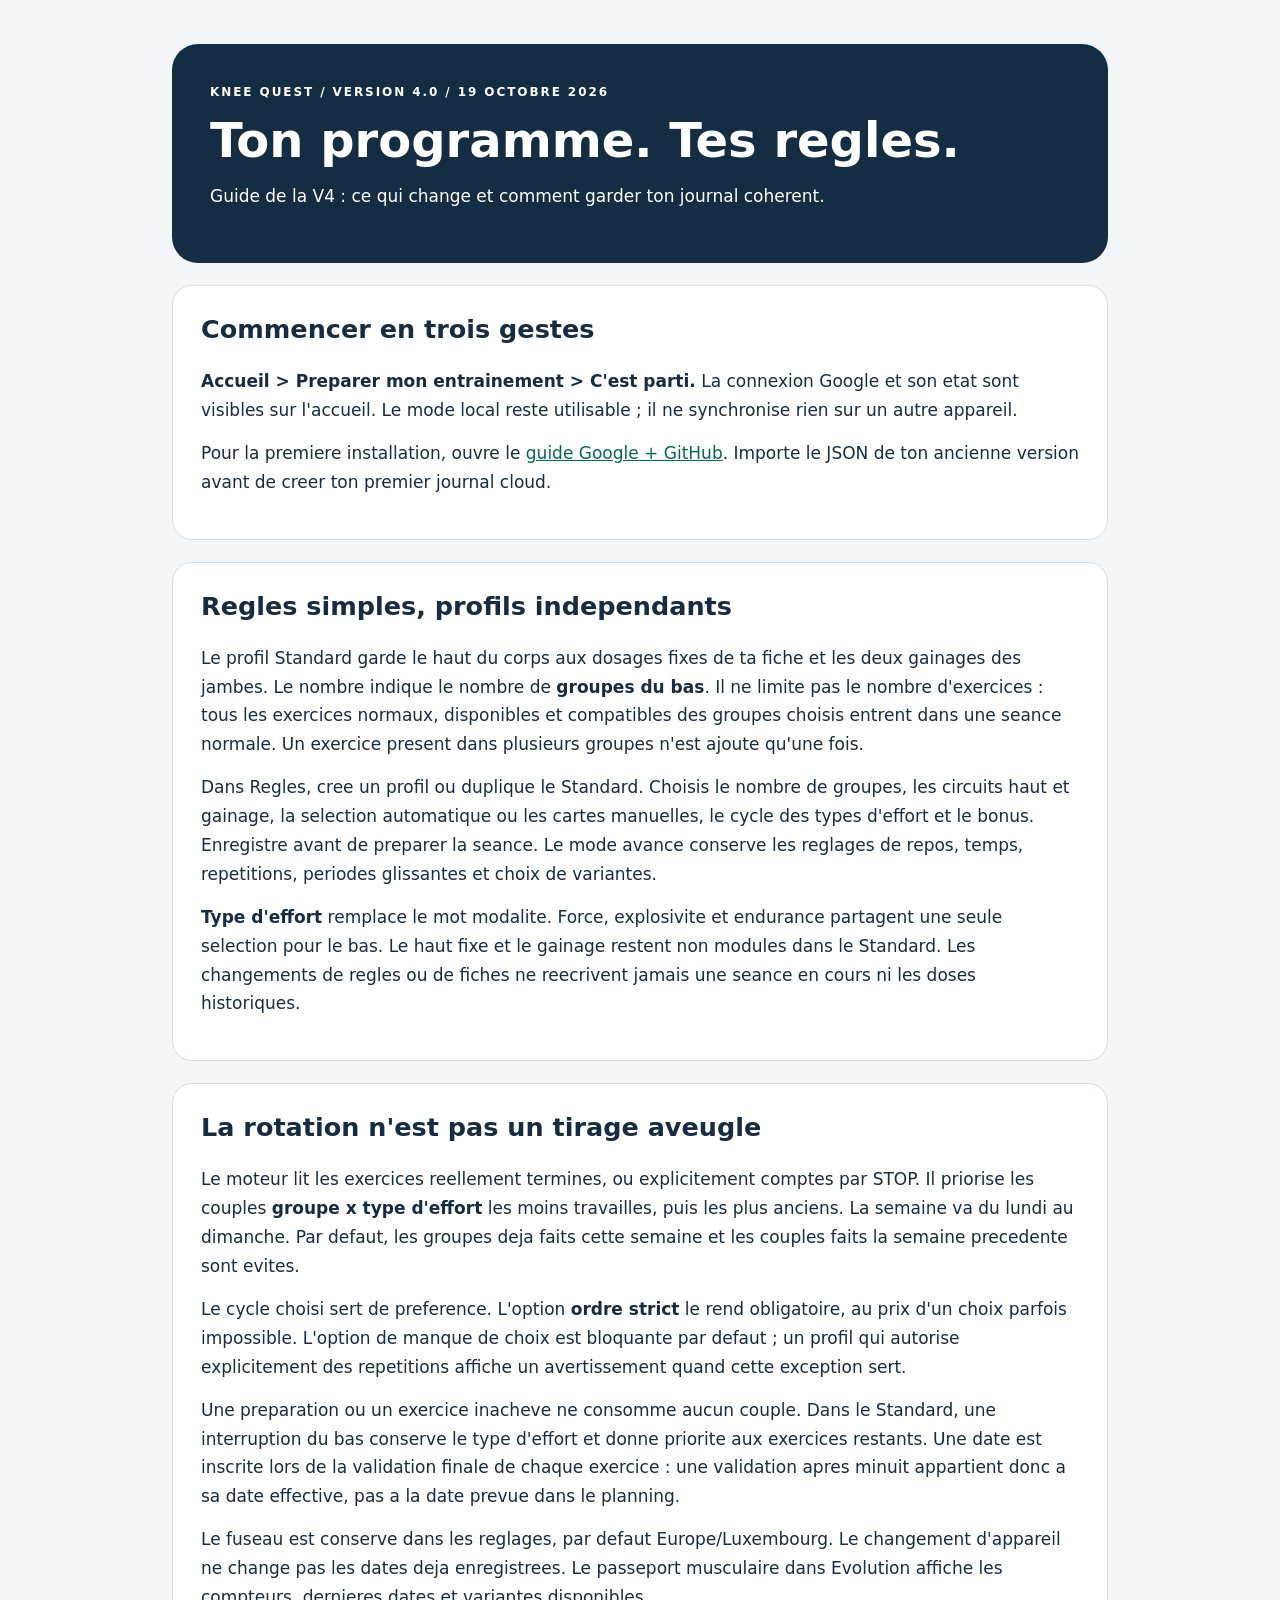
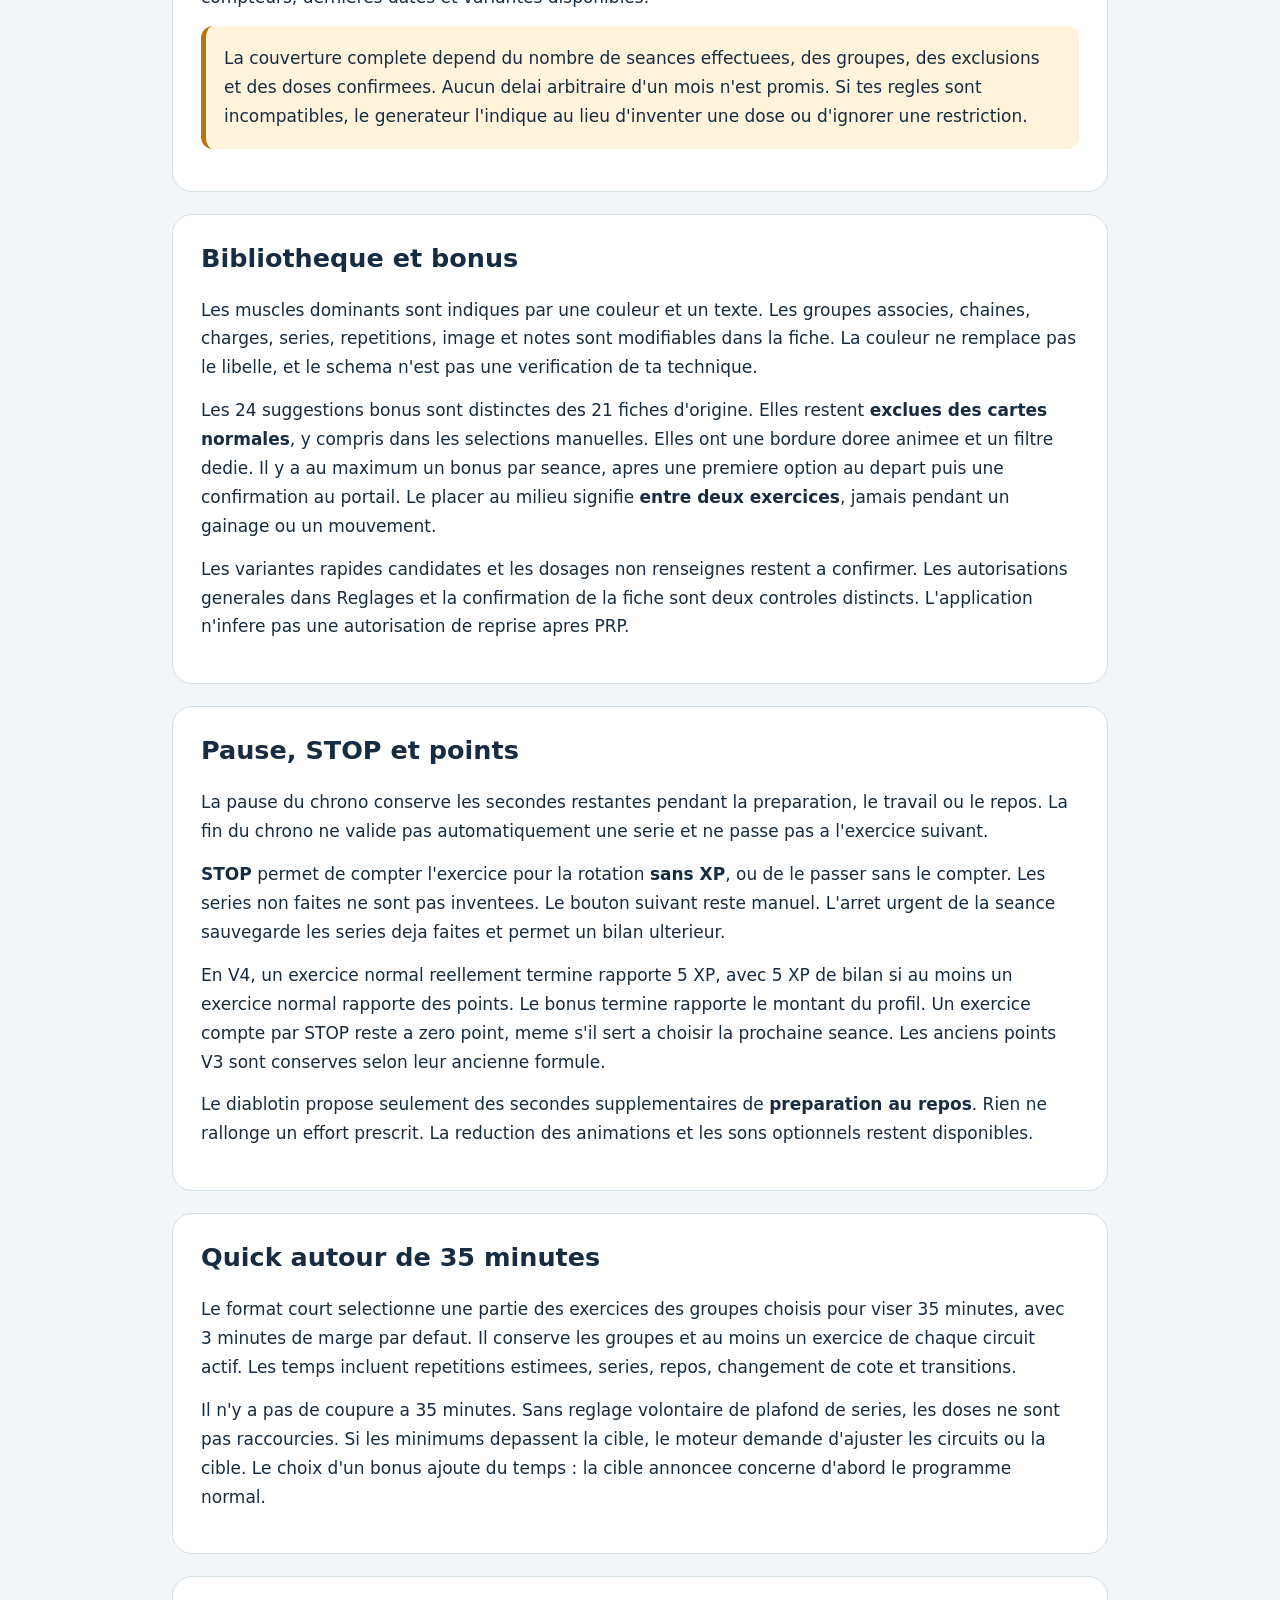
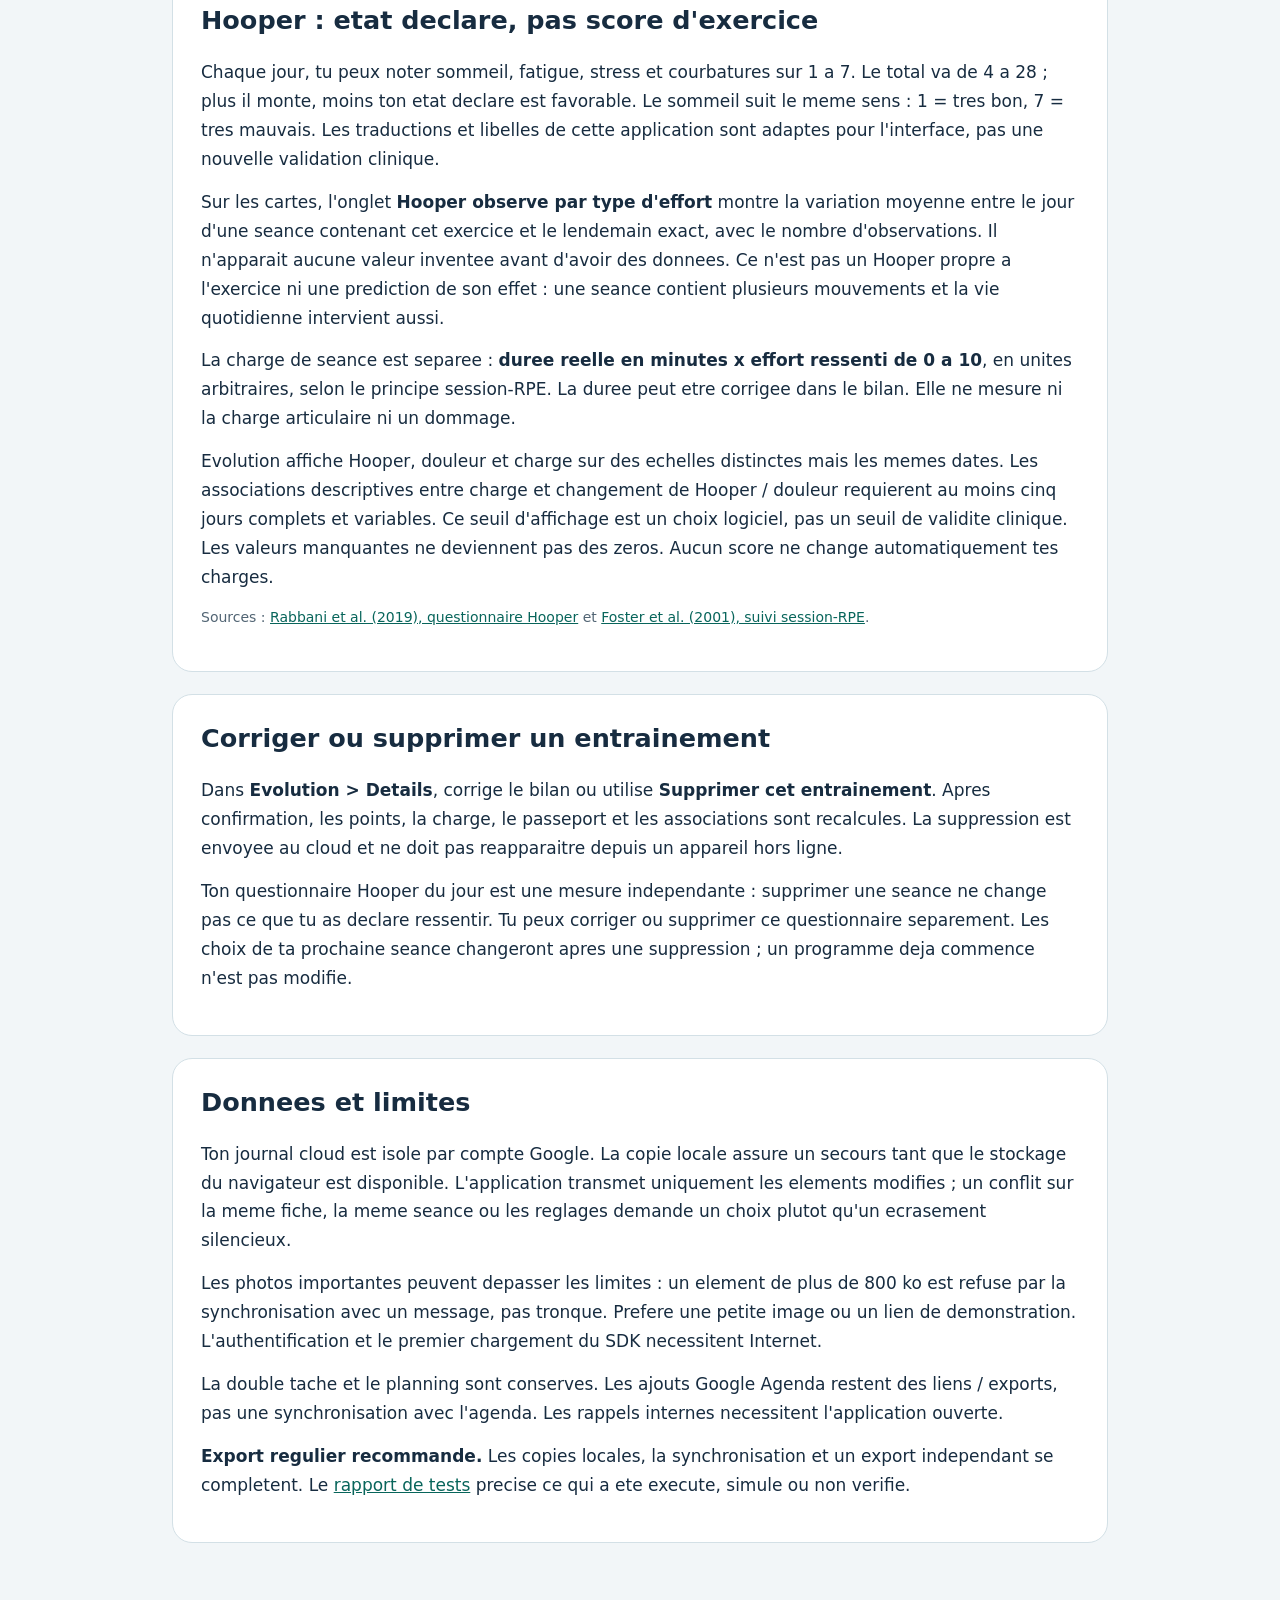
<file: GUIDE.html>
<!doctype html><html lang="fr"><meta charset="utf-8"><meta name="viewport" content="width=device-width,initial-scale=1"><title>Ton programme. Tes regles.</title><style>*{box-sizing:border-box}body{margin:0;background:#f2f6f8;color:#172c40;font:17px/1.7 system-ui,sans-serif}main{max-width:980px;margin:auto;padding:44px 22px 80px}header{padding:38px;background:#142d42;color:#fff;border-radius:26px}h1{font-size:clamp(30px,5vw,48px);line-height:1.12;margin:12px 0}h2{line-height:1.25;margin-top:0}h3{line-height:1.3}p{margin:14px 0}section{padding:28px;margin-top:22px;background:white;border:1px solid #d3e0e6;border-radius:20px}a{color:#08655b}header a{color:#c4ff8d}button,.button{display:inline-block;background:#bcfa7a;color:#123828;border:1px solid #7da35a;border-radius:12px;padding:13px 18px;font:inherit;font-weight:700;cursor:pointer;text-decoration:none;margin:5px 5px 5px 0}button.secondary{background:#e8eff4;color:#152e46}input,textarea{font:inherit;padding:13px;border:1px solid #8fa9b8;border-radius:10px;width:100%;background:#fbfdff}textarea{min-height:180px;font:14px/1.6 ui-monospace,monospace}label{font-weight:700}pre{background:#10273a;color:#effaff;padding:18px;white-space:pre-wrap;overflow-wrap:anywhere;border-radius:13px;font-size:13px;line-height:1.6}code{font-family:ui-monospace,monospace}strong{font-weight:750}.note{padding:18px;border-radius:12px;background:#eaf6f0;border-left:5px solid #268575}.warning{background:#fff4db;border-color:#b27715}.eyebrow{letter-spacing:.16em;text-transform:uppercase;font-size:12px;font-weight:800}.grid{display:grid;grid-template-columns:repeat(3,1fr);gap:12px}.metric{padding:18px;background:#e9f1f5;border-radius:13px}.metric strong{display:block;font-size:32px}.small{font-size:14px;color:#526574}table{border-collapse:collapse;width:100%;font-size:15px}th,td{padding:12px;text-align:left;border-bottom:1px solid #d3e0e6;vertical-align:top}summary{font-weight:700;cursor:pointer}ol{padding-left:24px}li{padding:6px 0}.ok{color:#147154}.bad{color:#99233d}.error{color:#9d2238;font-weight:700}@media(max-width:600px){main{padding:15px 12px 50px}header,section{padding:21px}.grid{grid-template-columns:1fr}table{font-size:13px}td,th{padding:8px}}@media print{body{background:white}section{break-inside:avoid}button{display:none}header{color:#172c40;background:#e9f1f5}}</style><main><header><div class="eyebrow">Knee Quest / Version 4.0 / 19 octobre 2026</div><h1>Ton programme. Tes regles.</h1><p>Guide de la V4 : ce qui change et comment garder ton journal coherent.</p></header><section><h2>Commencer en trois gestes</h2><p><strong>Accueil &gt; Preparer mon entrainement &gt; C'est parti.</strong> La connexion Google et son etat sont visibles sur l'accueil. Le mode local reste utilisable ; il ne synchronise rien sur un autre appareil.</p><p>Pour la premiere installation, ouvre le <a href="INSTALLATION.html">guide Google + GitHub</a>. Importe le JSON de ton ancienne version avant de creer ton premier journal cloud.</p></section>
<section><h2>Regles simples, profils independants</h2><p>Le profil Standard garde le haut du corps aux dosages fixes de ta fiche et les deux gainages des jambes. Le nombre indique le nombre de <strong>groupes du bas</strong>. Il ne limite pas le nombre d'exercices : tous les exercices normaux, disponibles et compatibles des groupes choisis entrent dans une seance normale. Un exercice present dans plusieurs groupes n'est ajoute qu'une fois.</p><p>Dans Regles, cree un profil ou duplique le Standard. Choisis le nombre de groupes, les circuits haut et gainage, la selection automatique ou les cartes manuelles, le cycle des types d'effort et le bonus. Enregistre avant de preparer la seance. Le mode avance conserve les reglages de repos, temps, repetitions, periodes glissantes et choix de variantes.</p><p><strong>Type d'effort</strong> remplace le mot modalite. Force, explosivite et endurance partagent une seule selection pour le bas. Le haut fixe et le gainage restent non modules dans le Standard. Les changements de regles ou de fiches ne reecrivent jamais une seance en cours ni les doses historiques.</p></section>
<section><h2>La rotation n'est pas un tirage aveugle</h2><p>Le moteur lit les exercices reellement termines, ou explicitement comptes par STOP. Il priorise les couples <strong>groupe x type d'effort</strong> les moins travailles, puis les plus anciens. La semaine va du lundi au dimanche. Par defaut, les groupes deja faits cette semaine et les couples faits la semaine precedente sont evites.</p><p>Le cycle choisi sert de preference. L'option <strong>ordre strict</strong> le rend obligatoire, au prix d'un choix parfois impossible. L'option de manque de choix est bloquante par defaut ; un profil qui autorise explicitement des repetitions affiche un avertissement quand cette exception sert.</p><p>Une preparation ou un exercice inacheve ne consomme aucun couple. Dans le Standard, une interruption du bas conserve le type d'effort et donne priorite aux exercices restants. Une date est inscrite lors de la validation finale de chaque exercice : une validation apres minuit appartient donc a sa date effective, pas a la date prevue dans le planning.</p><p>Le fuseau est conserve dans les reglages, par defaut Europe/Luxembourg. Le changement d'appareil ne change pas les dates deja enregistrees. Le passeport musculaire dans Evolution affiche les compteurs, dernieres dates et variantes disponibles.</p><p class="note warning">La couverture complete depend du nombre de seances effectuees, des groupes, des exclusions et des doses confirmees. Aucun delai arbitraire d'un mois n'est promis. Si tes regles sont incompatibles, le generateur l'indique au lieu d'inventer une dose ou d'ignorer une restriction.</p></section>
<section><h2>Bibliotheque et bonus</h2><p>Les muscles dominants sont indiques par une couleur et un texte. Les groupes associes, chaines, charges, series, repetitions, image et notes sont modifiables dans la fiche. La couleur ne remplace pas le libelle, et le schema n'est pas une verification de ta technique.</p><p>Les 24 suggestions bonus sont distinctes des 21 fiches d'origine. Elles restent <strong>exclues des cartes normales</strong>, y compris dans les selections manuelles. Elles ont une bordure doree animee et un filtre dedie. Il y a au maximum un bonus par seance, apres une premiere option au depart puis une confirmation au portail. Le placer au milieu signifie <strong>entre deux exercices</strong>, jamais pendant un gainage ou un mouvement.</p><p>Les variantes rapides candidates et les dosages non renseignes restent a confirmer. Les autorisations generales dans Reglages et la confirmation de la fiche sont deux controles distincts. L'application n'infere pas une autorisation de reprise apres PRP.</p></section>
<section><h2>Pause, STOP et points</h2><p>La pause du chrono conserve les secondes restantes pendant la preparation, le travail ou le repos. La fin du chrono ne valide pas automatiquement une serie et ne passe pas a l'exercice suivant.</p><p><strong>STOP</strong> permet de compter l'exercice pour la rotation <strong>sans XP</strong>, ou de le passer sans le compter. Les series non faites ne sont pas inventees. Le bouton suivant reste manuel. L'arret urgent de la seance sauvegarde les series deja faites et permet un bilan ulterieur.</p><p>En V4, un exercice normal reellement termine rapporte 5 XP, avec 5 XP de bilan si au moins un exercice normal rapporte des points. Le bonus termine rapporte le montant du profil. Un exercice compte par STOP reste a zero point, meme s'il sert a choisir la prochaine seance. Les anciens points V3 sont conserves selon leur ancienne formule.</p><p>Le diablotin propose seulement des secondes supplementaires de <strong>preparation au repos</strong>. Rien ne rallonge un effort prescrit. La reduction des animations et les sons optionnels restent disponibles.</p></section>
<section><h2>Quick autour de 35 minutes</h2><p>Le format court selectionne une partie des exercices des groupes choisis pour viser 35 minutes, avec 3 minutes de marge par defaut. Il conserve les groupes et au moins un exercice de chaque circuit actif. Les temps incluent repetitions estimees, series, repos, changement de cote et transitions.</p><p>Il n'y a pas de coupure a 35 minutes. Sans reglage volontaire de plafond de series, les doses ne sont pas raccourcies. Si les minimums depassent la cible, le moteur demande d'ajuster les circuits ou la cible. Le choix d'un bonus ajoute du temps : la cible annoncee concerne d'abord le programme normal.</p></section>
<section><h2>Hooper : etat declare, pas score d'exercice</h2><p>Chaque jour, tu peux noter sommeil, fatigue, stress et courbatures sur 1 a 7. Le total va de 4 a 28 ; plus il monte, moins ton etat declare est favorable. Le sommeil suit le meme sens : 1 = tres bon, 7 = tres mauvais. Les traductions et libelles de cette application sont adaptes pour l'interface, pas une nouvelle validation clinique.</p><p>Sur les cartes, l'onglet <strong>Hooper observe par type d'effort</strong> montre la variation moyenne entre le jour d'une seance contenant cet exercice et le lendemain exact, avec le nombre d'observations. Il n'apparait aucune valeur inventee avant d'avoir des donnees. Ce n'est pas un Hooper propre a l'exercice ni une prediction de son effet : une seance contient plusieurs mouvements et la vie quotidienne intervient aussi.</p><p>La charge de seance est separee : <strong>duree reelle en minutes x effort ressenti de 0 a 10</strong>, en unites arbitraires, selon le principe session-RPE. La duree peut etre corrigee dans le bilan. Elle ne mesure ni la charge articulaire ni un dommage.</p><p>Evolution affiche Hooper, douleur et charge sur des echelles distinctes mais les memes dates. Les associations descriptives entre charge et changement de Hooper / douleur requierent au moins cinq jours complets et variables. Ce seuil d'affichage est un choix logiciel, pas un seuil de validite clinique. Les valeurs manquantes ne deviennent pas des zeros. Aucun score ne change automatiquement tes charges.</p><p class="small">Sources : <a href="https://www.frontiersin.org/journals/physiology/articles/10.3389/fphys.2019.00109/full" target="_blank" rel="noopener noreferrer">Rabbani et al. (2019), questionnaire Hooper</a> et <a href="https://pubmed.ncbi.nlm.nih.gov/11708692/" target="_blank" rel="noopener noreferrer">Foster et al. (2001), suivi session-RPE</a>.</p></section>
<section><h2>Corriger ou supprimer un entrainement</h2><p>Dans <strong>Evolution &gt; Details</strong>, corrige le bilan ou utilise <strong>Supprimer cet entrainement</strong>. Apres confirmation, les points, la charge, le passeport et les associations sont recalcules. La suppression est envoyee au cloud et ne doit pas reapparaitre depuis un appareil hors ligne.</p><p>Ton questionnaire Hooper du jour est une mesure independante : supprimer une seance ne change pas ce que tu as declare ressentir. Tu peux corriger ou supprimer ce questionnaire separement. Les choix de ta prochaine seance changeront apres une suppression ; un programme deja commence n'est pas modifie.</p></section>
<section><h2>Donnees et limites</h2><p>Ton journal cloud est isole par compte Google. La copie locale assure un secours tant que le stockage du navigateur est disponible. L'application transmet uniquement les elements modifies ; un conflit sur la meme fiche, la meme seance ou les reglages demande un choix plutot qu'un ecrasement silencieux.</p><p>Les photos importantes peuvent depasser les limites : un element de plus de 800 ko est refuse par la synchronisation avec un message, pas tronque. Prefere une petite image ou un lien de demonstration. L'authentification et le premier chargement du SDK necessitent Internet.</p><p>La double tache et le planning sont conserves. Les ajouts Google Agenda restent des liens / exports, pas une synchronisation avec l'agenda. Les rappels internes necessitent l'application ouverte.</p><p><strong>Export regulier recommande.</strong> Les copies locales, la synchronisation et un export independant se completent. Le <a href="RAPPORT-TESTS.html">rapport de tests</a> precise ce qui a ete execute, simule ou non verifie.</p></section></main></html>
</file>
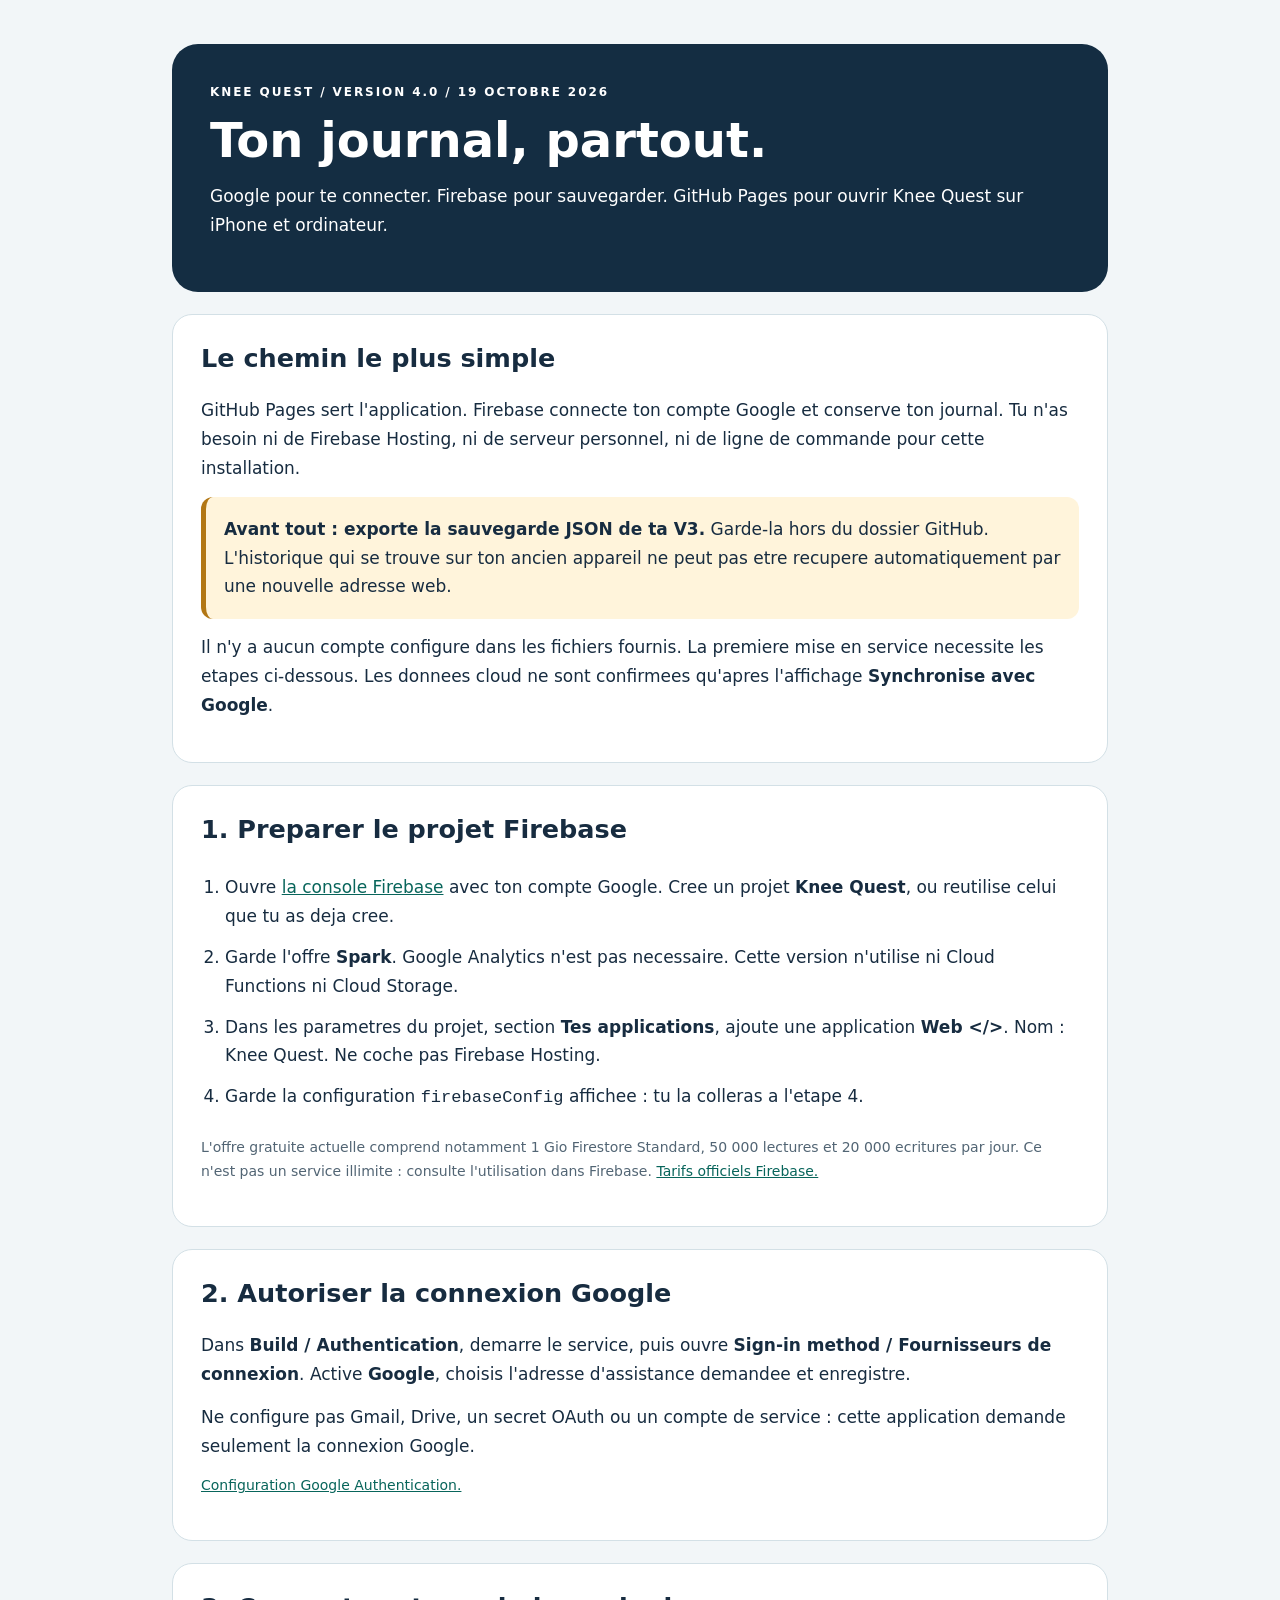
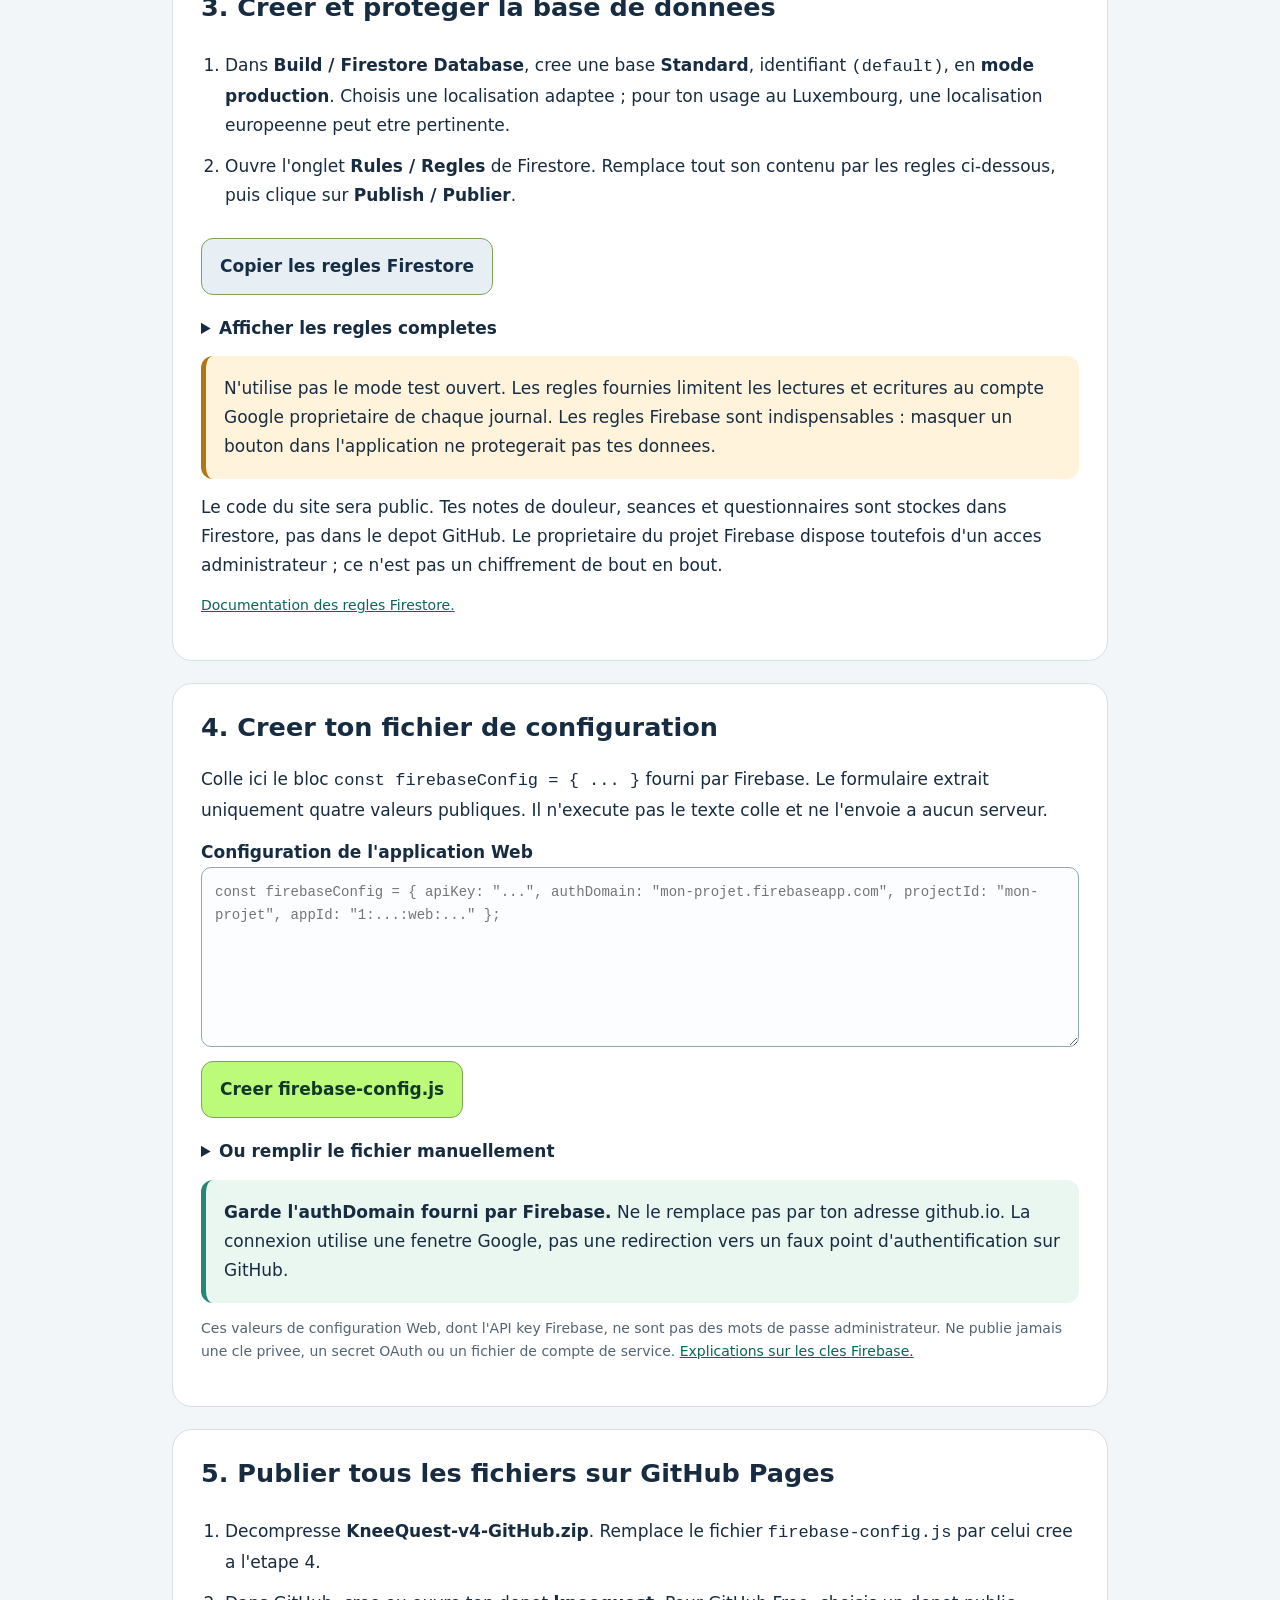
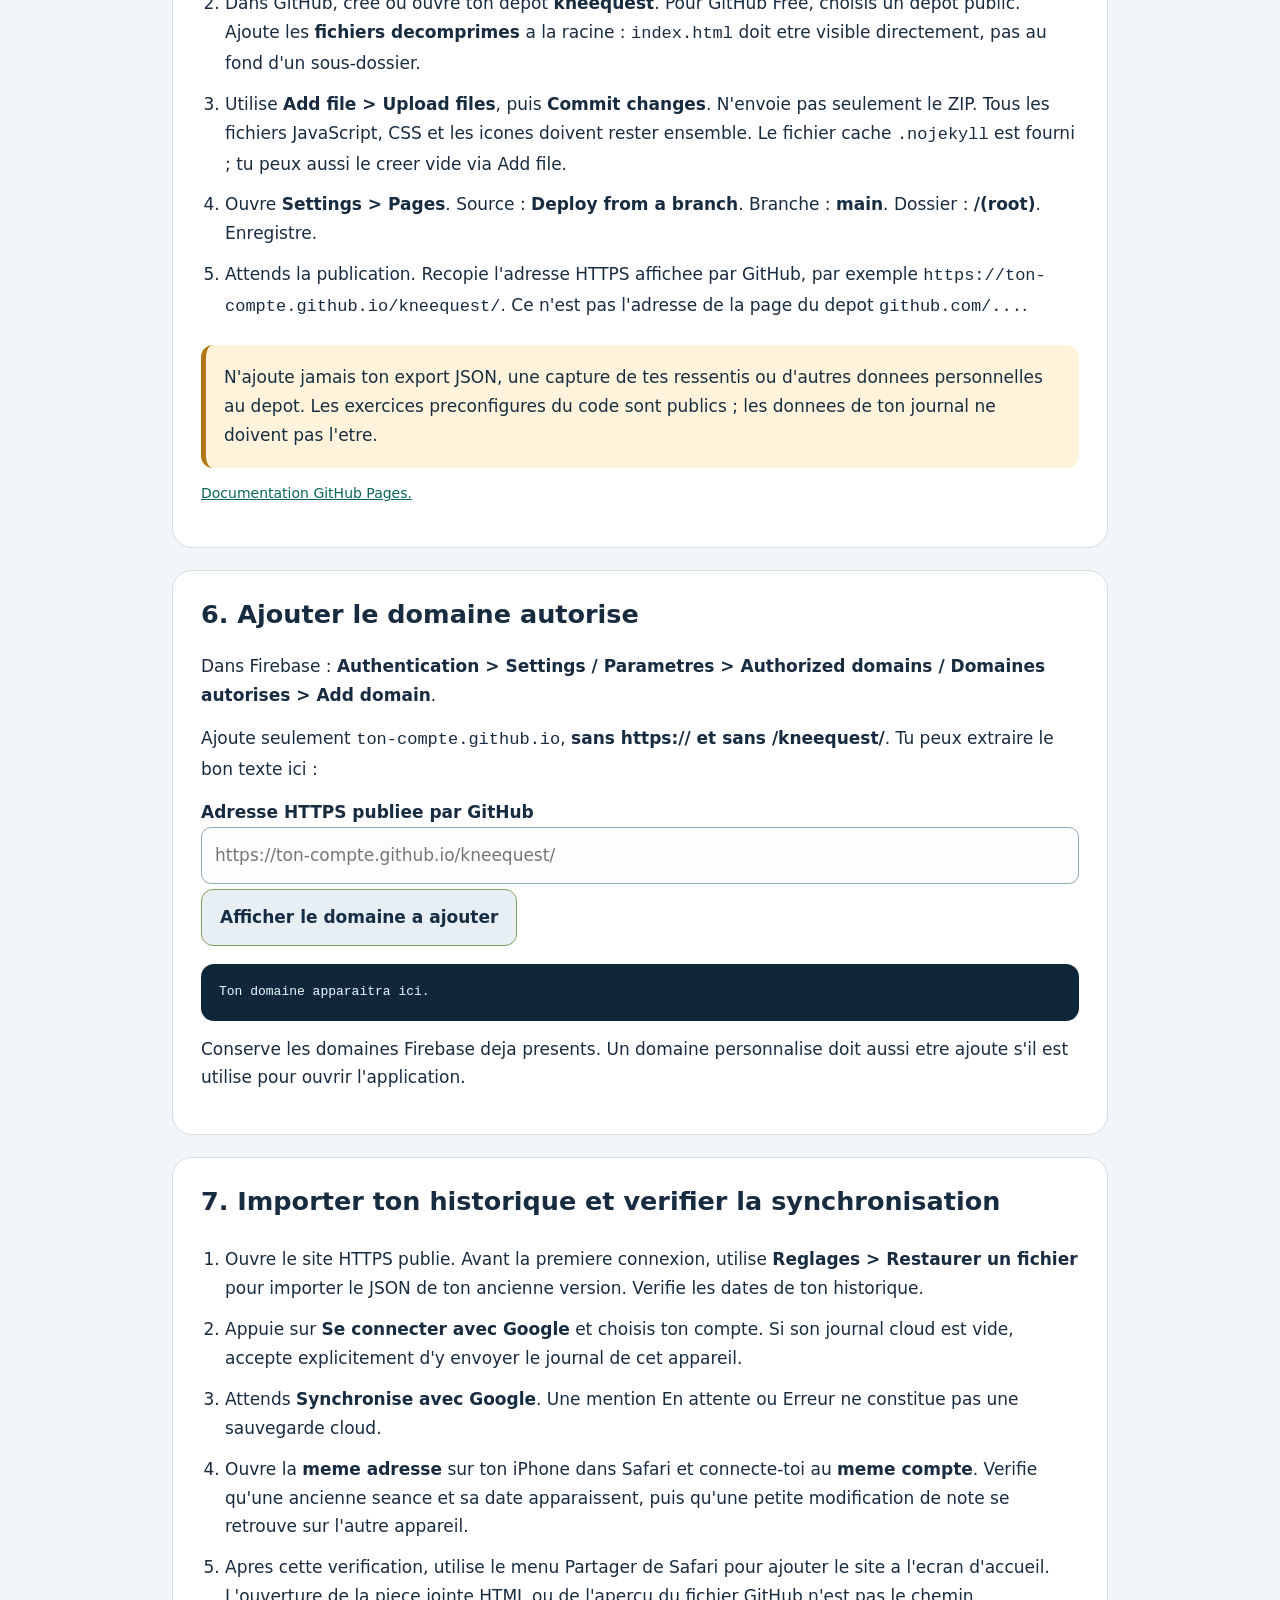
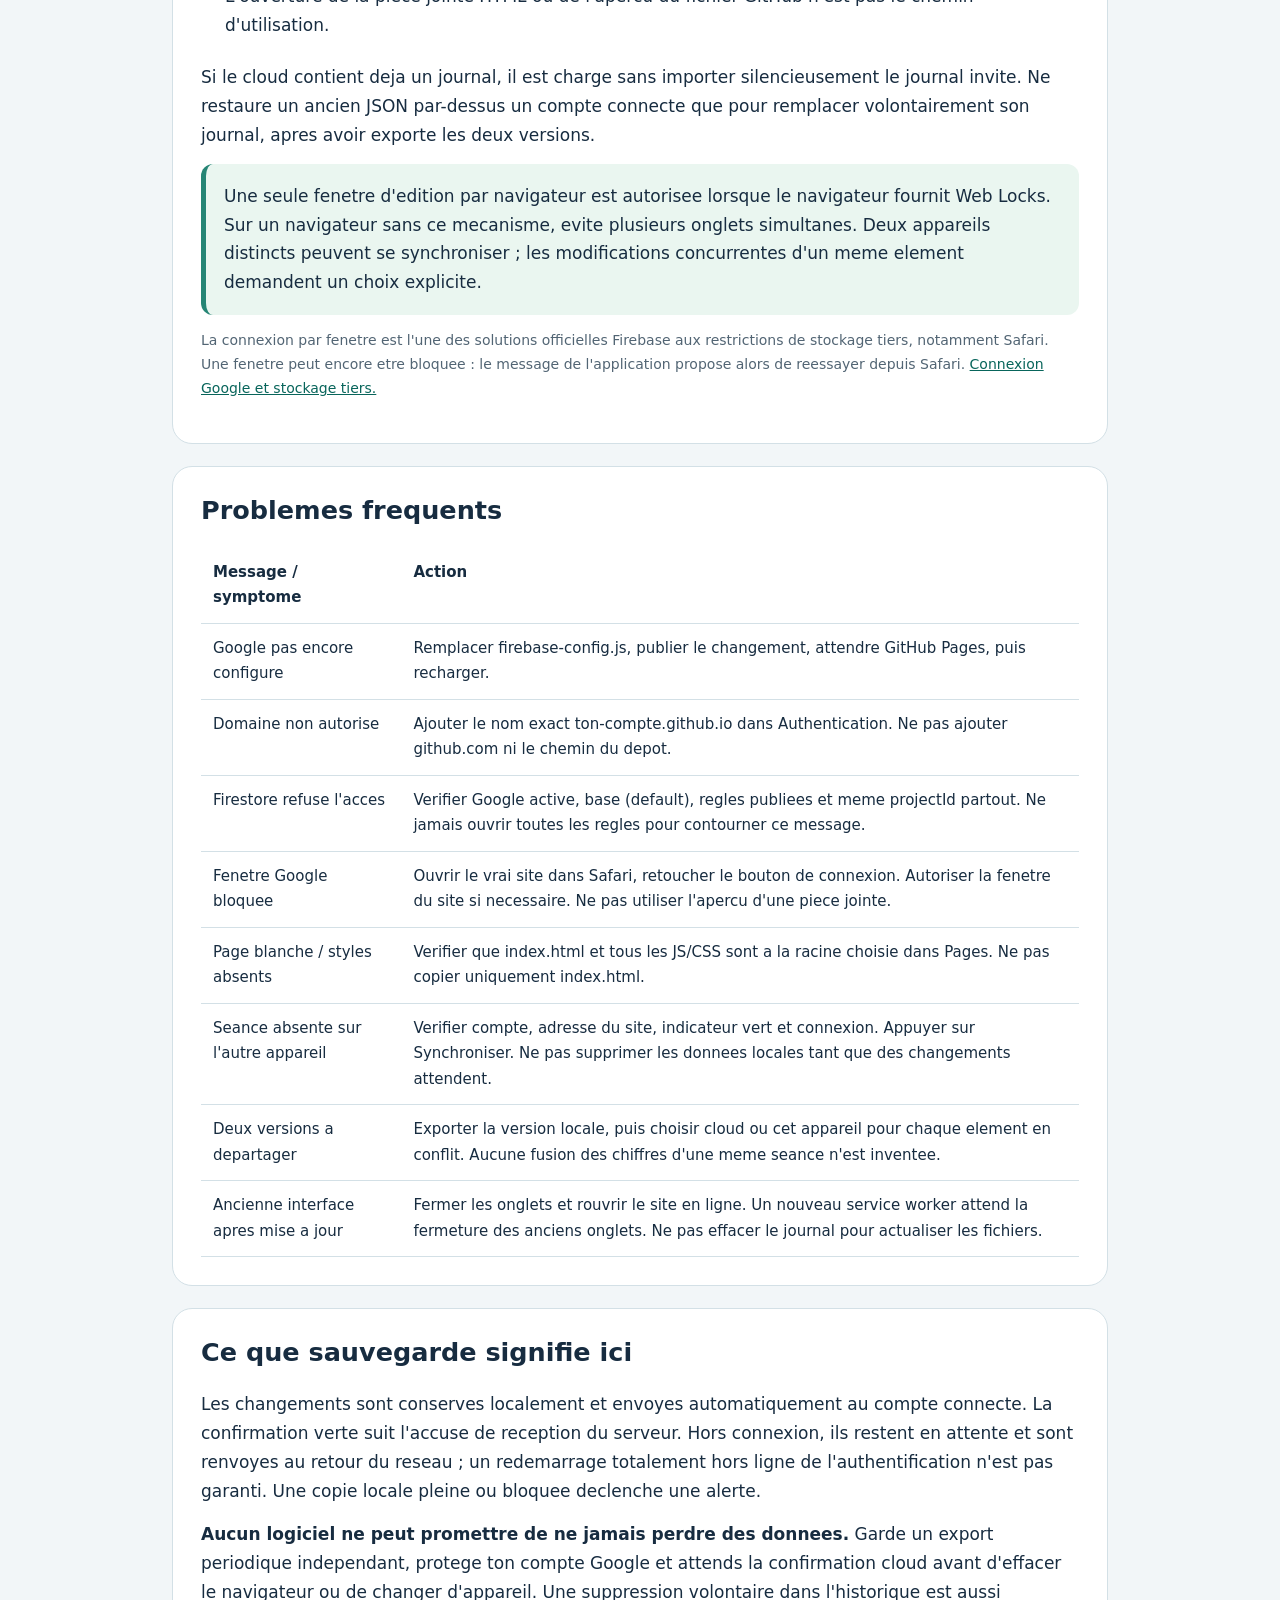
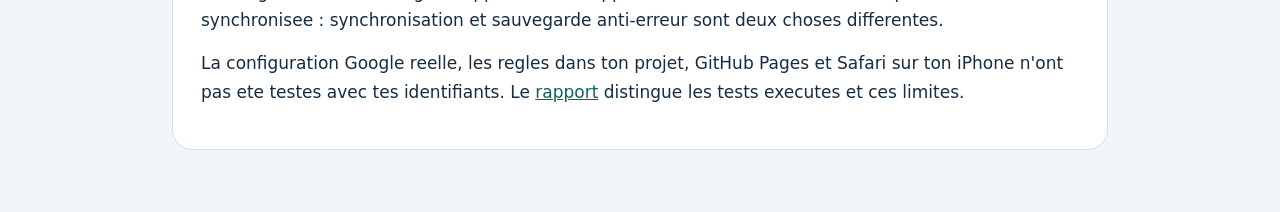
<file: INSTALLATION.html>
<!doctype html><html lang="fr"><meta charset="utf-8"><meta name="viewport" content="width=device-width,initial-scale=1"><title>Ton journal, partout.</title><style>*{box-sizing:border-box}body{margin:0;background:#f2f6f8;color:#172c40;font:17px/1.7 system-ui,sans-serif}main{max-width:980px;margin:auto;padding:44px 22px 80px}header{padding:38px;background:#142d42;color:#fff;border-radius:26px}h1{font-size:clamp(30px,5vw,48px);line-height:1.12;margin:12px 0}h2{line-height:1.25;margin-top:0}h3{line-height:1.3}p{margin:14px 0}section{padding:28px;margin-top:22px;background:white;border:1px solid #d3e0e6;border-radius:20px}a{color:#08655b}header a{color:#c4ff8d}button,.button{display:inline-block;background:#bcfa7a;color:#123828;border:1px solid #7da35a;border-radius:12px;padding:13px 18px;font:inherit;font-weight:700;cursor:pointer;text-decoration:none;margin:5px 5px 5px 0}button.secondary{background:#e8eff4;color:#152e46}input,textarea{font:inherit;padding:13px;border:1px solid #8fa9b8;border-radius:10px;width:100%;background:#fbfdff}textarea{min-height:180px;font:14px/1.6 ui-monospace,monospace}label{font-weight:700}pre{background:#10273a;color:#effaff;padding:18px;white-space:pre-wrap;overflow-wrap:anywhere;border-radius:13px;font-size:13px;line-height:1.6}code{font-family:ui-monospace,monospace}strong{font-weight:750}.note{padding:18px;border-radius:12px;background:#eaf6f0;border-left:5px solid #268575}.warning{background:#fff4db;border-color:#b27715}.eyebrow{letter-spacing:.16em;text-transform:uppercase;font-size:12px;font-weight:800}.grid{display:grid;grid-template-columns:repeat(3,1fr);gap:12px}.metric{padding:18px;background:#e9f1f5;border-radius:13px}.metric strong{display:block;font-size:32px}.small{font-size:14px;color:#526574}table{border-collapse:collapse;width:100%;font-size:15px}th,td{padding:12px;text-align:left;border-bottom:1px solid #d3e0e6;vertical-align:top}summary{font-weight:700;cursor:pointer}ol{padding-left:24px}li{padding:6px 0}.ok{color:#147154}.bad{color:#99233d}.error{color:#9d2238;font-weight:700}@media(max-width:600px){main{padding:15px 12px 50px}header,section{padding:21px}.grid{grid-template-columns:1fr}table{font-size:13px}td,th{padding:8px}}@media print{body{background:white}section{break-inside:avoid}button{display:none}header{color:#172c40;background:#e9f1f5}}</style><main><header><div class="eyebrow">Knee Quest / Version 4.0 / 19 octobre 2026</div><h1>Ton journal, partout.</h1><p>Google pour te connecter. Firebase pour sauvegarder. GitHub Pages pour ouvrir Knee Quest sur iPhone et ordinateur.</p></header><section><h2>Le chemin le plus simple</h2><p>GitHub Pages sert l'application. Firebase connecte ton compte Google et conserve ton journal. Tu n'as besoin ni de Firebase Hosting, ni de serveur personnel, ni de ligne de commande pour cette installation.</p><p class="note warning"><strong>Avant tout : exporte la sauvegarde JSON de ta V3.</strong> Garde-la hors du dossier GitHub. L'historique qui se trouve sur ton ancien appareil ne peut pas etre recupere automatiquement par une nouvelle adresse web.</p><p>Il n'y a aucun compte configure dans les fichiers fournis. La premiere mise en service necessite les etapes ci-dessous. Les donnees cloud ne sont confirmees qu'apres l'affichage <strong>Synchronise avec Google</strong>.</p></section>
<section id="firebase"><h2>1. Preparer le projet Firebase</h2><ol><li>Ouvre <a href="https://console.firebase.google.com/" target="_blank" rel="noopener noreferrer">la console Firebase</a> avec ton compte Google. Cree un projet <strong>Knee Quest</strong>, ou reutilise celui que tu as deja cree.</li><li>Garde l'offre <strong>Spark</strong>. Google Analytics n'est pas necessaire. Cette version n'utilise ni Cloud Functions ni Cloud Storage.</li><li>Dans les parametres du projet, section <strong>Tes applications</strong>, ajoute une application <strong>Web &lt;/&gt;</strong>. Nom : Knee Quest. Ne coche pas Firebase Hosting.</li><li>Garde la configuration <code>firebaseConfig</code> affichee : tu la colleras a l'etape 4.</li></ol><p class="small">L'offre gratuite actuelle comprend notamment 1 Gio Firestore Standard, 50 000 lectures et 20 000 ecritures par jour. Ce n'est pas un service illimite : consulte l'utilisation dans Firebase. <a href="https://firebase.google.com/pricing" target="_blank" rel="noopener noreferrer">Tarifs officiels Firebase.</a></p></section>
<section><h2>2. Autoriser la connexion Google</h2><p>Dans <strong>Build / Authentication</strong>, demarre le service, puis ouvre <strong>Sign-in method / Fournisseurs de connexion</strong>. Active <strong>Google</strong>, choisis l'adresse d'assistance demandee et enregistre.</p><p>Ne configure pas Gmail, Drive, un secret OAuth ou un compte de service : cette application demande seulement la connexion Google.</p><p class="small"><a href="https://firebase.google.com/docs/auth/web/google-signin" target="_blank" rel="noopener noreferrer">Configuration Google Authentication.</a></p></section>
<section><h2>3. Creer et proteger la base de donnees</h2><ol><li>Dans <strong>Build / Firestore Database</strong>, cree une base <strong>Standard</strong>, identifiant <code>(default)</code>, en <strong>mode production</strong>. Choisis une localisation adaptee ; pour ton usage au Luxembourg, une localisation europeenne peut etre pertinente.</li><li>Ouvre l'onglet <strong>Rules / Regles</strong> de Firestore. Remplace tout son contenu par les regles ci-dessous, puis clique sur <strong>Publish / Publier</strong>.</li></ol><button id="copy-rules" class="secondary">Copier les regles Firestore</button><p id="copy-status" aria-live="polite"></p><details><summary>Afficher les regles completes</summary><pre id="rules-code">rules_version = &#x27;2&#x27;;
service cloud.firestore {
  match /databases/{database}/documents {
    function owner(uid) {
      return request.auth != null &amp;&amp; request.auth.uid == uid
        &amp;&amp; request.auth.token.email_verified == true
        &amp;&amp; request.auth.token.firebase.sign_in_provider == &#x27;google.com&#x27;;
    }
    function validRecord() {
      return request.resource.data.keys().hasOnly([&#x27;payload&#x27;, &#x27;deleted&#x27;, &#x27;rev&#x27;, &#x27;updatedAt&#x27;])
        &amp;&amp; request.resource.data.payload is string
        &amp;&amp; request.resource.data.payload.size() &lt;= 800000
        &amp;&amp; request.resource.data.deleted is bool
        &amp;&amp; request.resource.data.rev is int
        &amp;&amp; request.resource.data.updatedAt == request.time
        &amp;&amp; (!request.resource.data.deleted || request.resource.data.payload == &#x27;&#x27;);
    }
    match /users/{uid}/records/{recordId} {
      allow read: if owner(uid);
      allow create: if owner(uid) &amp;&amp; validRecord() &amp;&amp; request.resource.data.rev == 1;
      allow update: if owner(uid) &amp;&amp; validRecord()
        &amp;&amp; request.resource.data.rev == resource.data.rev + 1;
      // Keep revision tombstones so an offline device cannot resurrect a deletion.
      allow delete: if false;
    }
    match /{document=**} { allow read, write: if false; }
  }
}
</pre></details><p class="note warning">N'utilise pas le mode test ouvert. Les regles fournies limitent les lectures et ecritures au compte Google proprietaire de chaque journal. Les regles Firebase sont indispensables : masquer un bouton dans l'application ne protegerait pas tes donnees.</p><p>Le code du site sera public. Tes notes de douleur, seances et questionnaires sont stockes dans Firestore, pas dans le depot GitHub. Le proprietaire du projet Firebase dispose toutefois d'un acces administrateur ; ce n'est pas un chiffrement de bout en bout.</p><p class="small"><a href="https://firebase.google.com/docs/firestore/security/get-started" target="_blank" rel="noopener noreferrer">Documentation des regles Firestore.</a></p></section>
<section id="config"><h2>4. Creer ton fichier de configuration</h2><p>Colle ici le bloc <code>const firebaseConfig = { ... }</code> fourni par Firebase. Le formulaire extrait uniquement quatre valeurs publiques. Il n'execute pas le texte colle et ne l'envoie a aucun serveur.</p><label for="config-paste">Configuration de l'application Web</label><textarea id="config-paste" spellcheck="false" placeholder='const firebaseConfig = { apiKey: "...", authDomain: "mon-projet.firebaseapp.com", projectId: "mon-projet", appId: "1:...:web:..." };'></textarea><button id="make-config">Creer firebase-config.js</button><p id="config-result" role="status"></p><details><summary>Ou remplir le fichier manuellement</summary><p>Dans <code>firebase-config.js</code>, remplace seulement les quatre chaines vides par les valeurs exactes de Firebase. Conserve <code>window.KQ_FIREBASE_CONFIG</code>.</p><pre>window.KQ_FIREBASE_CONFIG = {
  apiKey: "VALEUR_FIREBASE",
  authDomain: "TON-PROJET.firebaseapp.com",
  projectId: "TON-PROJET",
  appId: "VALEUR_FIREBASE"
};</pre></details><p class="note"><strong>Garde l'authDomain fourni par Firebase.</strong> Ne le remplace pas par ton adresse github.io. La connexion utilise une fenetre Google, pas une redirection vers un faux point d'authentification sur GitHub.</p><p class="small">Ces valeurs de configuration Web, dont l'API key Firebase, ne sont pas des mots de passe administrateur. Ne publie jamais une cle privee, un secret OAuth ou un fichier de compte de service. <a href="https://firebase.google.com/docs/projects/api-keys" target="_blank" rel="noopener noreferrer">Explications sur les cles Firebase.</a></p></section>
<section id="github"><h2>5. Publier tous les fichiers sur GitHub Pages</h2><ol><li>Decompresse <strong>KneeQuest-v4-GitHub.zip</strong>. Remplace le fichier <code>firebase-config.js</code> par celui cree a l'etape 4.</li><li>Dans GitHub, cree ou ouvre ton depot <strong>kneequest</strong>. Pour GitHub Free, choisis un depot public. Ajoute les <strong>fichiers decomprimes</strong> a la racine : <code>index.html</code> doit etre visible directement, pas au fond d'un sous-dossier.</li><li>Utilise <strong>Add file &gt; Upload files</strong>, puis <strong>Commit changes</strong>. N'envoie pas seulement le ZIP. Tous les fichiers JavaScript, CSS et les icones doivent rester ensemble. Le fichier cache <code>.nojekyll</code> est fourni ; tu peux aussi le creer vide via Add file.</li><li>Ouvre <strong>Settings &gt; Pages</strong>. Source : <strong>Deploy from a branch</strong>. Branche : <strong>main</strong>. Dossier : <strong>/(root)</strong>. Enregistre.</li><li>Attends la publication. Recopie l'adresse HTTPS affichee par GitHub, par exemple <code>https://ton-compte.github.io/kneequest/</code>. Ce n'est pas l'adresse de la page du depot <code>github.com/...</code>.</li></ol><p class="note warning">N'ajoute jamais ton export JSON, une capture de tes ressentis ou d'autres donnees personnelles au depot. Les exercices preconfigures du code sont publics ; les donnees de ton journal ne doivent pas l'etre.</p><p class="small"><a href="https://docs.github.com/en/pages/getting-started-with-github-pages/configuring-a-publishing-source-for-your-github-pages-site" target="_blank" rel="noopener noreferrer">Documentation GitHub Pages.</a></p></section>
<section id="domain"><h2>6. Ajouter le domaine autorise</h2><p>Dans Firebase : <strong>Authentication &gt; Settings / Parametres &gt; Authorized domains / Domaines autorises &gt; Add domain</strong>.</p><p>Ajoute seulement <code>ton-compte.github.io</code>, <strong>sans https:// et sans /kneequest/</strong>. Tu peux extraire le bon texte ici :</p><label for="site-url">Adresse HTTPS publiee par GitHub</label><input id="site-url" placeholder="https://ton-compte.github.io/kneequest/" type="url"><button id="get-domain" class="secondary">Afficher le domaine a ajouter</button><pre id="domain-result">Ton domaine apparaitra ici.</pre><p>Conserve les domaines Firebase deja presents. Un domaine personnalise doit aussi etre ajoute s'il est utilise pour ouvrir l'application.</p></section>
<section id="migration"><h2>7. Importer ton historique et verifier la synchronisation</h2><ol><li>Ouvre le site HTTPS publie. Avant la premiere connexion, utilise <strong>Reglages &gt; Restaurer un fichier</strong> pour importer le JSON de ton ancienne version. Verifie les dates de ton historique.</li><li>Appuie sur <strong>Se connecter avec Google</strong> et choisis ton compte. Si son journal cloud est vide, accepte explicitement d'y envoyer le journal de cet appareil.</li><li>Attends <strong>Synchronise avec Google</strong>. Une mention En attente ou Erreur ne constitue pas une sauvegarde cloud.</li><li>Ouvre la <strong>meme adresse</strong> sur ton iPhone dans Safari et connecte-toi au <strong>meme compte</strong>. Verifie qu'une ancienne seance et sa date apparaissent, puis qu'une petite modification de note se retrouve sur l'autre appareil.</li><li>Apres cette verification, utilise le menu Partager de Safari pour ajouter le site a l'ecran d'accueil. L'ouverture de la piece jointe HTML ou de l'apercu du fichier GitHub n'est pas le chemin d'utilisation.</li></ol><p>Si le cloud contient deja un journal, il est charge sans importer silencieusement le journal invite. Ne restaure un ancien JSON par-dessus un compte connecte que pour remplacer volontairement son journal, apres avoir exporte les deux versions.</p><p class="note">Une seule fenetre d'edition par navigateur est autorisee lorsque le navigateur fournit Web Locks. Sur un navigateur sans ce mecanisme, evite plusieurs onglets simultanes. Deux appareils distincts peuvent se synchroniser ; les modifications concurrentes d'un meme element demandent un choix explicite.</p><p class="small">La connexion par fenetre est l'une des solutions officielles Firebase aux restrictions de stockage tiers, notamment Safari. Une fenetre peut encore etre bloquee : le message de l'application propose alors de reessayer depuis Safari. <a href="https://firebase.google.com/docs/auth/web/redirect-best-practices" target="_blank" rel="noopener noreferrer">Connexion Google et stockage tiers.</a></p></section>
<section><h2>Problemes frequents</h2><table><tr><th>Message / symptome</th><th>Action</th></tr><tr><td>Google pas encore configure</td><td>Remplacer firebase-config.js, publier le changement, attendre GitHub Pages, puis recharger.</td></tr><tr><td>Domaine non autorise</td><td>Ajouter le nom exact ton-compte.github.io dans Authentication. Ne pas ajouter github.com ni le chemin du depot.</td></tr><tr><td>Firestore refuse l'acces</td><td>Verifier Google active, base (default), regles publiees et meme projectId partout. Ne jamais ouvrir toutes les regles pour contourner ce message.</td></tr><tr><td>Fenetre Google bloquee</td><td>Ouvrir le vrai site dans Safari, retoucher le bouton de connexion. Autoriser la fenetre du site si necessaire. Ne pas utiliser l'apercu d'une piece jointe.</td></tr><tr><td>Page blanche / styles absents</td><td>Verifier que index.html et tous les JS/CSS sont a la racine choisie dans Pages. Ne pas copier uniquement index.html.</td></tr><tr><td>Seance absente sur l'autre appareil</td><td>Verifier compte, adresse du site, indicateur vert et connexion. Appuyer sur Synchroniser. Ne pas supprimer les donnees locales tant que des changements attendent.</td></tr><tr><td>Deux versions a departager</td><td>Exporter la version locale, puis choisir cloud ou cet appareil pour chaque element en conflit. Aucune fusion des chiffres d'une meme seance n'est inventee.</td></tr><tr><td>Ancienne interface apres mise a jour</td><td>Fermer les onglets et rouvrir le site en ligne. Un nouveau service worker attend la fermeture des anciens onglets. Ne pas effacer le journal pour actualiser les fichiers.</td></tr></table></section>
<section><h2>Ce que sauvegarde signifie ici</h2><p>Les changements sont conserves localement et envoyes automatiquement au compte connecte. La confirmation verte suit l'accuse de reception du serveur. Hors connexion, ils restent en attente et sont renvoyes au retour du reseau ; un redemarrage totalement hors ligne de l'authentification n'est pas garanti. Une copie locale pleine ou bloquee declenche une alerte.</p><p><strong>Aucun logiciel ne peut promettre de ne jamais perdre des donnees.</strong> Garde un export periodique independant, protege ton compte Google et attends la confirmation cloud avant d'effacer le navigateur ou de changer d'appareil. Une suppression volontaire dans l'historique est aussi synchronisee : synchronisation et sauvegarde anti-erreur sont deux choses differentes.</p><p>La configuration Google reelle, les regles dans ton projet, GitHub Pages et Safari sur ton iPhone n'ont pas ete testes avec tes identifiants. Le <a href="RAPPORT-TESTS.html">rapport</a> distingue les tests executes et ces limites.</p></section></main><script>
const $=id=>document.getElementById(id);
function download(name,text){const url=URL.createObjectURL(new Blob([text],{type:'text/javascript;charset=utf-8'})),a=document.createElement('a');a.href=url;a.download=name;a.click();setTimeout(()=>URL.revokeObjectURL(url),3000);}
$('make-config').onclick=()=>{const s=$('config-paste').value,out={};try{if(/private_key|client_secret|service_account/.test(s))throw Error('Ne colle pas de secret ou de compte de service. Utilise la configuration de ton application Web.');for(const k of ['apiKey','authDomain','projectId','appId']){const re=new RegExp('(?:["\']?'+k+'["\']?)\\s*:\\s*["\']([^"\']+)["\']');const m=s.match(re);if(!m||!m[1].trim()||m[1].includes('...'))throw Error('Valeur manquante ou incomplete : '+k);out[k]=m[1].trim();}if(!/^[a-z0-9-]+\.firebaseapp\.com$/.test(out.authDomain))throw Error('Conserve le domaine .firebaseapp.com fourni par Firebase.');window.generatedConfig=out;download('firebase-config.js','// Configuration publique Web Firebase. Aucun secret administrateur.\nwindow.KQ_FIREBASE_CONFIG = '+JSON.stringify(out,null,2)+';\n');$('config-result').className='ok';$('config-result').textContent='Fichier cree. Remplace firebase-config.js dans le dossier a publier sur GitHub.';}catch(e){$('config-result').className='error';$('config-result').textContent=e.message;}};
$('get-domain').onclick=()=>{try{const u=new URL($('site-url').value);if(u.protocol!=='https:'||u.hostname==='github.com')throw Error();$('domain-result').textContent=u.hostname;}catch{$('domain-result').textContent='Colle une adresse HTTPS de site publie, pas la page github.com du depot.';}};
$('copy-rules').onclick=async()=>{try{await navigator.clipboard.writeText($('rules-code').textContent);$('copy-status').textContent='Regles copiees. Colle-les dans Firebase puis Publier.';}catch{$('rules-code').closest('details').open=true;$('copy-status').textContent='Copie automatique indisponible ici. Selectionne et copie le texte des regles ci-dessous.';}};
</script></html>
</file>
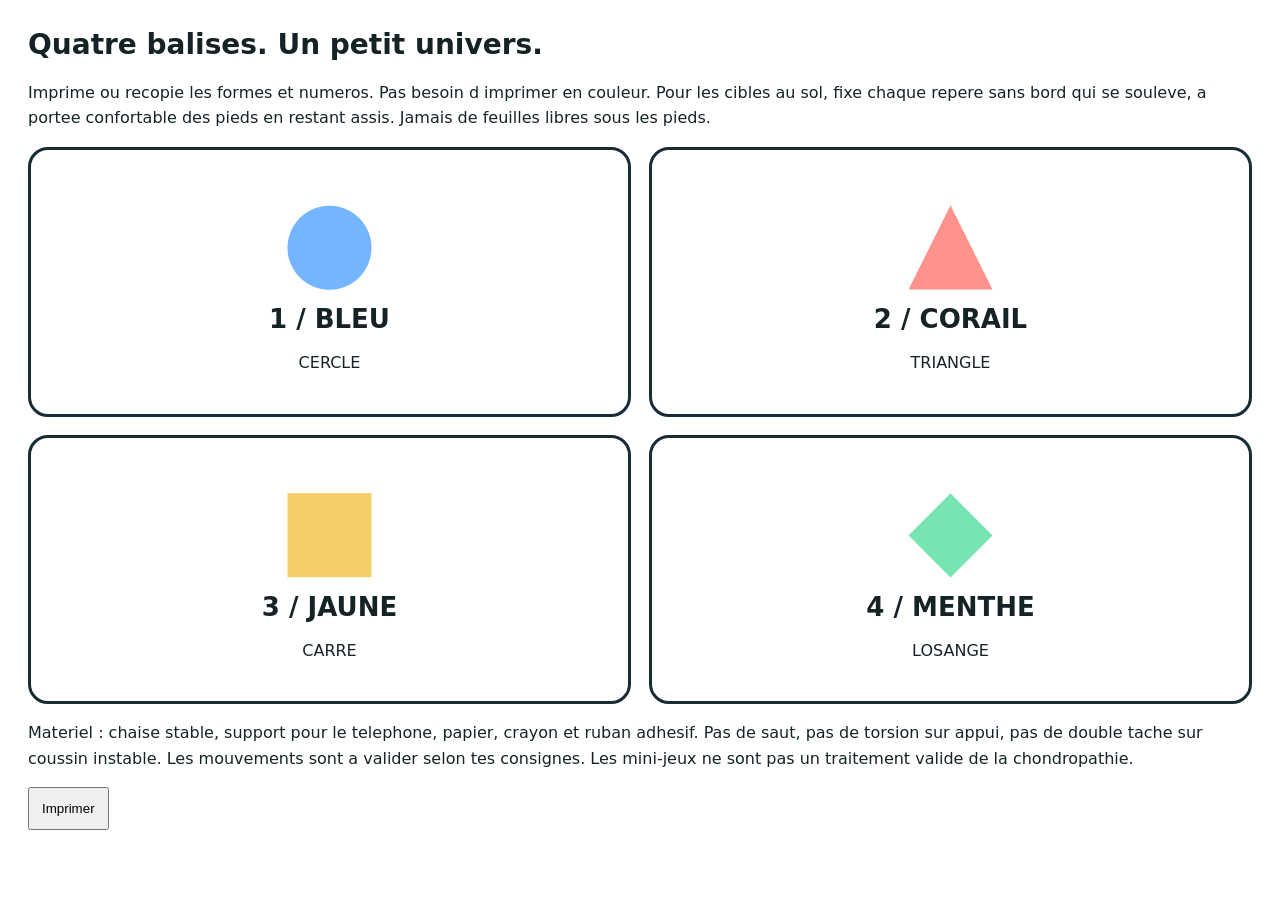
<file: KIT-BALISES.html>
<!doctype html><html lang="fr"><meta charset="utf-8"><title>Knee Quest - kit de balises</title><style>body{font-family:system-ui;margin:28px;color:#162326}h1{font-size:28px}.grid{display:grid;grid-template-columns:1fr 1fr;gap:18px}.card{border:3px solid #192b35;border-radius:20px;text-align:center;padding:22px}.shape{font-size:110px;line-height:1.2}.label{font-size:26px;font-weight:800}p{line-height:1.6}button{padding:12px}@media print{button{display:none}.card{break-inside:avoid}body{margin:12mm}*{-webkit-print-color-adjust:exact;print-color-adjust:exact}}</style><h1>Quatre balises. Un petit univers.</h1><p>Imprime ou recopie les formes et numeros. Pas besoin d imprimer en couleur. Pour les cibles au sol, fixe chaque repere sans bord qui se souleve, a portee confortable des pieds en restant assis. Jamais de feuilles libres sous les pieds.</p><div class="grid"><div class="card"><div class="shape" style="color:#74b5ff">●</div><div class="label">1 / BLEU</div><p>CERCLE</p></div><div class="card"><div class="shape" style="color:#ff938b">▲</div><div class="label">2 / CORAIL</div><p>TRIANGLE</p></div><div class="card"><div class="shape" style="color:#f4ce69">■</div><div class="label">3 / JAUNE</div><p>CARRE</p></div><div class="card"><div class="shape" style="color:#77e5b2">◆</div><div class="label">4 / MENTHE</div><p>LOSANGE</p></div></div><p>Materiel : chaise stable, support pour le telephone, papier, crayon et ruban adhesif. Pas de saut, pas de torsion sur appui, pas de double tache sur coussin instable. Les mouvements sont a valider selon tes consignes. Les mini-jeux ne sont pas un traitement valide de la chondropathie.</p><button onclick="window.print()">Imprimer</button></html>
</file>
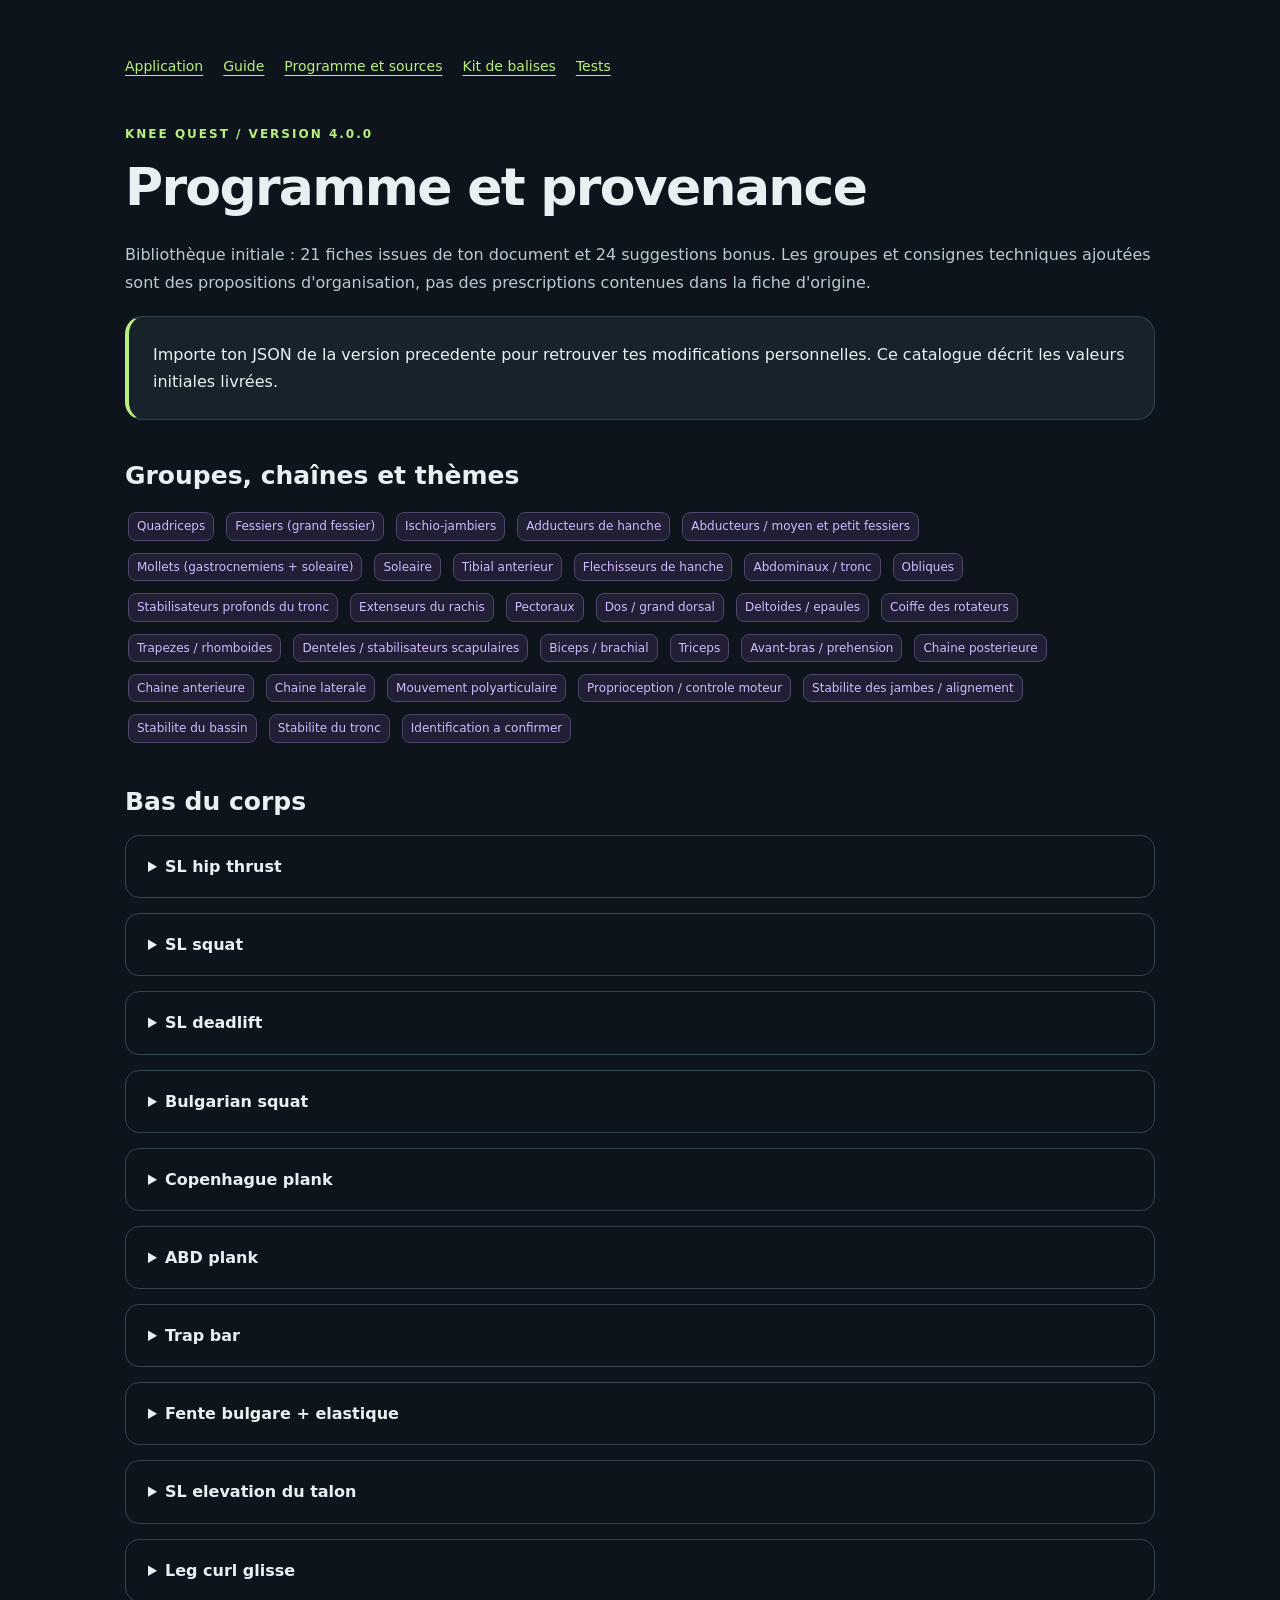
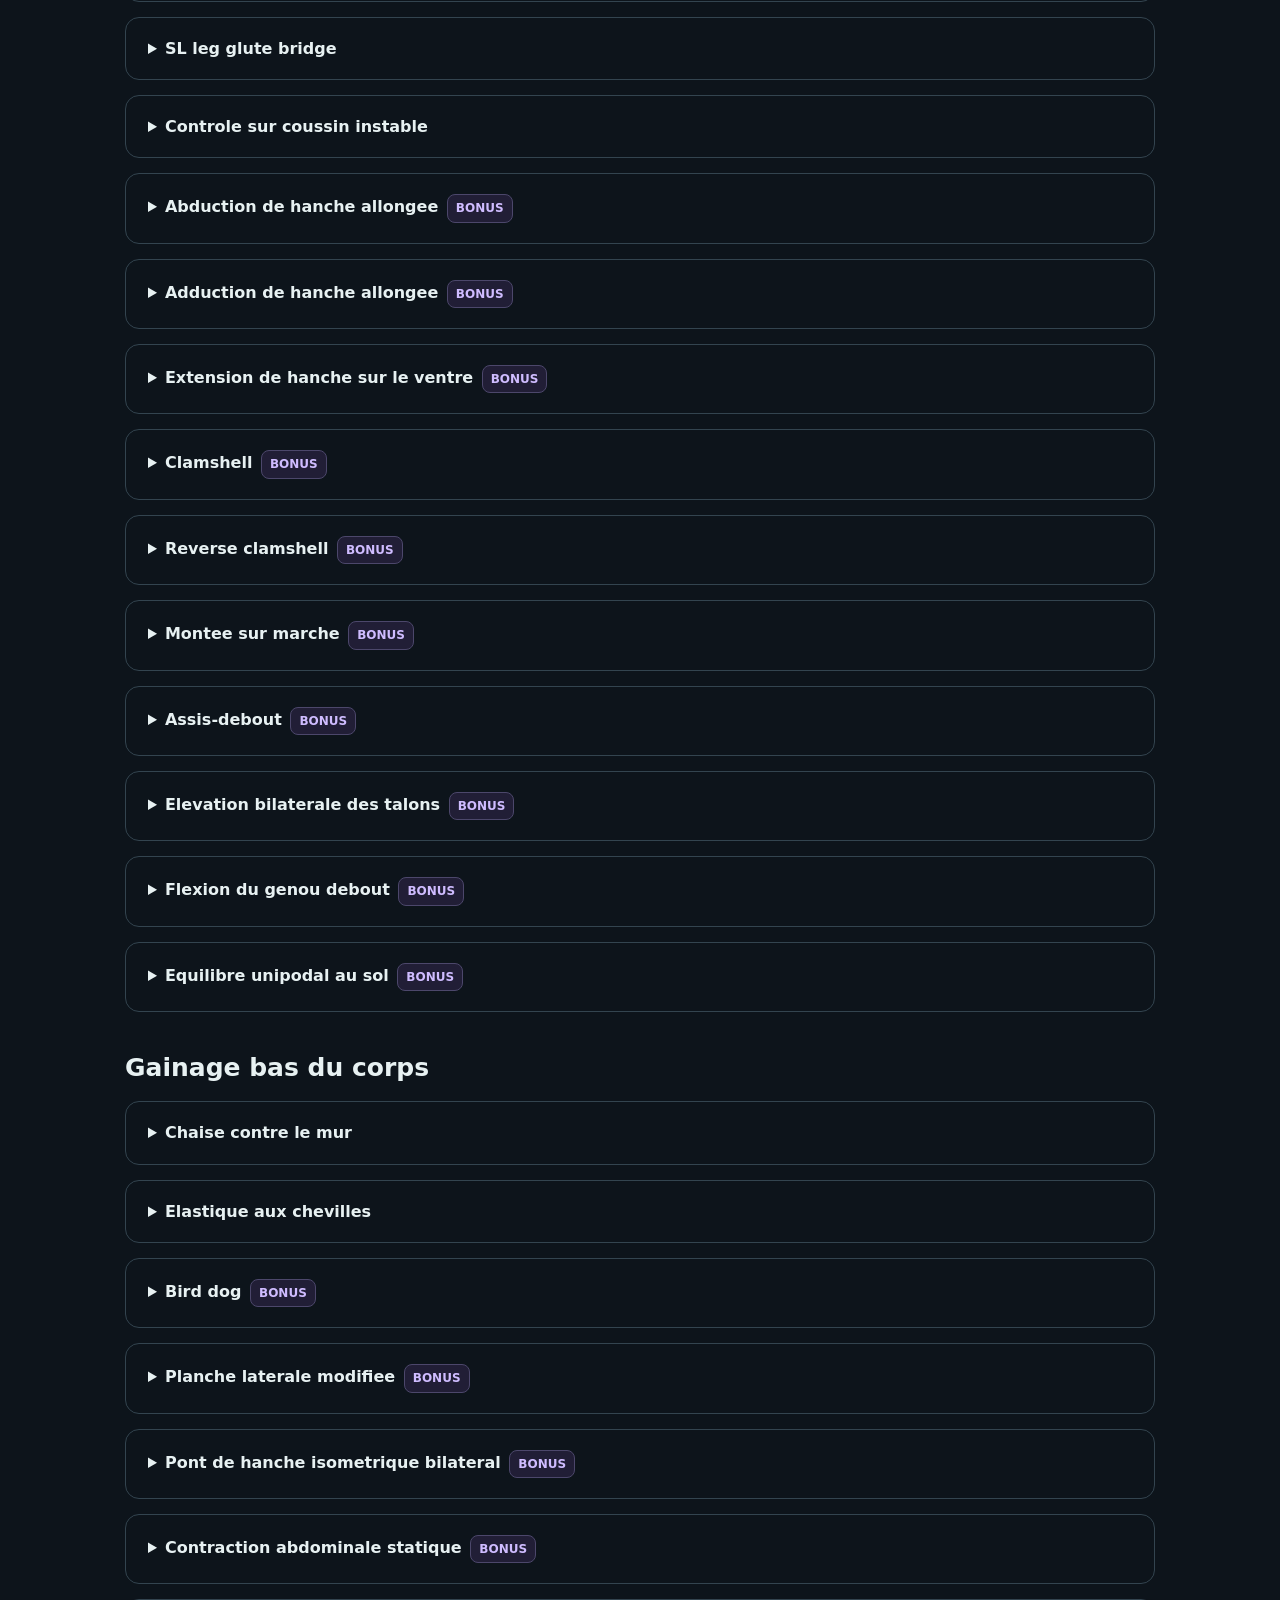
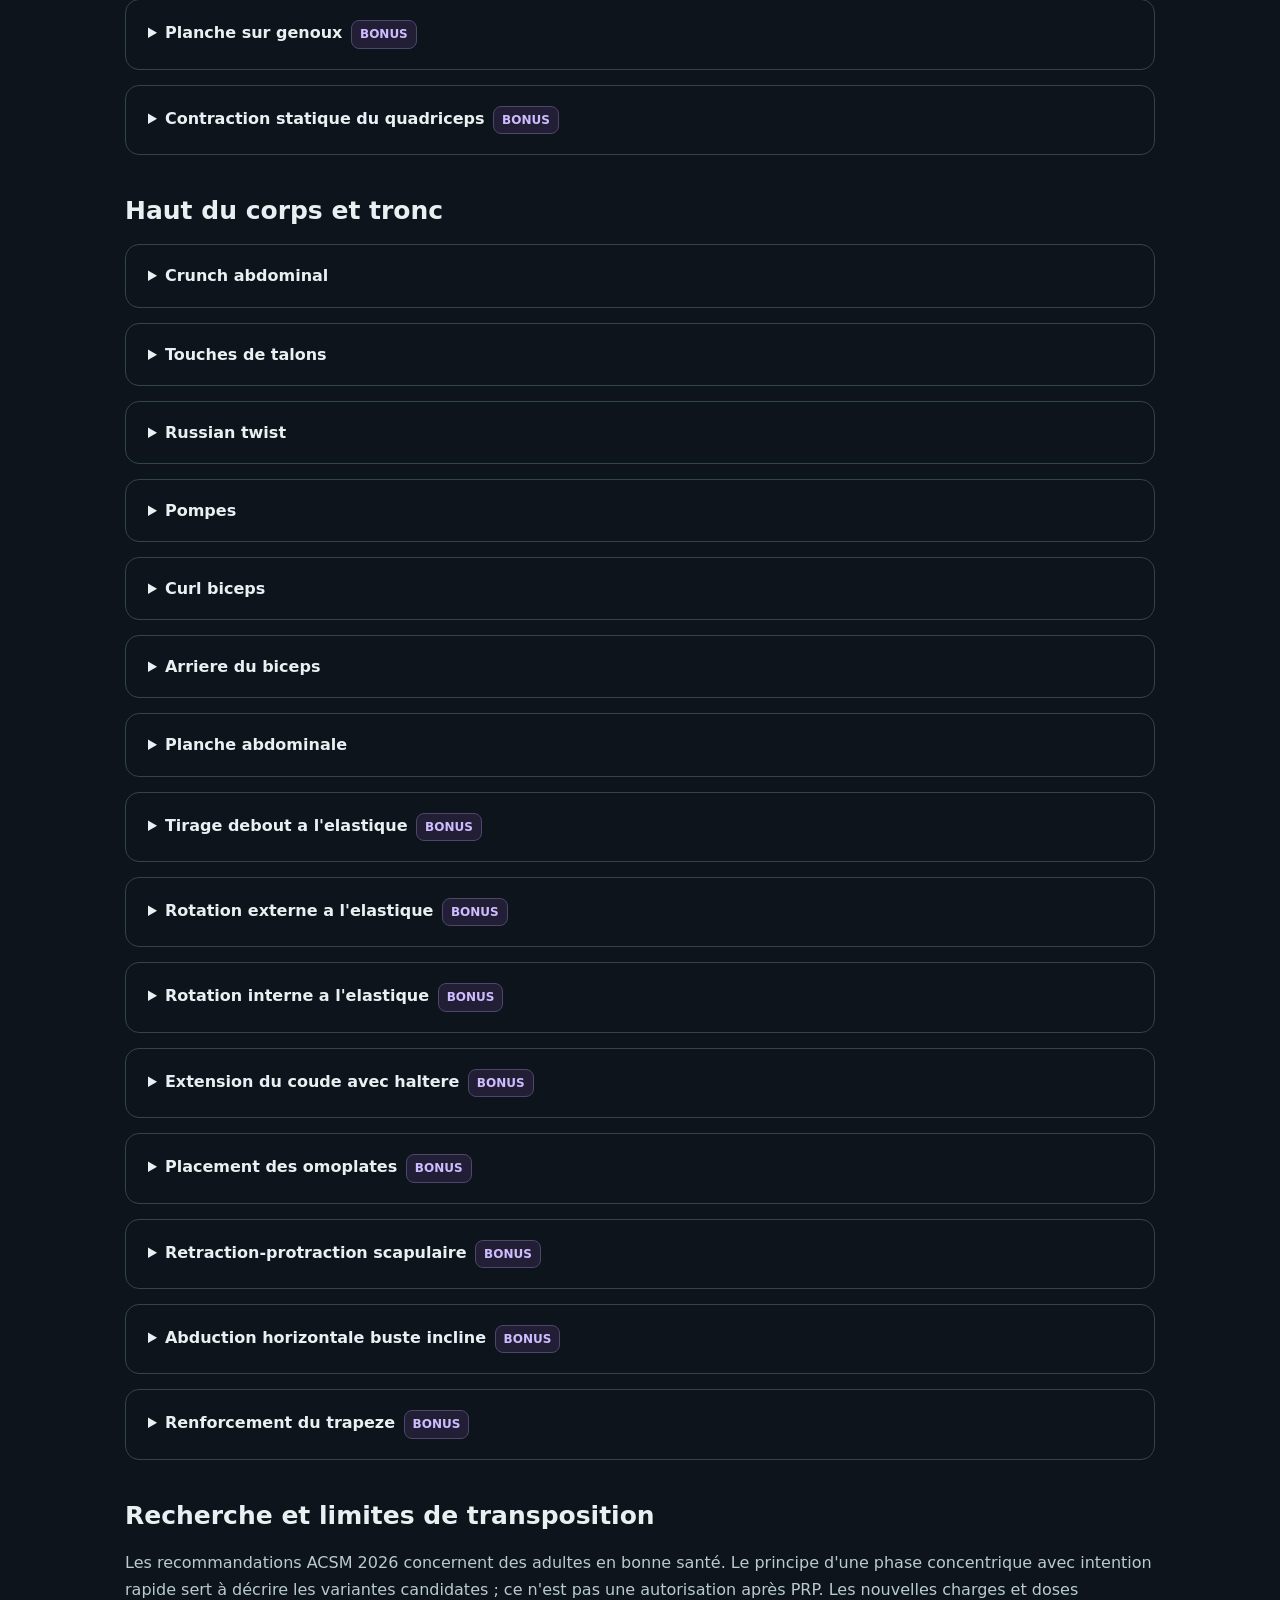
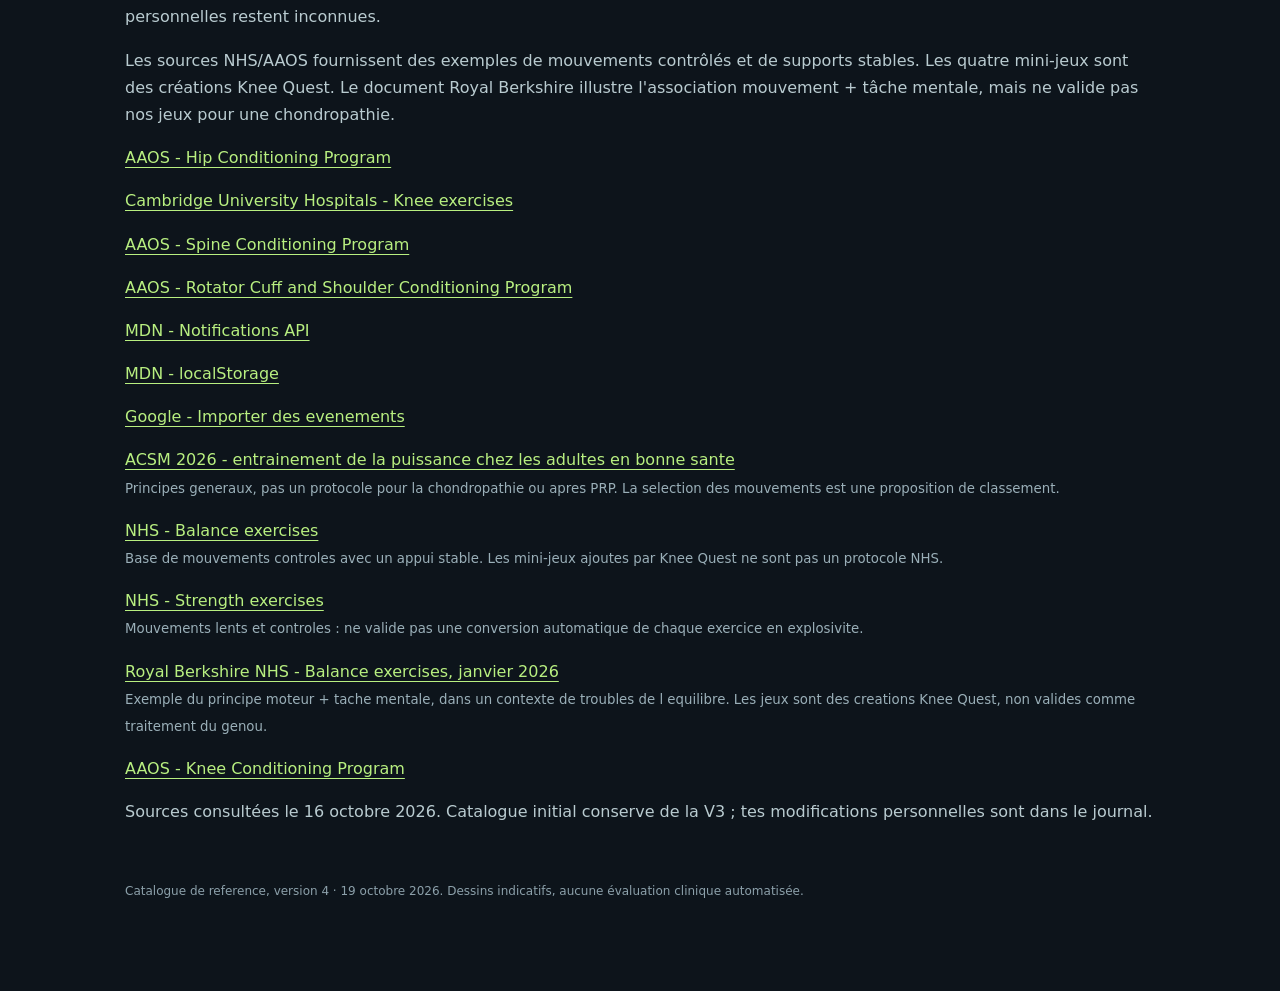
<file: PROGRAMME.html>
<!doctype html><html lang="fr"><head><meta charset="utf-8"><meta name="viewport" content="width=device-width,initial-scale=1"><title>Programme et provenance | Knee Quest 4</title><style>*{box-sizing:border-box}body{margin:0;background:#0d141b;color:#e7f1f2;font:16px/1.7 system-ui,Arial,sans-serif}main{max-width:1080px;margin:auto;padding:55px 25px 90px}.eyebrow{color:#b8ef80;letter-spacing:2px;font-size:12px;font-weight:750;text-transform:uppercase}h1{font-size:clamp(32px,6vw,52px);line-height:1.1;letter-spacing:-1.7px;margin:15px 0 25px}h2{font-size:25px;line-height:1.25;margin:40px 0 18px}h3{font-size:19px;margin:24px 0 8px}p{color:#b9cbd0}a{color:#b8ef80;text-underline-offset:4px}nav{display:flex;gap:20px;flex-wrap:wrap;font-size:14px;margin-bottom:45px}.card,.note{background:#17222b;border:1px solid #33444f;border-radius:18px;padding:24px;margin:20px 0}.note{border-left:4px solid #b8ef80}.warm{border-left-color:#ffd088}.muted,small{color:#9aafb8}table{width:100%;border-collapse:collapse;font-size:14px}th,td{text-align:left;vertical-align:top;border-bottom:1px solid #33444f;padding:14px 10px}th{color:#b8ef80}code,pre{background:#202f38;border-radius:6px;padding:3px 7px}pre{padding:18px;overflow:auto}.button{display:inline-block;background:#b8ef80;color:#15210e;padding:12px 18px;border-radius:10px;text-decoration:none;font-weight:700;margin:5px 10px 5px 0}.tag{display:inline-block;font-size:12px;border:1px solid #4c476b;background:#211e36;color:#cfbcff;border-radius:8px;padding:3px 8px;margin:3px}.groups{display:flex;flex-wrap:wrap;gap:6px}.wrap{overflow-x:auto}details{border:1px solid #33444f;border-radius:14px;padding:17px 22px;margin:15px 0}summary{font-weight:700;cursor:pointer}.grid{display:grid;grid-template-columns:1fr 1fr;gap:18px}li{margin:7px 0}footer{font-size:12px;color:#8ca0aa;margin-top:55px}@media(max-width:700px){.grid{grid-template-columns:1fr}main{padding:30px 18px}td,th{padding:9px 6px;font-size:12px}}@media print{body{background:white;color:#16232c}p,small{color:#344751}nav,.button{display:none}.card,.note,details{background:white;color:#16232c;border-color:#adb8bf;break-inside:avoid}a{color:#234d35}h2{break-after:avoid}main{max-width:none;padding:0}.tag{background:white;color:#423761}}</style></head><body><main><nav><a href="index.html">Application</a><a href="GUIDE.html">Guide</a><a href="PROGRAMME.html">Programme et sources</a><a href="KIT-BALISES.html">Kit de balises</a><a href="RAPPORT-TESTS.html">Tests</a></nav><div class="eyebrow">Knee Quest / Version 4.0.0</div><h1>Programme et provenance</h1><p>Biblioth&egrave;que initiale : 21 fiches issues de ton document et 24 suggestions bonus. Les groupes et consignes techniques ajout&eacute;es sont des propositions d'organisation, pas des prescriptions contenues dans la fiche d'origine.</p><div class="note">Importe ton JSON de la version precedente pour retrouver tes modifications personnelles. Ce catalogue d&eacute;crit les valeurs initiales livr&eacute;es.</div><h2>Groupes, cha&icirc;nes et th&egrave;mes</h2><div class="groups"><span class="tag">Quadriceps</span><span class="tag">Fessiers (grand fessier)</span><span class="tag">Ischio-jambiers</span><span class="tag">Adducteurs de hanche</span><span class="tag">Abducteurs / moyen et petit fessiers</span><span class="tag">Mollets (gastrocnemiens + soleaire)</span><span class="tag">Soleaire</span><span class="tag">Tibial anterieur</span><span class="tag">Flechisseurs de hanche</span><span class="tag">Abdominaux / tronc</span><span class="tag">Obliques</span><span class="tag">Stabilisateurs profonds du tronc</span><span class="tag">Extenseurs du rachis</span><span class="tag">Pectoraux</span><span class="tag">Dos / grand dorsal</span><span class="tag">Deltoides / epaules</span><span class="tag">Coiffe des rotateurs</span><span class="tag">Trapezes / rhomboides</span><span class="tag">Denteles / stabilisateurs scapulaires</span><span class="tag">Biceps / brachial</span><span class="tag">Triceps</span><span class="tag">Avant-bras / prehension</span><span class="tag">Chaine posterieure</span><span class="tag">Chaine anterieure</span><span class="tag">Chaine laterale</span><span class="tag">Mouvement polyarticulaire</span><span class="tag">Proprioception / controle moteur</span><span class="tag">Stabilite des jambes / alignement</span><span class="tag">Stabilite du bassin</span><span class="tag">Stabilite du tronc</span><span class="tag">Identification a confirmer</span></div><h2>Bas du corps</h2><details><summary>SL hip thrust </summary><p><strong>Dominant :</strong> Fessiers (grand fessier)<br><strong>Associ&eacute;s :</strong> Fessiers (grand fessier), Ischio-jambiers, Chaine posterieure, Stabilite du bassin</p><div class="note"><strong>Contenu source :</strong><br>Force : 3 x 6, 20 kg. Explosivite : 3 x 6, execution rapide, legerement moins lourd si necessaire (charge non precisee). Endurance de force : 3 x 20, 10 kg.</div><div class="wrap"><table><tr><th>Type d effort</th><th>Volume</th><th>Charge</th><th>&Eacute;tat</th></tr><tr><td>Force</td><td>3 x 6 rep</td><td>20 kg ajout&eacute;s</td><td>Renseign&eacute;</td></tr><tr><td>Explosivit&eacute;</td><td>3 x 6 rep</td><td>Non pr&eacute;cis&eacute;e</td><td>&Agrave; compl&eacute;ter / confirmer</td></tr><tr><td>Endurance</td><td>3 x 20 rep</td><td>10 kg ajout&eacute;s</td><td>Renseign&eacute;</td></tr></table></div><h3>Variante dynamique envisageable, &agrave; confirmer</h3><p>Extension de hanche avec intention de montee rapide, retour controle. Pas de rebond. Charge a confirmer.</p><p class="muted">Dose de la fiche conservee; activation et charge restent a confirmer.</p><p>SL signifie single-leg / unipodal. Technique et cote de travail selon le kine.</p><p>Provenance : Fiche utilisateur : FICHE-ORIGINALE.md.</p></details><details><summary>SL squat </summary><p><strong>Dominant :</strong> Quadriceps<br><strong>Associ&eacute;s :</strong> Quadriceps, Fessiers (grand fessier), Abducteurs / moyen et petit fessiers, Mouvement polyarticulaire, Stabilite des jambes / alignement</p><div class="note"><strong>Contenu source :</strong><br>Libelle original : SL quat. Force : 3 x 6, 20 kg. Explosivite : 3 x 6, execution rapide, legerement moins lourd si necessaire (charge non precisee). Endurance de force : 3 x 20, 10 kg.</div><div class="wrap"><table><tr><th>Type d effort</th><th>Volume</th><th>Charge</th><th>&Eacute;tat</th></tr><tr><td>Force</td><td>3 x 6 rep</td><td>20 kg ajout&eacute;s</td><td>Renseign&eacute;</td></tr><tr><td>Explosivit&eacute;</td><td>3 x 6 rep</td><td>Non pr&eacute;cis&eacute;e</td><td>&Agrave; compl&eacute;ter / confirmer</td></tr><tr><td>Endurance</td><td>3 x 20 rep</td><td>10 kg ajout&eacute;s</td><td>Renseign&eacute;</td></tr></table></div><h3>Variante dynamique envisageable, &agrave; confirmer</h3><p>Remontee avec intention rapide, pied au sol, amplitude et aide prescrites. Aucun saut ajoute.</p><p class="muted">Dose de la fiche conservee; activation et charge restent a confirmer.</p><p></p><p>Provenance : Fiche utilisateur : FICHE-ORIGINALE.md.</p></details><details><summary>SL deadlift </summary><p><strong>Dominant :</strong> Ischio-jambiers<br><strong>Associ&eacute;s :</strong> Ischio-jambiers, Fessiers (grand fessier), Extenseurs du rachis, Chaine posterieure, Stabilite du bassin</p><div class="note"><strong>Contenu source :</strong><br>Force : 3 x 6, 20 kg. Explosivite : 3 x 6, execution rapide, legerement moins lourd si necessaire (charge non precisee). Endurance de force : 3 x 20, 10 kg.</div><div class="wrap"><table><tr><th>Type d effort</th><th>Volume</th><th>Charge</th><th>&Eacute;tat</th></tr><tr><td>Force</td><td>3 x 6 rep</td><td>20 kg ajout&eacute;s</td><td>Renseign&eacute;</td></tr><tr><td>Explosivit&eacute;</td><td>3 x 6 rep</td><td>Non pr&eacute;cis&eacute;e</td><td>&Agrave; compl&eacute;ter / confirmer</td></tr><tr><td>Endurance</td><td>3 x 20 rep</td><td>10 kg ajout&eacute;s</td><td>Renseign&eacute;</td></tr></table></div><h3>Variante dynamique envisageable, &agrave; confirmer</h3><p>Extension de hanche avec intention rapide, tronc et appui maitrises. Pas d arrachement de la charge.</p><p class="muted">Dose de la fiche conservee; activation et charge restent a confirmer.</p><p></p><p>Provenance : Fiche utilisateur : FICHE-ORIGINALE.md.</p></details><details><summary>Bulgarian squat </summary><p><strong>Dominant :</strong> Quadriceps<br><strong>Associ&eacute;s :</strong> Quadriceps, Fessiers (grand fessier), Adducteurs de hanche, Mouvement polyarticulaire</p><div class="note"><strong>Contenu source :</strong><br>Force : 3 x 6, 20 kg. Explosivite : 3 x 6, execution rapide, legerement moins lourd si necessaire (charge non precisee). Endurance de force : 3 x 20, 10 kg.</div><div class="wrap"><table><tr><th>Type d effort</th><th>Volume</th><th>Charge</th><th>&Eacute;tat</th></tr><tr><td>Force</td><td>3 x 6 rep</td><td>20 kg ajout&eacute;s</td><td>Renseign&eacute;</td></tr><tr><td>Explosivit&eacute;</td><td>3 x 6 rep</td><td>Non pr&eacute;cis&eacute;e</td><td>&Agrave; compl&eacute;ter / confirmer</td></tr><tr><td>Endurance</td><td>3 x 20 rep</td><td>10 kg ajout&eacute;s</td><td>Renseign&eacute;</td></tr></table></div><h3>Variante dynamique envisageable, &agrave; confirmer</h3><p>Remontee avec intention rapide sans saut ni changement d appui. Retour controle.</p><p class="muted">Dose de la fiche conservee; activation et charge restent a confirmer.</p><p>Libelle original : Bulgarian quat. Conserver la variante enseignee.</p><p>Provenance : Fiche utilisateur : FICHE-ORIGINALE.md.</p></details><details><summary>Copenhague plank </summary><p><strong>Dominant :</strong> Adducteurs de hanche<br><strong>Associ&eacute;s :</strong> Adducteurs de hanche, Obliques, Stabilite du tronc</p><div class="note"><strong>Contenu source :</strong><br>Force : 3 x 6, 10 kg. Explosivite : 3 x 6, execution rapide, legerement moins lourd si necessaire (charge non precisee). Endurance de force : 3 x 20, 10 kg.</div><div class="wrap"><table><tr><th>Type d effort</th><th>Volume</th><th>Charge</th><th>&Eacute;tat</th></tr><tr><td>Force</td><td>3 x 6 rep</td><td>10 kg ajout&eacute;s</td><td>Renseign&eacute;</td></tr><tr><td>Explosivit&eacute;</td><td>3 x 6 rep</td><td>Non pr&eacute;cis&eacute;e</td><td>&Agrave; compl&eacute;ter / confirmer</td></tr><tr><td>Endurance</td><td>3 x 20 rep</td><td>10 kg ajout&eacute;s</td><td>Renseign&eacute;</td></tr></table></div><h3>Technique / pertinence &agrave; confirmer</h3><p>Pas de conversion automatique. Technique, controle et pertinence de la vitesse a confirmer avec le kine.</p><p class="muted">Dose de la fiche conservee; activation et charge restent a confirmer.</p><p></p><p>Provenance : Fiche utilisateur : FICHE-ORIGINALE.md.</p></details><details><summary>ABD plank </summary><p><strong>Dominant :</strong> Abducteurs / moyen et petit fessiers<br><strong>Associ&eacute;s :</strong> Abducteurs / moyen et petit fessiers, Obliques, Stabilite du bassin</p><div class="note"><strong>Contenu source :</strong><br>Force : 3 x 6, 5 kg. Explosivite : 3 x 6, execution rapide, legerement moins lourd si necessaire (charge non precisee). Endurance de force : 3 x 20, 0 kg.</div><div class="wrap"><table><tr><th>Type d effort</th><th>Volume</th><th>Charge</th><th>&Eacute;tat</th></tr><tr><td>Force</td><td>3 x 6 rep</td><td>5 kg ajout&eacute;s</td><td>Renseign&eacute;</td></tr><tr><td>Explosivit&eacute;</td><td>3 x 6 rep</td><td>Non pr&eacute;cis&eacute;e</td><td>&Agrave; compl&eacute;ter / confirmer</td></tr><tr><td>Endurance</td><td>3 x 20 rep</td><td>0 kg ajout&eacute;s</td><td>Renseign&eacute;</td></tr></table></div><h3>Technique / pertinence &agrave; confirmer</h3><p>Pas de conversion automatique. Technique, controle et pertinence de la vitesse a confirmer avec le kine.</p><p class="muted">Dose de la fiche conservee; activation et charge restent a confirmer.</p><p></p><p>Provenance : Fiche utilisateur : FICHE-ORIGINALE.md.</p></details><details><summary>Trap bar </summary><p><strong>Dominant :</strong> Mouvement polyarticulaire<br><strong>Associ&eacute;s :</strong> Mouvement polyarticulaire, Quadriceps, Fessiers (grand fessier), Ischio-jambiers, Extenseurs du rachis, Avant-bras / prehension, Chaine posterieure</p><div class="note"><strong>Contenu source :</strong><br>Force : 3 x 6, 100 kg. Explosivite : 3 x 6, execution rapide, legerement moins lourd si necessaire (charge non precisee). Endurance de force : 3 x 20, 40 kg.</div><div class="wrap"><table><tr><th>Type d effort</th><th>Volume</th><th>Charge</th><th>&Eacute;tat</th></tr><tr><td>Force</td><td>3 x 6 rep</td><td>100 kg ajout&eacute;s</td><td>Renseign&eacute;</td></tr><tr><td>Explosivit&eacute;</td><td>3 x 6 rep</td><td>Non pr&eacute;cis&eacute;e</td><td>&Agrave; compl&eacute;ter / confirmer</td></tr><tr><td>Endurance</td><td>3 x 20 rep</td><td>40 kg ajout&eacute;s</td><td>Renseign&eacute;</td></tr></table></div><h3>Variante dynamique envisageable, &agrave; confirmer</h3><p>Intention d acceleration pendant la levee, descente controlee. Aucun saut ni charge deduite des 100 kg de force.</p><p class="muted">Dose de la fiche conservee; activation et charge restent a confirmer.</p><p>Mouvement polyarticulaire : quadriceps, fessiers et ischios. Le classement ne signifie pas une isolation musculaire.</p><p>Provenance : Fiche utilisateur : FICHE-ORIGINALE.md.</p></details><details><summary>Fente bulgare + elastique </summary><p><strong>Dominant :</strong> Quadriceps<br><strong>Associ&eacute;s :</strong> Quadriceps, Fessiers (grand fessier), Abducteurs / moyen et petit fessiers, Mouvement polyarticulaire, Stabilite des jambes / alignement</p><div class="note"><strong>Contenu source :</strong><br>Force : 3 x 6, 20 kg. Explosivite : 3 x 6, execution rapide, legerement moins lourd si necessaire (charge non precisee). Endurance de force : 3 x 20, 10 kg.</div><div class="wrap"><table><tr><th>Type d effort</th><th>Volume</th><th>Charge</th><th>&Eacute;tat</th></tr><tr><td>Force</td><td>3 x 6 rep</td><td>20 kg ajout&eacute;s</td><td>Renseign&eacute;</td></tr><tr><td>Explosivit&eacute;</td><td>3 x 6 rep</td><td>Non pr&eacute;cis&eacute;e</td><td>&Agrave; compl&eacute;ter / confirmer</td></tr><tr><td>Endurance</td><td>3 x 20 rep</td><td>10 kg ajout&eacute;s</td><td>Renseign&eacute;</td></tr></table></div><h3>Variante dynamique envisageable, &agrave; confirmer</h3><p>Variante dynamique seulement si la technique exacte et l elastique sont confirmes. Sans saut.</p><p class="muted">Dose de la fiche conservee; activation et charge restent a confirmer.</p><p>Libelle de la fiche : ciblage vaste interne. Cela ne permet pas de conclure a un isolement de ce muscle.</p><p>Provenance : Fiche utilisateur : FICHE-ORIGINALE.md.</p></details><details><summary>SL elevation du talon </summary><p><strong>Dominant :</strong> Mollets (gastrocnemiens + soleaire)<br><strong>Associ&eacute;s :</strong> Mollets (gastrocnemiens + soleaire), Soleaire</p><div class="note"><strong>Contenu source :</strong><br>Force : 3 x 6, 25 kg. Explosivite : 3 x 6, execution rapide, legerement moins lourd si necessaire (charge non precisee). Endurance de force : 3 x 20, 0 kg.</div><div class="wrap"><table><tr><th>Type d effort</th><th>Volume</th><th>Charge</th><th>&Eacute;tat</th></tr><tr><td>Force</td><td>3 x 6 rep</td><td>25 kg ajout&eacute;s</td><td>Renseign&eacute;</td></tr><tr><td>Explosivit&eacute;</td><td>3 x 6 rep</td><td>Non pr&eacute;cis&eacute;e</td><td>&Agrave; compl&eacute;ter / confirmer</td></tr><tr><td>Endurance</td><td>3 x 20 rep</td><td>0 kg ajout&eacute;s</td><td>Renseign&eacute;</td></tr></table></div><h3>Variante dynamique envisageable, &agrave; confirmer</h3><p>Montee des talons avec intention rapide, redescente controlee, appui stable. Pas de bonds.</p><p class="muted">Dose de la fiche conservee; activation et charge restent a confirmer.</p><p></p><p>Provenance : Fiche utilisateur : FICHE-ORIGINALE.md.</p></details><details><summary>Leg curl glisse </summary><p><strong>Dominant :</strong> Ischio-jambiers<br><strong>Associ&eacute;s :</strong> Ischio-jambiers, Fessiers (grand fessier), Chaine posterieure</p><div class="note"><strong>Contenu source :</strong><br>Force : NA, 0 kg. Explosivite : 3 x 20, execution rapide (charge non precisee). Endurance : 3 x 20, 0 kg.</div><div class="wrap"><table><tr><th>Type d effort</th><th>Volume</th><th>Charge</th><th>&Eacute;tat</th></tr><tr><td>Explosivit&eacute;</td><td>3 x 20 rep</td><td>Non pr&eacute;cis&eacute;e</td><td>&Agrave; compl&eacute;ter / confirmer</td></tr><tr><td>Endurance</td><td>3 x 20 rep</td><td>0 kg ajout&eacute;s</td><td>Renseign&eacute;</td></tr></table></div><h3>Technique / pertinence &agrave; confirmer</h3><p>Pas de conversion automatique. Technique, controle et pertinence de la vitesse a confirmer avec le kine.</p><p class="muted">Dose de la fiche conservee; activation et charge restent a confirmer.</p><p></p><p>Provenance : Fiche utilisateur : FICHE-ORIGINALE.md.</p></details><details><summary>SL leg glute bridge </summary><p><strong>Dominant :</strong> Fessiers (grand fessier)<br><strong>Associ&eacute;s :</strong> Fessiers (grand fessier), Ischio-jambiers, Stabilite du bassin</p><div class="note"><strong>Contenu source :</strong><br>Force : NA, 0 kg. Explosivite : 3 x 20, execution rapide (charge non precisee). Endurance : 3 x 20, 0 kg.</div><div class="wrap"><table><tr><th>Type d effort</th><th>Volume</th><th>Charge</th><th>&Eacute;tat</th></tr><tr><td>Explosivit&eacute;</td><td>3 x 20 rep</td><td>Non pr&eacute;cis&eacute;e</td><td>&Agrave; compl&eacute;ter / confirmer</td></tr><tr><td>Endurance</td><td>3 x 20 rep</td><td>0 kg ajout&eacute;s</td><td>Renseign&eacute;</td></tr></table></div><h3>Variante dynamique envisageable, &agrave; confirmer</h3><p>Extension de hanche avec intention rapide, retour controle. Ne pas accentuer la cambrure.</p><p class="muted">Dose de la fiche conservee; activation et charge restent a confirmer.</p><p></p><p>Provenance : Fiche utilisateur : FICHE-ORIGINALE.md.</p></details><details><summary>Controle sur coussin instable </summary><p><strong>Dominant :</strong> Proprioception / controle moteur<br><strong>Associ&eacute;s :</strong> Proprioception / controle moteur, Ischio-jambiers, Fessiers (grand fessier), Stabilite du bassin</p><div class="note"><strong>Contenu source :</strong><br>Similaire a SL deadlift avec proprioception. Force : 3 x 6, 20 kg. Explosivite : 3 x 15, execution rapide (charge non precisee). Endurance de force et controle : 3 x 20, 0 kg.</div><div class="wrap"><table><tr><th>Type d effort</th><th>Volume</th><th>Charge</th><th>&Eacute;tat</th></tr><tr><td>Force</td><td>3 x 6 rep</td><td>20 kg ajout&eacute;s</td><td>Renseign&eacute;</td></tr><tr><td>Explosivit&eacute;</td><td>3 x 15 rep</td><td>Non pr&eacute;cis&eacute;e</td><td>&Agrave; compl&eacute;ter / confirmer</td></tr><tr><td>Endurance</td><td>3 x 20 rep</td><td>0 kg ajout&eacute;s</td><td>Renseign&eacute;</td></tr></table></div><h3>Technique / pertinence &agrave; confirmer</h3><p>Pas de conversion automatique. Technique, controle et pertinence de la vitesse a confirmer avec le kine.</p><p class="muted">Dose de la fiche conservee; activation et charge restent a confirmer.</p><p></p><p>Provenance : Fiche utilisateur : FICHE-ORIGINALE.md.</p></details><details><summary>Abduction de hanche allongee <span class="tag">BONUS</span></summary><p><strong>Dominant :</strong> Abducteurs / moyen et petit fessiers<br><strong>Associ&eacute;s :</strong> Abducteurs / moyen et petit fessiers, Stabilite du bassin</p><div class="note"><strong>Contenu source :</strong><br>Suggestion externe, source : AAOS - Hip Conditioning Program. Aucun dosage importe dans ton programme.</div><div class="wrap"><table><tr><th>Type d effort</th><th>Volume</th><th>Charge</th><th>&Eacute;tat</th></tr></table></div><h3>Pas de conversion explosive automatique</h3><p>Maintien isometrique, controle specifique ou mouvement sans variante de puissance preconfiguree.</p><p class="muted">Suggestion de technique Knee Quest, extrapolee de principes generaux, pas une prescription.</p><p>Cote du bassin. Consulter la fiche source pour la demonstration; choix et dosage a faire valider.</p><p>Provenance : <a href="https://www.orthoinfo.org/recovery/hip-conditioning-program/">AAOS - Hip Conditioning Program</a></p></details><details><summary>Adduction de hanche allongee <span class="tag">BONUS</span></summary><p><strong>Dominant :</strong> Adducteurs de hanche<br><strong>Associ&eacute;s :</strong> Adducteurs de hanche</p><div class="note"><strong>Contenu source :</strong><br>Suggestion externe, source : AAOS - Hip Conditioning Program. Aucun dosage importe dans ton programme.</div><div class="wrap"><table><tr><th>Type d effort</th><th>Volume</th><th>Charge</th><th>&Eacute;tat</th></tr></table></div><h3>Pas de conversion explosive automatique</h3><p>Maintien isometrique, controle specifique ou mouvement sans variante de puissance preconfiguree.</p><p class="muted">Suggestion de technique Knee Quest, extrapolee de principes generaux, pas une prescription.</p><p>Face interne de cuisse. Consulter la fiche source pour la demonstration; choix et dosage a faire valider.</p><p>Provenance : <a href="https://www.orthoinfo.org/recovery/hip-conditioning-program/">AAOS - Hip Conditioning Program</a></p></details><details><summary>Extension de hanche sur le ventre <span class="tag">BONUS</span></summary><p><strong>Dominant :</strong> Fessiers (grand fessier)<br><strong>Associ&eacute;s :</strong> Fessiers (grand fessier), Ischio-jambiers, Chaine posterieure</p><div class="note"><strong>Contenu source :</strong><br>Suggestion externe, source : AAOS - Hip Conditioning Program. Aucun dosage importe dans ton programme.</div><div class="wrap"><table><tr><th>Type d effort</th><th>Volume</th><th>Charge</th><th>&Eacute;tat</th></tr></table></div><h3>Pas de conversion explosive automatique</h3><p>Maintien isometrique, controle specifique ou mouvement sans variante de puissance preconfiguree.</p><p class="muted">Suggestion de technique Knee Quest, extrapolee de principes generaux, pas une prescription.</p><p>Extension de hanche. Consulter la fiche source pour la demonstration; choix et dosage a faire valider.</p><p>Provenance : <a href="https://www.orthoinfo.org/recovery/hip-conditioning-program/">AAOS - Hip Conditioning Program</a></p></details><details><summary>Clamshell <span class="tag">BONUS</span></summary><p><strong>Dominant :</strong> Abducteurs / moyen et petit fessiers<br><strong>Associ&eacute;s :</strong> Abducteurs / moyen et petit fessiers, Stabilite du bassin</p><div class="note"><strong>Contenu source :</strong><br>Suggestion externe, source : AAOS - Hip Conditioning Program. Aucun dosage importe dans ton programme.</div><div class="wrap"><table><tr><th>Type d effort</th><th>Volume</th><th>Charge</th><th>&Eacute;tat</th></tr></table></div><h3>Pas de conversion explosive automatique</h3><p>Maintien isometrique, controle specifique ou mouvement sans variante de puissance preconfiguree.</p><p class="muted">Suggestion de technique Knee Quest, extrapolee de principes generaux, pas une prescription.</p><p>Ouverture de hanche sur le cote. Consulter la fiche source pour la demonstration; choix et dosage a faire valider.</p><p>Provenance : <a href="https://www.orthoinfo.org/recovery/hip-conditioning-program/">AAOS - Hip Conditioning Program</a></p></details><details><summary>Reverse clamshell <span class="tag">BONUS</span></summary><p><strong>Dominant :</strong> Abducteurs / moyen et petit fessiers<br><strong>Associ&eacute;s :</strong> Abducteurs / moyen et petit fessiers, Stabilite du bassin</p><div class="note"><strong>Contenu source :</strong><br>Suggestion externe, source : AAOS - Hip Conditioning Program. Aucun dosage importe dans ton programme.</div><div class="wrap"><table><tr><th>Type d effort</th><th>Volume</th><th>Charge</th><th>&Eacute;tat</th></tr></table></div><h3>Pas de conversion explosive automatique</h3><p>Maintien isometrique, controle specifique ou mouvement sans variante de puissance preconfiguree.</p><p class="muted">Suggestion de technique Knee Quest, extrapolee de principes generaux, pas une prescription.</p><p>Rotation de hanche sur le cote. Consulter la fiche source pour la demonstration; choix et dosage a faire valider.</p><p>Provenance : <a href="https://www.orthoinfo.org/recovery/hip-conditioning-program/">AAOS - Hip Conditioning Program</a></p></details><details><summary>Montee sur marche <span class="tag">BONUS</span></summary><p><strong>Dominant :</strong> Quadriceps<br><strong>Associ&eacute;s :</strong> Quadriceps, Fessiers (grand fessier), Mollets (gastrocnemiens + soleaire), Mouvement polyarticulaire</p><div class="note"><strong>Contenu source :</strong><br>Suggestion externe, source : Cambridge University Hospitals - Knee exercises. Aucun dosage importe dans ton programme.</div><div class="wrap"><table><tr><th>Type d effort</th><th>Volume</th><th>Charge</th><th>&Eacute;tat</th></tr><tr><td>Explosivit&eacute;</td><td>? x ? rep</td><td>Non pr&eacute;cis&eacute;e</td><td>&Agrave; compl&eacute;ter / confirmer</td></tr></table></div><h3>Variante dynamique envisageable, &agrave; confirmer</h3><p>Montee avec intention rapide sur une marche stable et hauteur validee, redescente controlee. Pas de saut.</p><p class="muted">Suggestion de technique Knee Quest, extrapolee de principes generaux, pas une prescription.</p><p>Monter sur un support stable. Consulter la fiche source pour la demonstration; choix et dosage a faire valider.</p><p>Provenance : <a href="https://www.cuh.nhs.uk/patient-information/knee-exercises/">Cambridge University Hospitals - Knee exercises</a></p></details><details><summary>Assis-debout <span class="tag">BONUS</span></summary><p><strong>Dominant :</strong> Quadriceps<br><strong>Associ&eacute;s :</strong> Quadriceps, Fessiers (grand fessier), Mouvement polyarticulaire</p><div class="note"><strong>Contenu source :</strong><br>Suggestion externe, source : Cambridge University Hospitals - Knee exercises. Aucun dosage importe dans ton programme.</div><div class="wrap"><table><tr><th>Type d effort</th><th>Volume</th><th>Charge</th><th>&Eacute;tat</th></tr><tr><td>Explosivit&eacute;</td><td>? x ? rep</td><td>Non pr&eacute;cis&eacute;e</td><td>&Agrave; compl&eacute;ter / confirmer</td></tr></table></div><h3>Variante dynamique envisageable, &agrave; confirmer</h3><p>Lever de chaise avec intention rapide, puis assise controlee. Hauteur et aide a confirmer.</p><p class="muted">Suggestion de technique Knee Quest, extrapolee de principes generaux, pas une prescription.</p><p>Se relever d&#x27;une chaise. Consulter la fiche source pour la demonstration; choix et dosage a faire valider.</p><p>Provenance : <a href="https://www.cuh.nhs.uk/patient-information/knee-exercises/">Cambridge University Hospitals - Knee exercises</a></p></details><details><summary>Elevation bilaterale des talons <span class="tag">BONUS</span></summary><p><strong>Dominant :</strong> Mollets (gastrocnemiens + soleaire)<br><strong>Associ&eacute;s :</strong> Mollets (gastrocnemiens + soleaire), Soleaire</p><div class="note"><strong>Contenu source :</strong><br>Suggestion externe, source : Cambridge University Hospitals - Knee exercises. Aucun dosage importe dans ton programme.</div><div class="wrap"><table><tr><th>Type d effort</th><th>Volume</th><th>Charge</th><th>&Eacute;tat</th></tr><tr><td>Explosivit&eacute;</td><td>? x ? rep</td><td>Non pr&eacute;cis&eacute;e</td><td>&Agrave; compl&eacute;ter / confirmer</td></tr></table></div><h3>Variante dynamique envisageable, &agrave; confirmer</h3><p>Montee bilaterale des talons avec intention rapide, descente controlee et appui stable.</p><p class="muted">Suggestion de technique Knee Quest, extrapolee de principes generaux, pas une prescription.</p><p>Appui sur les deux pieds. Consulter la fiche source pour la demonstration; choix et dosage a faire valider.</p><p>Provenance : <a href="https://www.cuh.nhs.uk/patient-information/knee-exercises/">Cambridge University Hospitals - Knee exercises</a></p></details><details><summary>Flexion du genou debout <span class="tag">BONUS</span></summary><p><strong>Dominant :</strong> Ischio-jambiers<br><strong>Associ&eacute;s :</strong> Ischio-jambiers</p><div class="note"><strong>Contenu source :</strong><br>Suggestion externe, source : Cambridge University Hospitals - Knee exercises. Aucun dosage importe dans ton programme.</div><div class="wrap"><table><tr><th>Type d effort</th><th>Volume</th><th>Charge</th><th>&Eacute;tat</th></tr></table></div><h3>Pas de conversion explosive automatique</h3><p>Maintien isometrique, controle specifique ou mouvement sans variante de puissance preconfiguree.</p><p class="muted">Suggestion de technique Knee Quest, extrapolee de principes generaux, pas une prescription.</p><p>Flexion active en position debout. Consulter la fiche source pour la demonstration; choix et dosage a faire valider.</p><p>Provenance : <a href="https://www.cuh.nhs.uk/patient-information/knee-exercises/">Cambridge University Hospitals - Knee exercises</a></p></details><details><summary>Equilibre unipodal au sol <span class="tag">BONUS</span></summary><p><strong>Dominant :</strong> Proprioception / controle moteur<br><strong>Associ&eacute;s :</strong> Proprioception / controle moteur, Mollets (gastrocnemiens + soleaire), Abducteurs / moyen et petit fessiers, Stabilite des jambes / alignement</p><div class="note"><strong>Contenu source :</strong><br>Suggestion externe, source : Cambridge University Hospitals - Knee exercises. Aucun dosage importe dans ton programme.</div><div class="wrap"><table><tr><th>Type d effort</th><th>Volume</th><th>Charge</th><th>&Eacute;tat</th></tr></table></div><h3>Pas de conversion explosive automatique</h3><p>Maintien isometrique, controle specifique ou mouvement sans variante de puissance preconfiguree.</p><p class="muted">Suggestion de technique Knee Quest, extrapolee de principes generaux, pas une prescription.</p><p>Equilibre sur sol stable. Consulter la fiche source pour la demonstration; choix et dosage a faire valider.</p><p>Provenance : <a href="https://www.cuh.nhs.uk/patient-information/knee-exercises/">Cambridge University Hospitals - Knee exercises</a></p></details><h2>Gainage bas du corps</h2><details><summary>Chaise contre le mur </summary><p><strong>Dominant :</strong> Stabilite des jambes / alignement<br><strong>Associ&eacute;s :</strong> Stabilite des jambes / alignement, Quadriceps, Fessiers (grand fessier)</p><div class="note"><strong>Contenu source :</strong><br>3 x 1 min. Alterner montee de talon, avec elastique, garder les talons hauts, etc.</div><div class="wrap"><table><tr><th>Type d effort</th><th>Volume</th><th>Charge</th><th>&Eacute;tat</th></tr><tr><td>Fixe</td><td>3 x 60 s</td><td>Non pr&eacute;cis&eacute;e</td><td>Renseign&eacute;</td></tr></table></div><h3>Pas de conversion explosive automatique</h3><p>Maintien isometrique, controle specifique ou mouvement sans variante de puissance preconfiguree.</p><p class="muted">Suggestion de technique Knee Quest, extrapolee de principes generaux, pas une prescription.</p><p>Variantes de ta fiche uniquement. Bloc fixe, hors force / explosivite / endurance.</p><p>Provenance : Fiche utilisateur : FICHE-ORIGINALE.md.</p></details><details><summary>Elastique aux chevilles </summary><p><strong>Dominant :</strong> Stabilite du bassin<br><strong>Associ&eacute;s :</strong> Stabilite du bassin, Abducteurs / moyen et petit fessiers, Fessiers (grand fessier), Chaine laterale</p><div class="note"><strong>Contenu source :</strong><br>3 x 1 min. Garder l&#x27;elastique tendu; variantes : pas lateraux, pas vers l&#x27;avant en croise, etc.</div><div class="wrap"><table><tr><th>Type d effort</th><th>Volume</th><th>Charge</th><th>&Eacute;tat</th></tr><tr><td>Fixe</td><td>3 x 60 s</td><td>Non pr&eacute;cis&eacute;e</td><td>Renseign&eacute;</td></tr></table></div><h3>Pas de conversion explosive automatique</h3><p>Maintien isometrique, controle specifique ou mouvement sans variante de puissance preconfiguree.</p><p class="muted">Suggestion de technique Knee Quest, extrapolee de principes generaux, pas une prescription.</p><p>Ce bloc est nomme gainage dans ta fiche, mais comporte du mouvement. Il reste non module.</p><p>Provenance : Fiche utilisateur : FICHE-ORIGINALE.md.</p></details><details><summary>Bird dog <span class="tag">BONUS</span></summary><p><strong>Dominant :</strong> Stabilite du tronc<br><strong>Associ&eacute;s :</strong> Stabilite du tronc, Stabilisateurs profonds du tronc, Extenseurs du rachis, Fessiers (grand fessier)</p><div class="note"><strong>Contenu source :</strong><br>Suggestion externe, source : AAOS - Spine Conditioning Program. Aucun dosage importe dans ton programme.</div><div class="wrap"><table><tr><th>Type d effort</th><th>Volume</th><th>Charge</th><th>&Eacute;tat</th></tr></table></div><h3>Pas de conversion explosive automatique</h3><p>Maintien isometrique, controle specifique ou mouvement sans variante de puissance preconfiguree.</p><p class="muted">Suggestion de technique Knee Quest, extrapolee de principes generaux, pas une prescription.</p><p>Coordination croisee a quatre pattes. Consulter la fiche source pour la demonstration; choix et dosage a faire valider.</p><p>Provenance : <a href="https://www.orthoinfo.org/recovery/spine-conditioning-program/">AAOS - Spine Conditioning Program</a></p></details><details><summary>Planche laterale modifiee <span class="tag">BONUS</span></summary><p><strong>Dominant :</strong> Stabilite du tronc<br><strong>Associ&eacute;s :</strong> Stabilite du tronc, Obliques, Abducteurs / moyen et petit fessiers</p><div class="note"><strong>Contenu source :</strong><br>Suggestion externe, source : AAOS - Spine Conditioning Program. Aucun dosage importe dans ton programme.</div><div class="wrap"><table><tr><th>Type d effort</th><th>Volume</th><th>Charge</th><th>&Eacute;tat</th></tr></table></div><h3>Pas de conversion explosive automatique</h3><p>Maintien isometrique, controle specifique ou mouvement sans variante de puissance preconfiguree.</p><p class="muted">Suggestion de technique Knee Quest, extrapolee de principes generaux, pas une prescription.</p><p>Stabilite laterale du tronc. Consulter la fiche source pour la demonstration; choix et dosage a faire valider.</p><p>Provenance : <a href="https://www.orthoinfo.org/recovery/spine-conditioning-program/">AAOS - Spine Conditioning Program</a></p></details><details><summary>Pont de hanche isometrique bilateral <span class="tag">BONUS</span></summary><p><strong>Dominant :</strong> Stabilite du bassin<br><strong>Associ&eacute;s :</strong> Stabilite du bassin, Fessiers (grand fessier), Ischio-jambiers</p><div class="note"><strong>Contenu source :</strong><br>Suggestion externe, source : AAOS - Spine Conditioning Program. Aucun dosage importe dans ton programme.</div><div class="wrap"><table><tr><th>Type d effort</th><th>Volume</th><th>Charge</th><th>&Eacute;tat</th></tr></table></div><h3>Pas de conversion explosive automatique</h3><p>Maintien isometrique, controle specifique ou mouvement sans variante de puissance preconfiguree.</p><p class="muted">Suggestion de technique Knee Quest, extrapolee de principes generaux, pas une prescription.</p><p>Stabilite du bassin. Consulter la fiche source pour la demonstration; choix et dosage a faire valider.</p><p>Provenance : <a href="https://www.orthoinfo.org/recovery/spine-conditioning-program/">AAOS - Spine Conditioning Program</a></p></details><details><summary>Contraction abdominale statique <span class="tag">BONUS</span></summary><p><strong>Dominant :</strong> Stabilite du tronc<br><strong>Associ&eacute;s :</strong> Stabilite du tronc, Stabilisateurs profonds du tronc, Abdominaux / tronc</p><div class="note"><strong>Contenu source :</strong><br>Suggestion externe, source : AAOS - Spine Conditioning Program. Aucun dosage importe dans ton programme.</div><div class="wrap"><table><tr><th>Type d effort</th><th>Volume</th><th>Charge</th><th>&Eacute;tat</th></tr></table></div><h3>Pas de conversion explosive automatique</h3><p>Maintien isometrique, controle specifique ou mouvement sans variante de puissance preconfiguree.</p><p class="muted">Suggestion de technique Knee Quest, extrapolee de principes generaux, pas une prescription.</p><p>Engagement abdominal immobile. Consulter la fiche source pour la demonstration; choix et dosage a faire valider.</p><p>Provenance : <a href="https://www.orthoinfo.org/recovery/spine-conditioning-program/">AAOS - Spine Conditioning Program</a></p></details><details><summary>Planche sur genoux <span class="tag">BONUS</span></summary><p><strong>Dominant :</strong> Stabilite du tronc<br><strong>Associ&eacute;s :</strong> Stabilite du tronc, Abdominaux / tronc, Stabilisateurs profonds du tronc, Deltoides / epaules</p><div class="note"><strong>Contenu source :</strong><br>Suggestion externe, source : AAOS - Spine Conditioning Program. Aucun dosage importe dans ton programme.</div><div class="wrap"><table><tr><th>Type d effort</th><th>Volume</th><th>Charge</th><th>&Eacute;tat</th></tr></table></div><h3>Pas de conversion explosive automatique</h3><p>Maintien isometrique, controle specifique ou mouvement sans variante de puissance preconfiguree.</p><p class="muted">Suggestion de technique Knee Quest, extrapolee de principes generaux, pas une prescription.</p><p>Variante de la planche sur genoux. Consulter la fiche source pour la demonstration; choix et dosage a faire valider.</p><p>Provenance : <a href="https://www.orthoinfo.org/recovery/spine-conditioning-program/">AAOS - Spine Conditioning Program</a></p></details><details><summary>Contraction statique du quadriceps <span class="tag">BONUS</span></summary><p><strong>Dominant :</strong> Stabilite des jambes / alignement<br><strong>Associ&eacute;s :</strong> Stabilite des jambes / alignement, Quadriceps</p><div class="note"><strong>Contenu source :</strong><br>Suggestion externe, source : Cambridge University Hospitals - Knee exercises. Aucun dosage importe dans ton programme.</div><div class="wrap"><table><tr><th>Type d effort</th><th>Volume</th><th>Charge</th><th>&Eacute;tat</th></tr></table></div><h3>Pas de conversion explosive automatique</h3><p>Maintien isometrique, controle specifique ou mouvement sans variante de puissance preconfiguree.</p><p class="muted">Suggestion de technique Knee Quest, extrapolee de principes generaux, pas une prescription.</p><p>Contraction sans mouvement ample. Consulter la fiche source pour la demonstration; choix et dosage a faire valider.</p><p>Provenance : <a href="https://www.cuh.nhs.uk/patient-information/knee-exercises/">Cambridge University Hospitals - Knee exercises</a></p></details><h2>Haut du corps et tronc</h2><details><summary>Crunch abdominal </summary><p><strong>Dominant :</strong> Abdominaux / tronc<br><strong>Associ&eacute;s :</strong> Abdominaux / tronc</p><div class="note"><strong>Contenu source :</strong><br>3 x 30 repetitions.</div><div class="wrap"><table><tr><th>Type d effort</th><th>Volume</th><th>Charge</th><th>&Eacute;tat</th></tr><tr><td>Fixe</td><td>3 x 30 rep</td><td>Non pr&eacute;cis&eacute;e</td><td>Renseign&eacute;</td></tr></table></div><h3>Pas de conversion explosive automatique</h3><p>Maintien isometrique, controle specifique ou mouvement sans variante de puissance preconfiguree.</p><p class="muted">Suggestion de technique Knee Quest, extrapolee de principes generaux, pas une prescription.</p><p>Modalite force / explosivite / endurance non precisee dans ta fiche. Dose conservee sans conversion automatique.</p><p>Provenance : Fiche utilisateur : FICHE-ORIGINALE.md.</p></details><details><summary>Touches de talons </summary><p><strong>Dominant :</strong> Abdominaux / tronc<br><strong>Associ&eacute;s :</strong> Abdominaux / tronc, Obliques</p><div class="note"><strong>Contenu source :</strong><br>3 x 40 repetitions.</div><div class="wrap"><table><tr><th>Type d effort</th><th>Volume</th><th>Charge</th><th>&Eacute;tat</th></tr><tr><td>Fixe</td><td>3 x 40 rep</td><td>Non pr&eacute;cis&eacute;e</td><td>Renseign&eacute;</td></tr></table></div><h3>Pas de conversion explosive automatique</h3><p>Maintien isometrique, controle specifique ou mouvement sans variante de puissance preconfiguree.</p><p class="muted">Suggestion de technique Knee Quest, extrapolee de principes generaux, pas une prescription.</p><p>Modalite force / explosivite / endurance non precisee dans ta fiche. Dose conservee sans conversion automatique.</p><p>Provenance : Fiche utilisateur : FICHE-ORIGINALE.md.</p></details><details><summary>Russian twist </summary><p><strong>Dominant :</strong> Abdominaux / tronc<br><strong>Associ&eacute;s :</strong> Abdominaux / tronc, Obliques</p><div class="note"><strong>Contenu source :</strong><br>3 x 20 repetitions.</div><div class="wrap"><table><tr><th>Type d effort</th><th>Volume</th><th>Charge</th><th>&Eacute;tat</th></tr><tr><td>Fixe</td><td>3 x 20 rep</td><td>Non pr&eacute;cis&eacute;e</td><td>Renseign&eacute;</td></tr></table></div><h3>Pas de conversion explosive automatique</h3><p>Maintien isometrique, controle specifique ou mouvement sans variante de puissance preconfiguree.</p><p class="muted">Suggestion de technique Knee Quest, extrapolee de principes generaux, pas une prescription.</p><p>Modalite force / explosivite / endurance non precisee dans ta fiche. Dose conservee sans conversion automatique.</p><p>Provenance : Fiche utilisateur : FICHE-ORIGINALE.md.</p></details><details><summary>Pompes </summary><p><strong>Dominant :</strong> Pectoraux<br><strong>Associ&eacute;s :</strong> Pectoraux, Triceps, Deltoides / epaules, Abdominaux / tronc, Mouvement polyarticulaire</p><div class="note"><strong>Contenu source :</strong><br>3 x 30 repetitions. Alterner mains rapprochees ou eloignees.</div><div class="wrap"><table><tr><th>Type d effort</th><th>Volume</th><th>Charge</th><th>&Eacute;tat</th></tr><tr><td>Fixe</td><td>3 x 30 rep</td><td>Non pr&eacute;cis&eacute;e</td><td>Renseign&eacute;</td></tr><tr><td>Explosivit&eacute;</td><td>? x ? rep</td><td>Non pr&eacute;cis&eacute;e</td><td>&Agrave; compl&eacute;ter / confirmer</td></tr></table></div><h3>Variante dynamique envisageable, &agrave; confirmer</h3><p>Poussee avec intention rapide sur un support adapte, mains en contact. Aucune pompe claquee ajoutee.</p><p class="muted">Suggestion de technique Knee Quest, extrapolee de principes generaux, pas une prescription.</p><p>Modalite force / explosivite / endurance non precisee dans ta fiche. Dose conservee sans conversion automatique.</p><p>Provenance : Fiche utilisateur : FICHE-ORIGINALE.md.</p></details><details><summary>Curl biceps </summary><p><strong>Dominant :</strong> Biceps / brachial<br><strong>Associ&eacute;s :</strong> Biceps / brachial, Avant-bras / prehension</p><div class="note"><strong>Contenu source :</strong><br>3 x 30 repetitions. 15 kg.</div><div class="wrap"><table><tr><th>Type d effort</th><th>Volume</th><th>Charge</th><th>&Eacute;tat</th></tr><tr><td>Fixe</td><td>3 x 30 rep</td><td>15 kg ajout&eacute;s</td><td>Renseign&eacute;</td></tr></table></div><h3>Technique / pertinence &agrave; confirmer</h3><p>Pas de conversion automatique. Technique, controle et pertinence de la vitesse a confirmer avec le kine.</p><p class="muted">Suggestion de technique Knee Quest, extrapolee de principes generaux, pas une prescription.</p><p>Modalite force / explosivite / endurance non precisee dans ta fiche. Dose conservee sans conversion automatique.</p><p>Provenance : Fiche utilisateur : FICHE-ORIGINALE.md.</p></details><details><summary>Arriere du biceps </summary><p><strong>Dominant :</strong> Identification a confirmer<br><strong>Associ&eacute;s :</strong> Identification a confirmer</p><div class="note"><strong>Contenu source :</strong><br>3 x 30 repetitions. Poids du corps leve. Mouvement exact non precise.</div><div class="wrap"><table><tr><th>Type d effort</th><th>Volume</th><th>Charge</th><th>&Eacute;tat</th></tr><tr><td>Fixe</td><td>3 x 30 rep</td><td>Non pr&eacute;cis&eacute;e</td><td>Renseign&eacute;</td></tr></table></div><h3>Technique / pertinence &agrave; confirmer</h3><p>Pas de conversion automatique. Technique, controle et pertinence de la vitesse a confirmer avec le kine.</p><p class="muted">Suggestion de technique Knee Quest, extrapolee de principes generaux, pas une prescription.</p><p>Modalite force / explosivite / endurance non precisee dans ta fiche. Dose conservee sans conversion automatique.</p><p>Provenance : Fiche utilisateur : FICHE-ORIGINALE.md.</p></details><details><summary>Planche abdominale </summary><p><strong>Dominant :</strong> Abdominaux / tronc<br><strong>Associ&eacute;s :</strong> Abdominaux / tronc, Stabilisateurs profonds du tronc, Deltoides / epaules, Stabilite du tronc</p><div class="note"><strong>Contenu source :</strong><br>3 x 1 min.</div><div class="wrap"><table><tr><th>Type d effort</th><th>Volume</th><th>Charge</th><th>&Eacute;tat</th></tr><tr><td>Fixe</td><td>3 x 60 s</td><td>Non pr&eacute;cis&eacute;e</td><td>Renseign&eacute;</td></tr></table></div><h3>Pas de conversion explosive automatique</h3><p>Maintien isometrique, controle specifique ou mouvement sans variante de puissance preconfiguree.</p><p class="muted">Suggestion de technique Knee Quest, extrapolee de principes generaux, pas une prescription.</p><p>Maintien statique, toujours non module. Classe dans le haut/tronc comme dans ta fiche.</p><p>Provenance : Fiche utilisateur : FICHE-ORIGINALE.md.</p></details><details><summary>Tirage debout a l&#x27;elastique <span class="tag">BONUS</span></summary><p><strong>Dominant :</strong> Dos / grand dorsal<br><strong>Associ&eacute;s :</strong> Dos / grand dorsal, Trapezes / rhomboides, Biceps / brachial</p><div class="note"><strong>Contenu source :</strong><br>Suggestion externe, source : AAOS - Rotator Cuff and Shoulder Conditioning Program. Aucun dosage importe dans ton programme.</div><div class="wrap"><table><tr><th>Type d effort</th><th>Volume</th><th>Charge</th><th>&Eacute;tat</th></tr><tr><td>Explosivit&eacute;</td><td>? x ? rep</td><td>Non pr&eacute;cis&eacute;e</td><td>&Agrave; compl&eacute;ter / confirmer</td></tr></table></div><h3>Variante dynamique envisageable, &agrave; confirmer</h3><p>Tirage avec intention rapide puis retour controle, fixation de l elastique verifiee. Variante a faire valider.</p><p class="muted">Suggestion de technique Knee Quest, extrapolee de principes generaux, pas une prescription.</p><p>Tirage horizontal. Consulter la fiche source pour la demonstration; choix et dosage a faire valider.</p><p>Provenance : <a href="https://www.orthoinfo.org/recovery/rotator-cuff-and-shoulder-conditioning-program">AAOS - Rotator Cuff and Shoulder Conditioning Program</a></p></details><details><summary>Rotation externe a l&#x27;elastique <span class="tag">BONUS</span></summary><p><strong>Dominant :</strong> Deltoides / epaules<br><strong>Associ&eacute;s :</strong> Deltoides / epaules, Coiffe des rotateurs</p><div class="note"><strong>Contenu source :</strong><br>Suggestion externe, source : AAOS - Rotator Cuff and Shoulder Conditioning Program. Aucun dosage importe dans ton programme.</div><div class="wrap"><table><tr><th>Type d effort</th><th>Volume</th><th>Charge</th><th>&Eacute;tat</th></tr></table></div><h3>Pas de conversion explosive automatique</h3><p>Maintien isometrique, controle specifique ou mouvement sans variante de puissance preconfiguree.</p><p class="muted">Suggestion de technique Knee Quest, extrapolee de principes generaux, pas une prescription.</p><p>Rotation de l&#x27;epaule. Consulter la fiche source pour la demonstration; choix et dosage a faire valider.</p><p>Provenance : <a href="https://www.orthoinfo.org/recovery/rotator-cuff-and-shoulder-conditioning-program">AAOS - Rotator Cuff and Shoulder Conditioning Program</a></p></details><details><summary>Rotation interne a l&#x27;elastique <span class="tag">BONUS</span></summary><p><strong>Dominant :</strong> Deltoides / epaules<br><strong>Associ&eacute;s :</strong> Deltoides / epaules, Coiffe des rotateurs, Pectoraux</p><div class="note"><strong>Contenu source :</strong><br>Suggestion externe, source : AAOS - Rotator Cuff and Shoulder Conditioning Program. Aucun dosage importe dans ton programme.</div><div class="wrap"><table><tr><th>Type d effort</th><th>Volume</th><th>Charge</th><th>&Eacute;tat</th></tr></table></div><h3>Pas de conversion explosive automatique</h3><p>Maintien isometrique, controle specifique ou mouvement sans variante de puissance preconfiguree.</p><p class="muted">Suggestion de technique Knee Quest, extrapolee de principes generaux, pas une prescription.</p><p>Rotation de l&#x27;epaule. Consulter la fiche source pour la demonstration; choix et dosage a faire valider.</p><p>Provenance : <a href="https://www.orthoinfo.org/recovery/rotator-cuff-and-shoulder-conditioning-program">AAOS - Rotator Cuff and Shoulder Conditioning Program</a></p></details><details><summary>Extension du coude avec haltere <span class="tag">BONUS</span></summary><p><strong>Dominant :</strong> Triceps<br><strong>Associ&eacute;s :</strong> Triceps</p><div class="note"><strong>Contenu source :</strong><br>Suggestion externe, source : AAOS - Rotator Cuff and Shoulder Conditioning Program. Aucun dosage importe dans ton programme.</div><div class="wrap"><table><tr><th>Type d effort</th><th>Volume</th><th>Charge</th><th>&Eacute;tat</th></tr></table></div><h3>Technique / pertinence &agrave; confirmer</h3><p>Pas de conversion automatique. Technique, controle et pertinence de la vitesse a confirmer avec le kine.</p><p class="muted">Suggestion de technique Knee Quest, extrapolee de principes generaux, pas une prescription.</p><p>Travail des triceps. Consulter la fiche source pour la demonstration; choix et dosage a faire valider.</p><p>Provenance : <a href="https://www.orthoinfo.org/recovery/rotator-cuff-and-shoulder-conditioning-program">AAOS - Rotator Cuff and Shoulder Conditioning Program</a></p></details><details><summary>Placement des omoplates <span class="tag">BONUS</span></summary><p><strong>Dominant :</strong> Dos / grand dorsal<br><strong>Associ&eacute;s :</strong> Dos / grand dorsal, Trapezes / rhomboides, Denteles / stabilisateurs scapulaires</p><div class="note"><strong>Contenu source :</strong><br>Suggestion externe, source : AAOS - Rotator Cuff and Shoulder Conditioning Program. Aucun dosage importe dans ton programme.</div><div class="wrap"><table><tr><th>Type d effort</th><th>Volume</th><th>Charge</th><th>&Eacute;tat</th></tr></table></div><h3>Pas de conversion explosive automatique</h3><p>Maintien isometrique, controle specifique ou mouvement sans variante de puissance preconfiguree.</p><p class="muted">Suggestion de technique Knee Quest, extrapolee de principes generaux, pas une prescription.</p><p>Controle scapulaire. Consulter la fiche source pour la demonstration; choix et dosage a faire valider.</p><p>Provenance : <a href="https://www.orthoinfo.org/recovery/rotator-cuff-and-shoulder-conditioning-program">AAOS - Rotator Cuff and Shoulder Conditioning Program</a></p></details><details><summary>Retraction-protraction scapulaire <span class="tag">BONUS</span></summary><p><strong>Dominant :</strong> Dos / grand dorsal<br><strong>Associ&eacute;s :</strong> Dos / grand dorsal, Trapezes / rhomboides, Denteles / stabilisateurs scapulaires</p><div class="note"><strong>Contenu source :</strong><br>Suggestion externe, source : AAOS - Rotator Cuff and Shoulder Conditioning Program. Aucun dosage importe dans ton programme.</div><div class="wrap"><table><tr><th>Type d effort</th><th>Volume</th><th>Charge</th><th>&Eacute;tat</th></tr></table></div><h3>Pas de conversion explosive automatique</h3><p>Maintien isometrique, controle specifique ou mouvement sans variante de puissance preconfiguree.</p><p class="muted">Suggestion de technique Knee Quest, extrapolee de principes generaux, pas une prescription.</p><p>Mobilite controlee de l&#x27;omoplate. Consulter la fiche source pour la demonstration; choix et dosage a faire valider.</p><p>Provenance : <a href="https://www.orthoinfo.org/recovery/rotator-cuff-and-shoulder-conditioning-program">AAOS - Rotator Cuff and Shoulder Conditioning Program</a></p></details><details><summary>Abduction horizontale buste incline <span class="tag">BONUS</span></summary><p><strong>Dominant :</strong> Deltoides / epaules<br><strong>Associ&eacute;s :</strong> Deltoides / epaules, Trapezes / rhomboides, Coiffe des rotateurs</p><div class="note"><strong>Contenu source :</strong><br>Suggestion externe, source : AAOS - Rotator Cuff and Shoulder Conditioning Program. Aucun dosage importe dans ton programme.</div><div class="wrap"><table><tr><th>Type d effort</th><th>Volume</th><th>Charge</th><th>&Eacute;tat</th></tr></table></div><h3>Pas de conversion explosive automatique</h3><p>Maintien isometrique, controle specifique ou mouvement sans variante de puissance preconfiguree.</p><p class="muted">Suggestion de technique Knee Quest, extrapolee de principes generaux, pas une prescription.</p><p>Arriere de l&#x27;epaule. Consulter la fiche source pour la demonstration; choix et dosage a faire valider.</p><p>Provenance : <a href="https://www.orthoinfo.org/recovery/rotator-cuff-and-shoulder-conditioning-program">AAOS - Rotator Cuff and Shoulder Conditioning Program</a></p></details><details><summary>Renforcement du trapeze <span class="tag">BONUS</span></summary><p><strong>Dominant :</strong> Dos / grand dorsal<br><strong>Associ&eacute;s :</strong> Dos / grand dorsal, Trapezes / rhomboides, Deltoides / epaules, Coiffe des rotateurs</p><div class="note"><strong>Contenu source :</strong><br>Suggestion externe, source : AAOS - Rotator Cuff and Shoulder Conditioning Program. Aucun dosage importe dans ton programme.</div><div class="wrap"><table><tr><th>Type d effort</th><th>Volume</th><th>Charge</th><th>&Eacute;tat</th></tr></table></div><h3>Pas de conversion explosive automatique</h3><p>Maintien isometrique, controle specifique ou mouvement sans variante de puissance preconfiguree.</p><p class="muted">Suggestion de technique Knee Quest, extrapolee de principes generaux, pas une prescription.</p><p>Region scapulaire. Consulter la fiche source pour la demonstration; choix et dosage a faire valider.</p><p>Provenance : <a href="https://www.orthoinfo.org/recovery/rotator-cuff-and-shoulder-conditioning-program">AAOS - Rotator Cuff and Shoulder Conditioning Program</a></p></details><h2>Recherche et limites de transposition</h2><p>Les recommandations ACSM 2026 concernent des adultes en bonne sant&eacute;. Le principe d'une phase concentrique avec intention rapide sert &agrave; d&eacute;crire les variantes candidates ; ce n'est pas une autorisation apr&egrave;s PRP. Les nouvelles charges et doses personnelles restent inconnues.</p><p>Les sources NHS/AAOS fournissent des exemples de mouvements contr&ocirc;l&eacute;s et de supports stables. Les quatre mini-jeux sont des cr&eacute;ations Knee Quest. Le document Royal Berkshire illustre l'association mouvement + t&acirc;che mentale, mais ne valide pas nos jeux pour une chondropathie.</p><p><a href="https://www.orthoinfo.org/recovery/hip-conditioning-program/">AAOS - Hip Conditioning Program</a><br><small></small></p><p><a href="https://www.cuh.nhs.uk/patient-information/knee-exercises/">Cambridge University Hospitals - Knee exercises</a><br><small></small></p><p><a href="https://www.orthoinfo.org/recovery/spine-conditioning-program/">AAOS - Spine Conditioning Program</a><br><small></small></p><p><a href="https://www.orthoinfo.org/recovery/rotator-cuff-and-shoulder-conditioning-program">AAOS - Rotator Cuff and Shoulder Conditioning Program</a><br><small></small></p><p><a href="https://developer.mozilla.org/en-US/docs/Web/API/Notifications_API">MDN - Notifications API</a><br><small></small></p><p><a href="https://developer.mozilla.org/en-US/docs/Web/API/Window/localStorage">MDN - localStorage</a><br><small></small></p><p><a href="https://support.google.com/calendar/answer/37118?hl=fr">Google - Importer des evenements</a><br><small></small></p><p><a href="https://www.acsm.org/resistance-training-guidelines-update-2026/">ACSM 2026 - entrainement de la puissance chez les adultes en bonne sante</a><br><small>Principes generaux, pas un protocole pour la chondropathie ou apres PRP. La selection des mouvements est une proposition de classement.</small></p><p><a href="https://www.nhs.uk/live-well/exercise/balance-exercises/">NHS - Balance exercises</a><br><small>Base de mouvements controles avec un appui stable. Les mini-jeux ajoutes par Knee Quest ne sont pas un protocole NHS.</small></p><p><a href="https://www.nhs.uk/live-well/exercise/strength-exercises/">NHS - Strength exercises</a><br><small>Mouvements lents et controles : ne valide pas une conversion automatique de chaque exercice en explosivite.</small></p><p><a href="https://www.royalberkshire.nhs.uk/media/nvnffdnl/balance-exercises_pd-1_jan26.pdf">Royal Berkshire NHS - Balance exercises, janvier 2026</a><br><small>Exemple du principe moteur + tache mentale, dans un contexte de troubles de l equilibre. Les jeux sont des creations Knee Quest, non valides comme traitement du genou.</small></p><p><a href="https://www.orthoinfo.org/recovery/knee-conditioning-program/">AAOS - Knee Conditioning Program</a><br><small></small></p><p>Sources consult&eacute;es le 16 octobre 2026. Catalogue initial conserve de la V3 ; tes modifications personnelles sont dans le journal.</p><footer>Catalogue de reference, version 4 &middot; 19 octobre 2026. Dessins indicatifs, aucune &eacute;valuation clinique automatis&eacute;e.</footer></main></body></html>
</file>
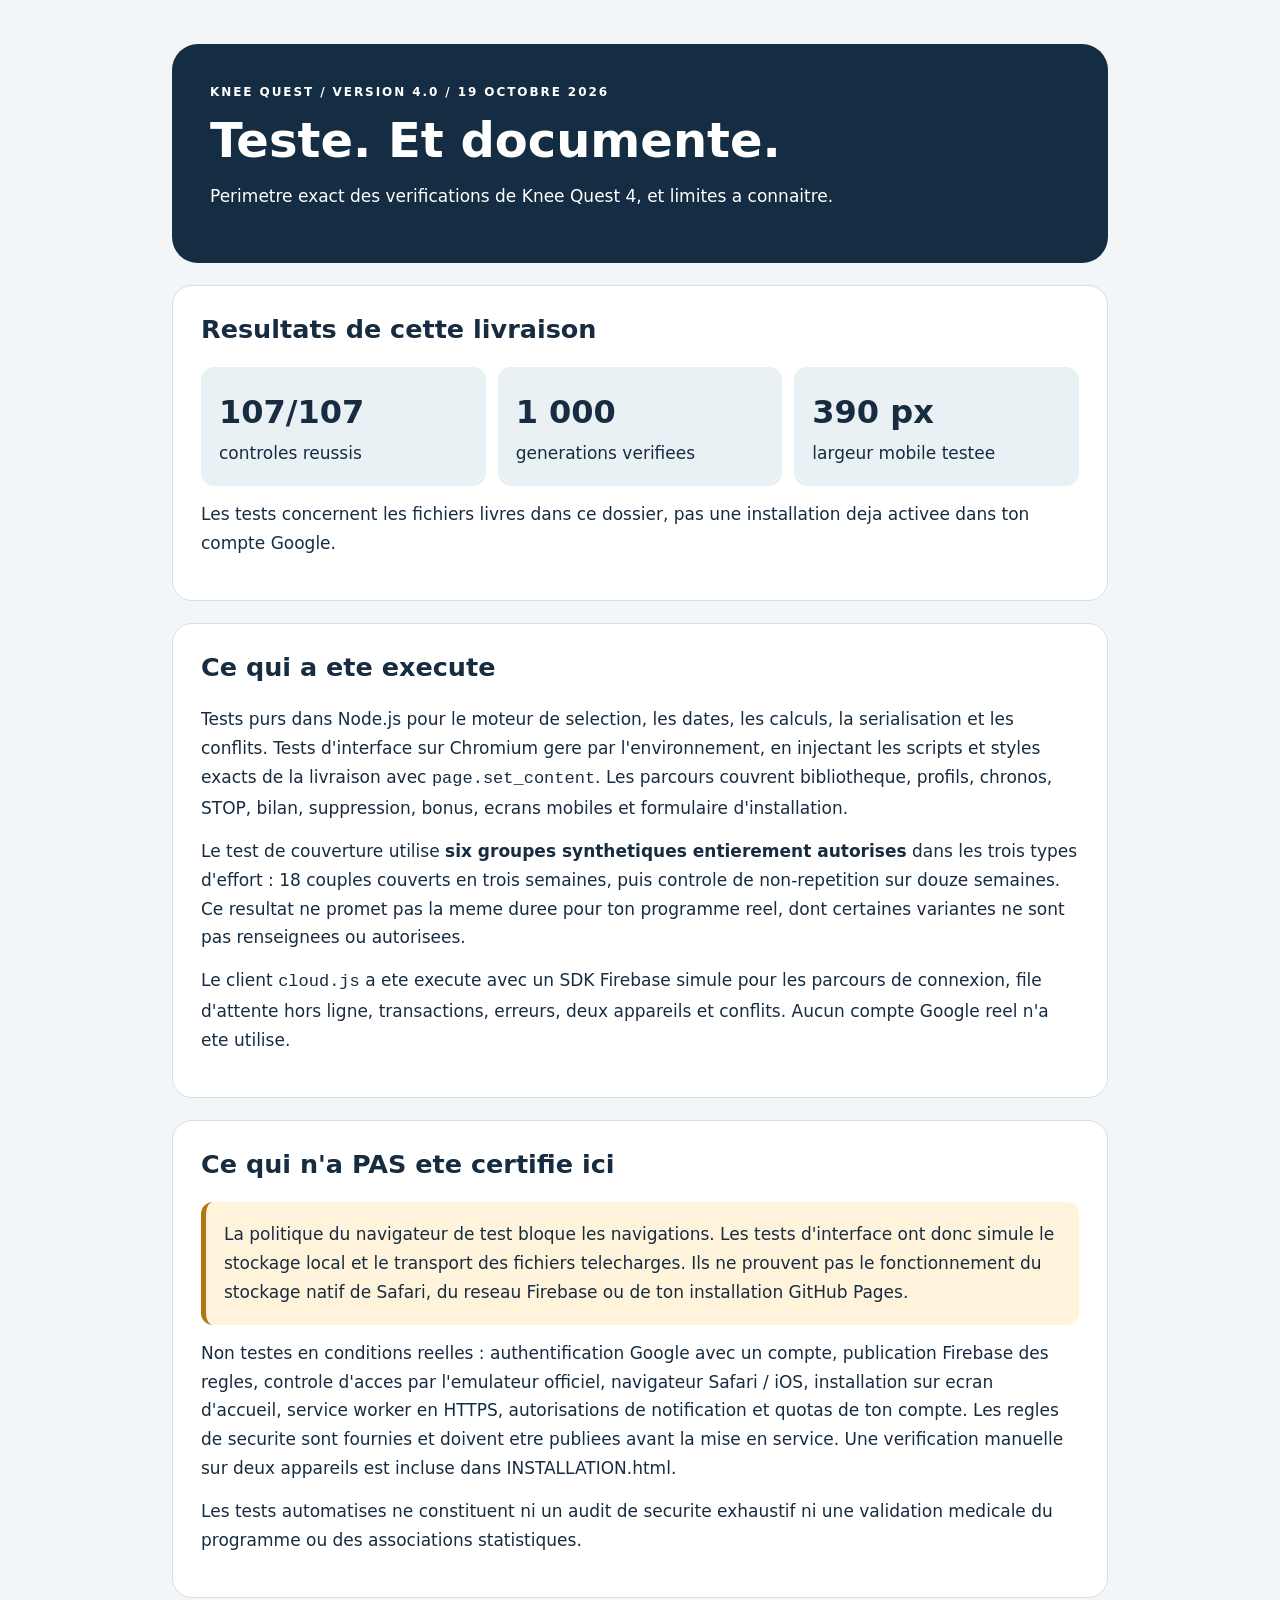
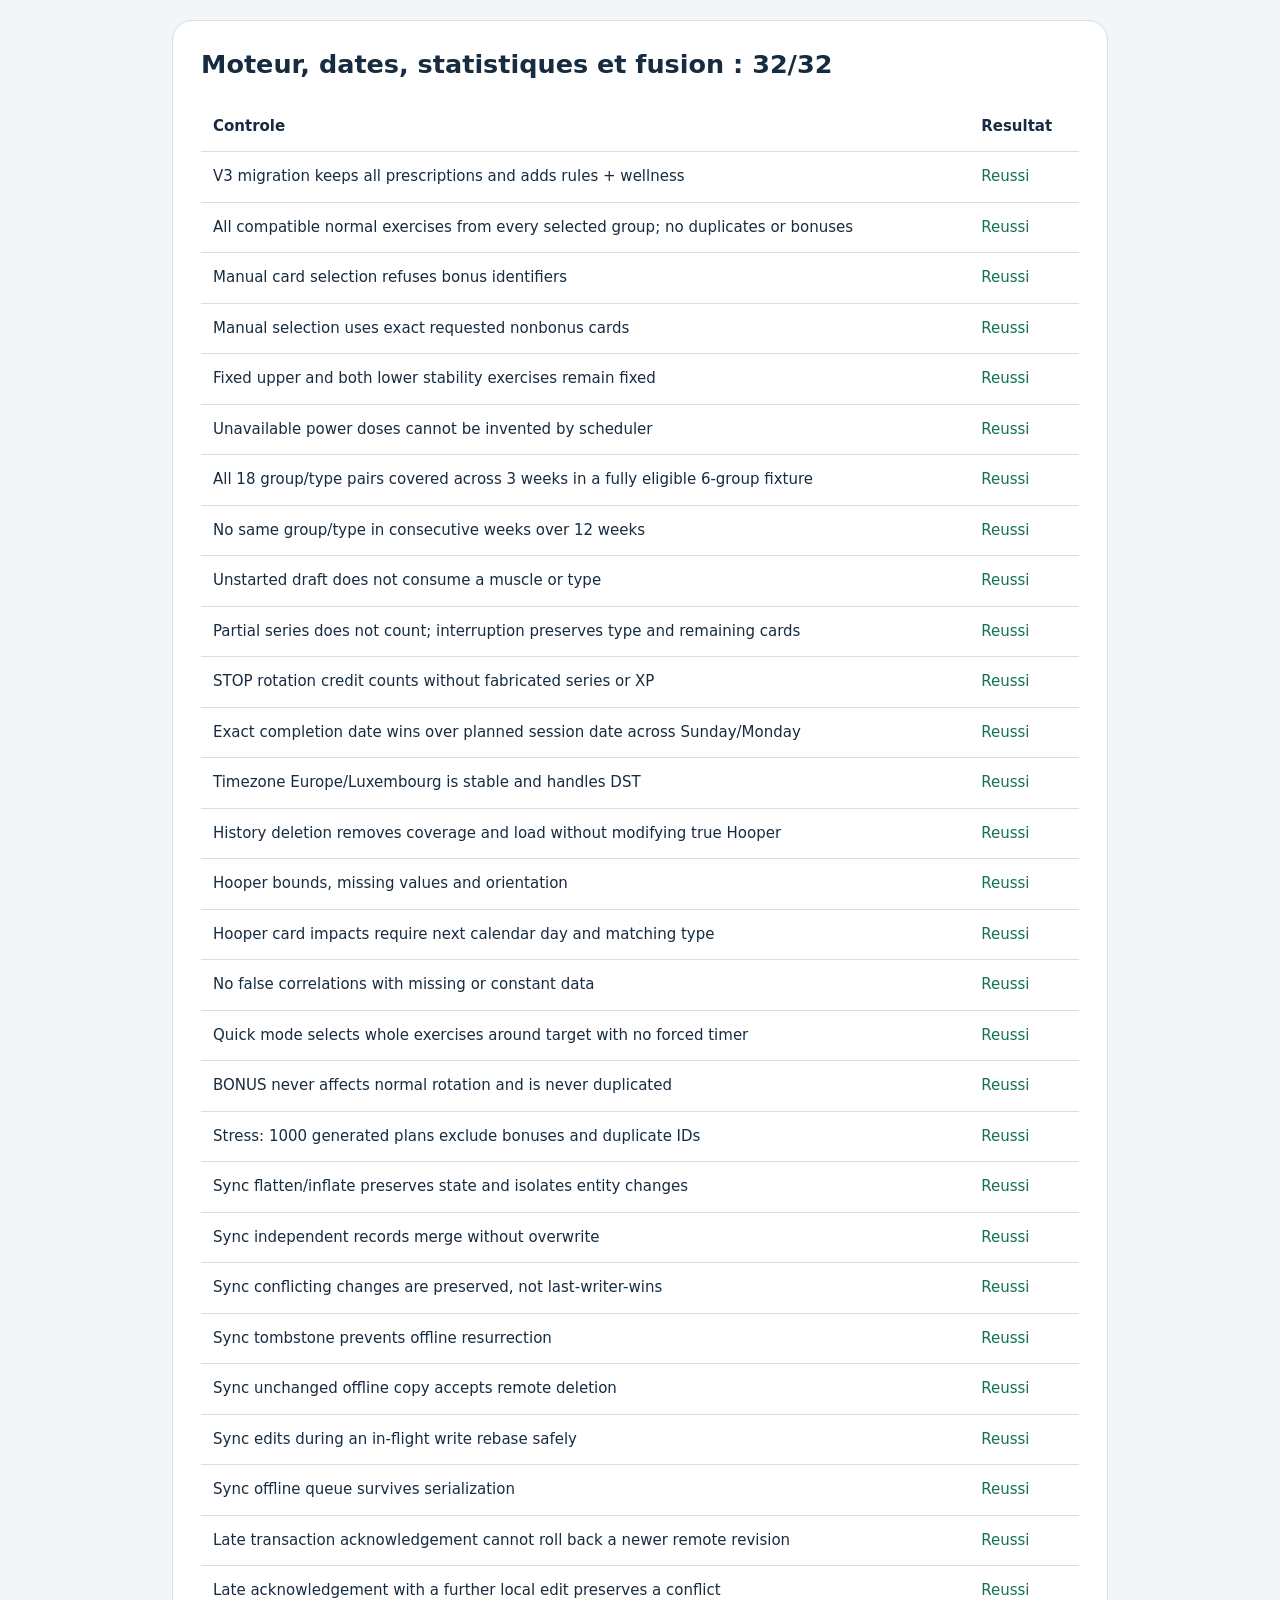
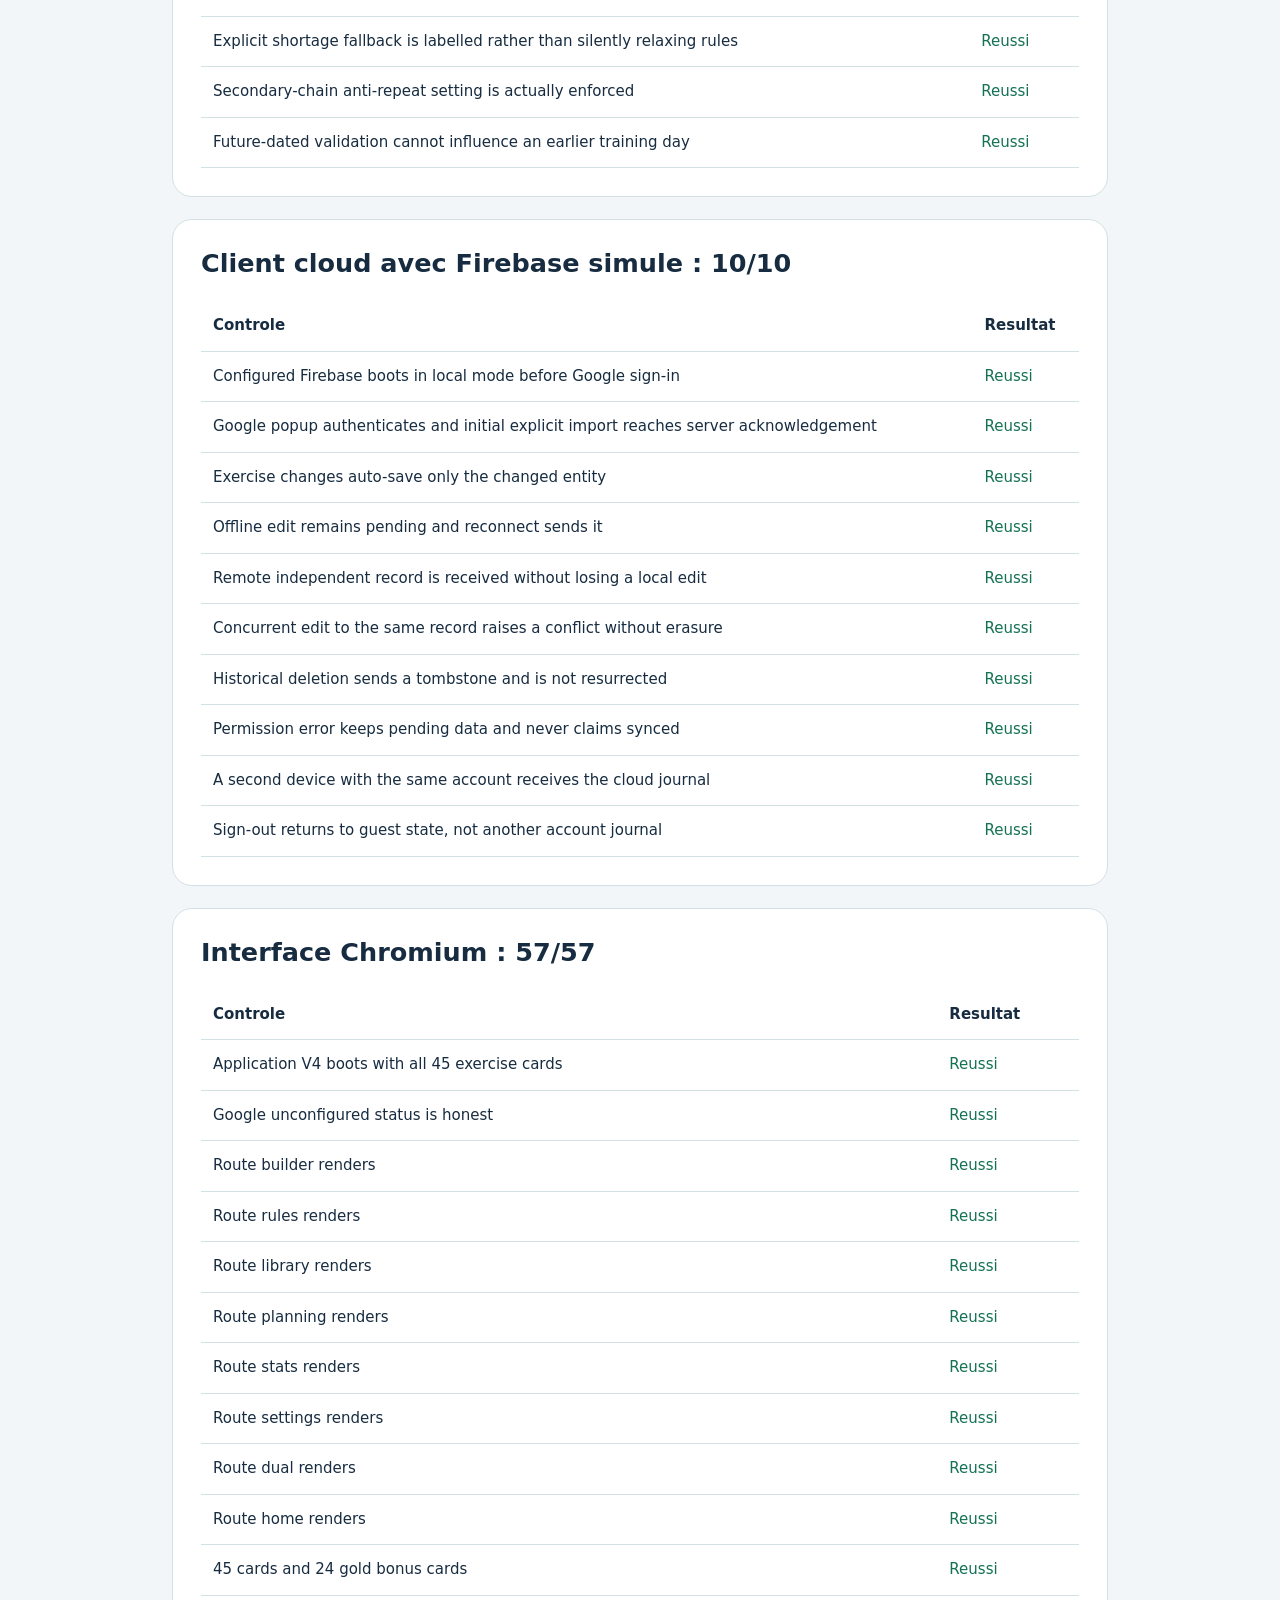
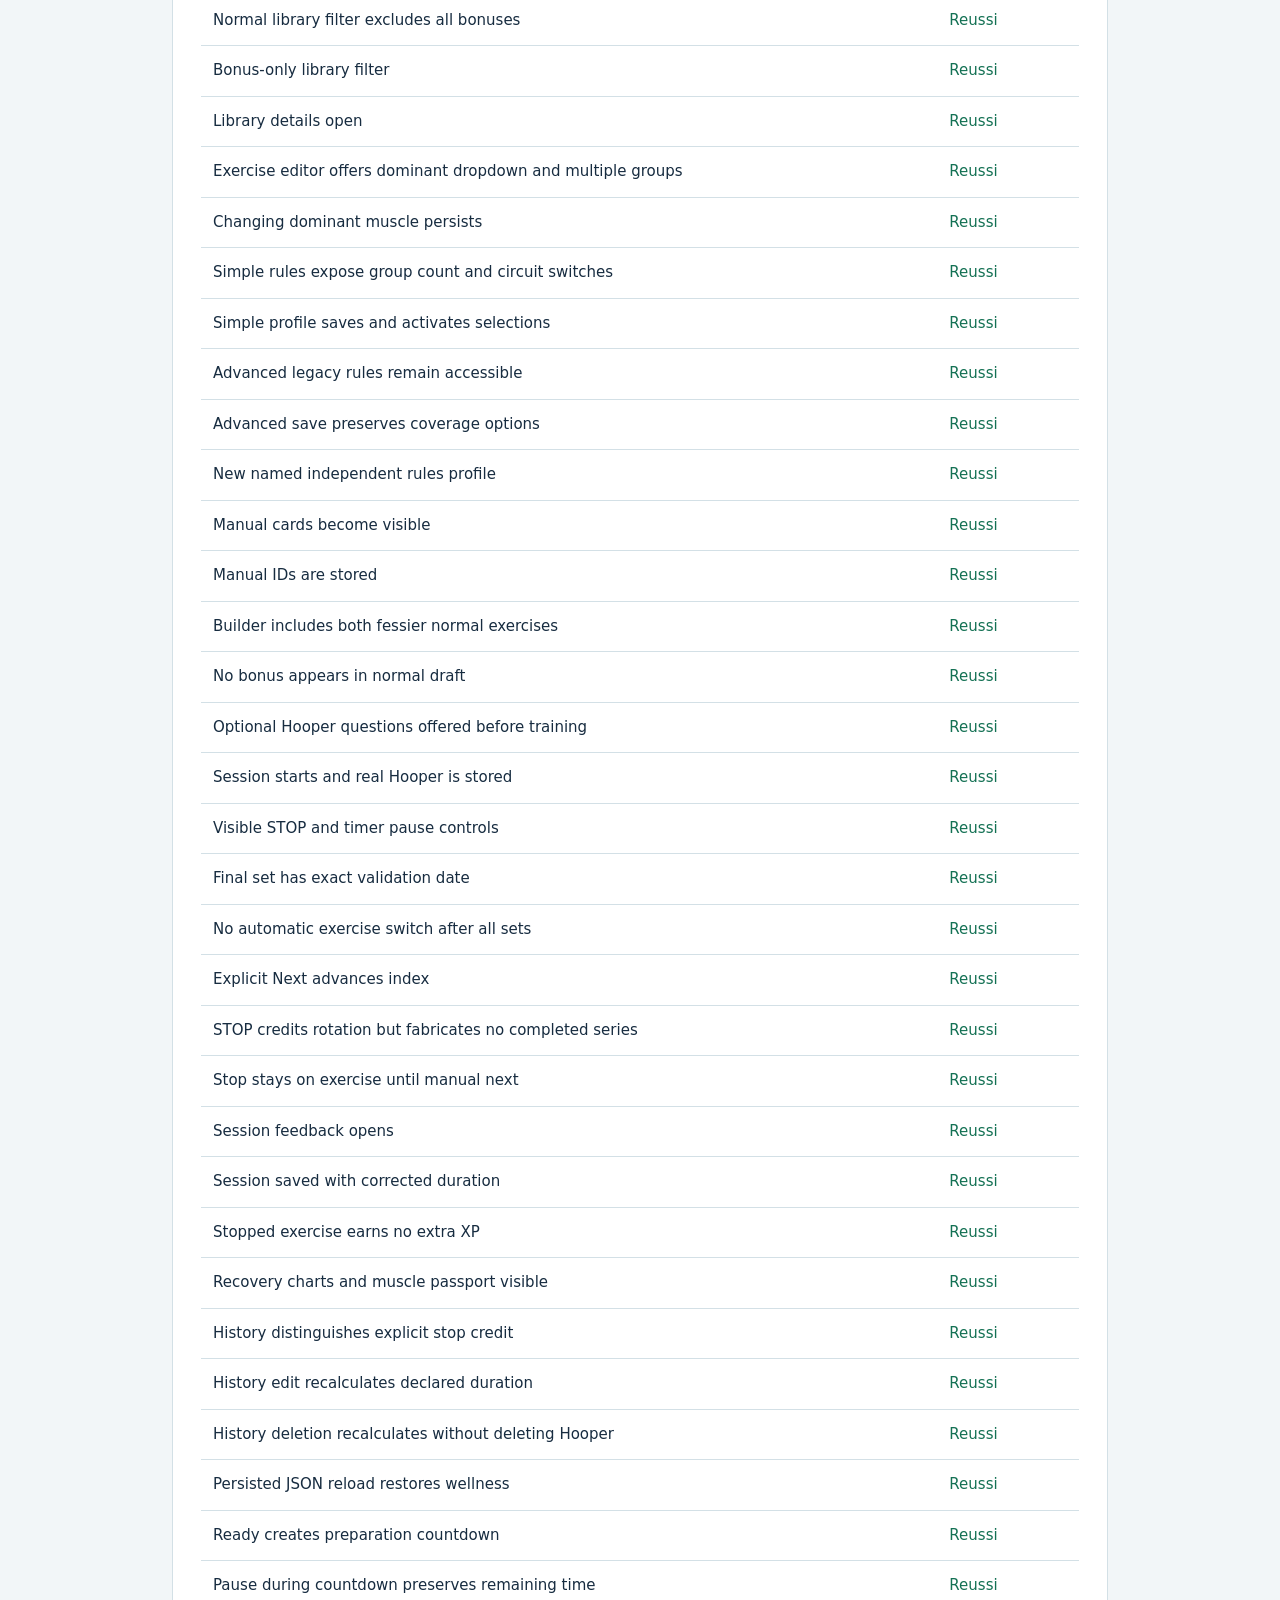
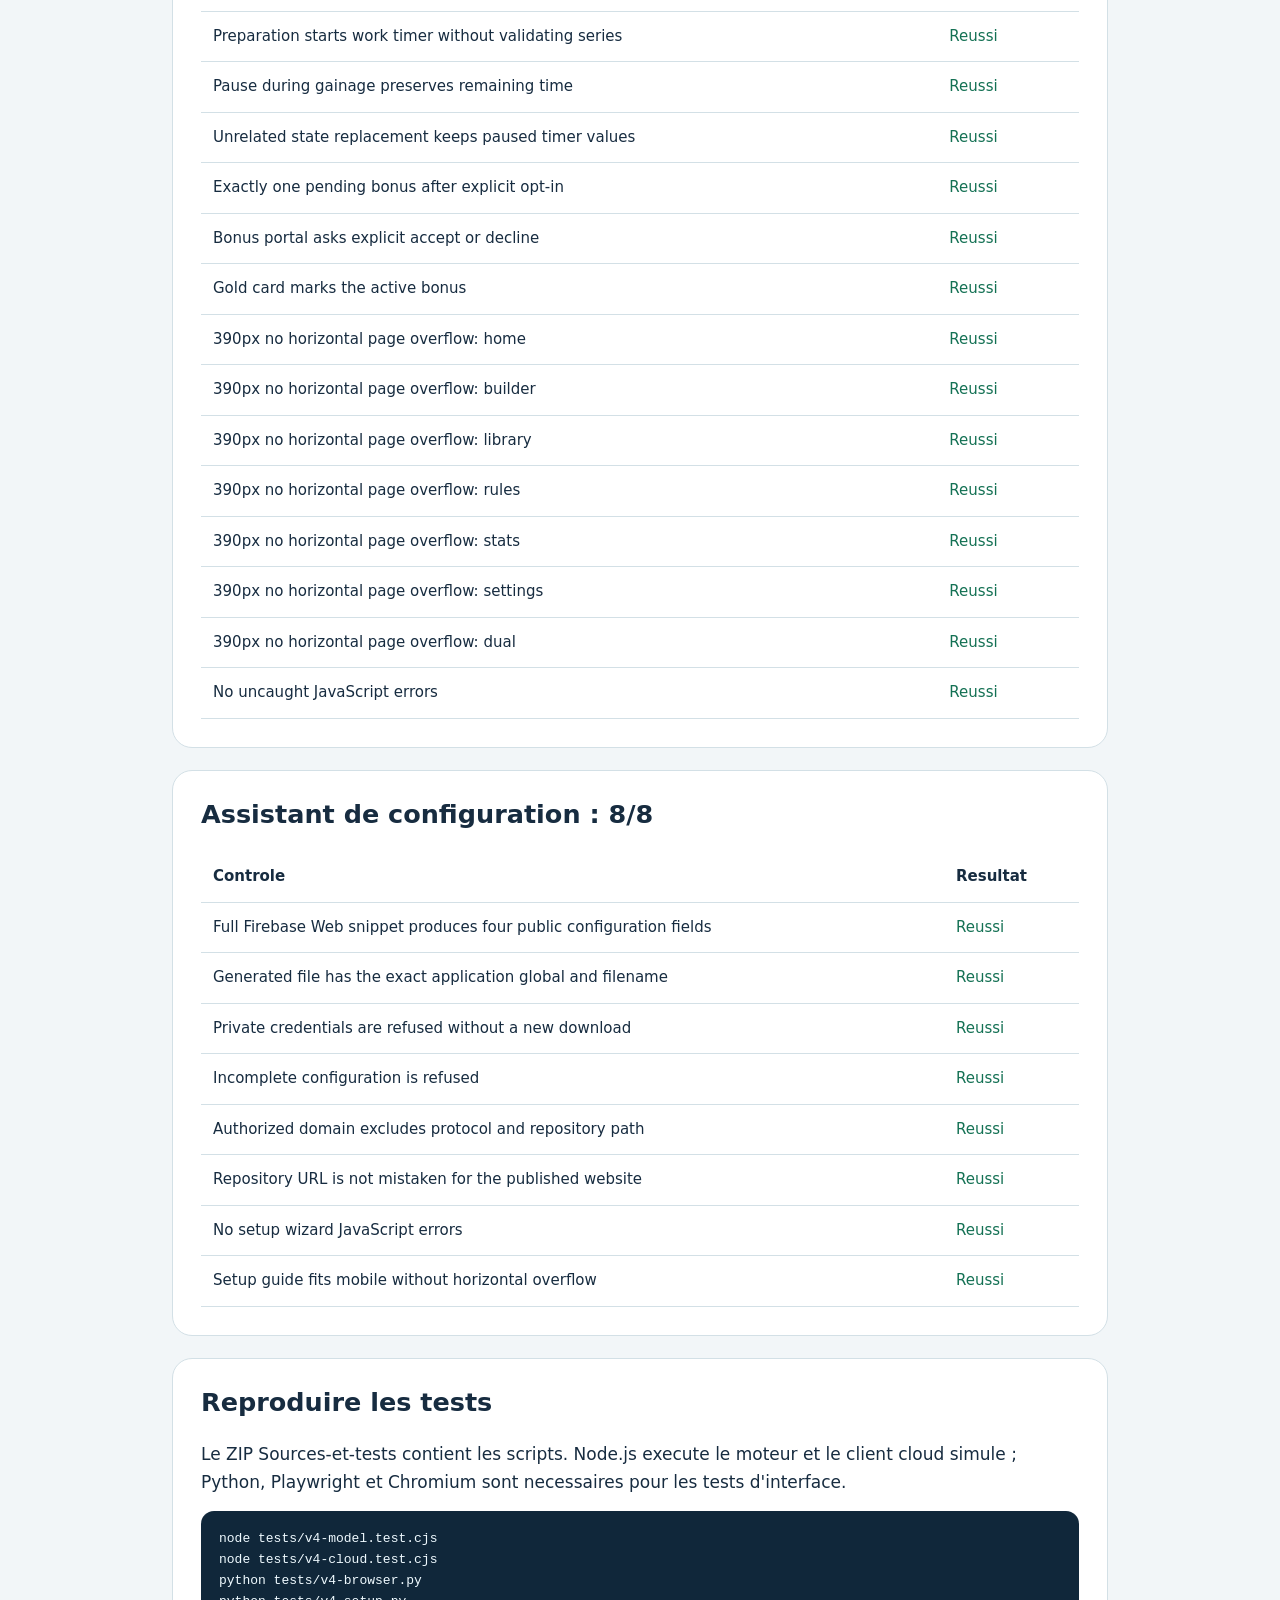
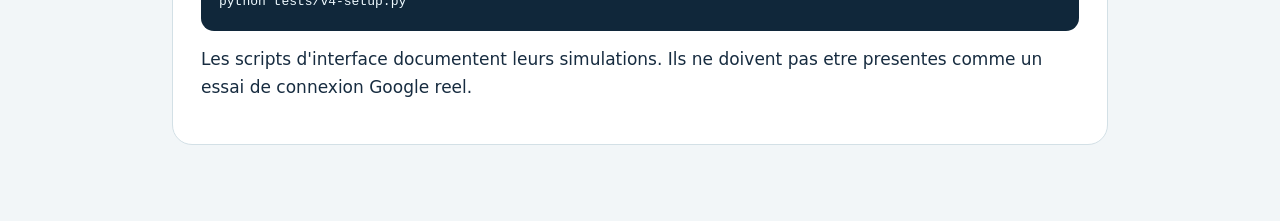
<file: RAPPORT-TESTS.html>
<!doctype html><html lang="fr"><meta charset="utf-8"><meta name="viewport" content="width=device-width,initial-scale=1"><title>Teste. Et documente.</title><style>*{box-sizing:border-box}body{margin:0;background:#f2f6f8;color:#172c40;font:17px/1.7 system-ui,sans-serif}main{max-width:980px;margin:auto;padding:44px 22px 80px}header{padding:38px;background:#142d42;color:#fff;border-radius:26px}h1{font-size:clamp(30px,5vw,48px);line-height:1.12;margin:12px 0}h2{line-height:1.25;margin-top:0}h3{line-height:1.3}p{margin:14px 0}section{padding:28px;margin-top:22px;background:white;border:1px solid #d3e0e6;border-radius:20px}a{color:#08655b}header a{color:#c4ff8d}button,.button{display:inline-block;background:#bcfa7a;color:#123828;border:1px solid #7da35a;border-radius:12px;padding:13px 18px;font:inherit;font-weight:700;cursor:pointer;text-decoration:none;margin:5px 5px 5px 0}button.secondary{background:#e8eff4;color:#152e46}input,textarea{font:inherit;padding:13px;border:1px solid #8fa9b8;border-radius:10px;width:100%;background:#fbfdff}textarea{min-height:180px;font:14px/1.6 ui-monospace,monospace}label{font-weight:700}pre{background:#10273a;color:#effaff;padding:18px;white-space:pre-wrap;overflow-wrap:anywhere;border-radius:13px;font-size:13px;line-height:1.6}code{font-family:ui-monospace,monospace}strong{font-weight:750}.note{padding:18px;border-radius:12px;background:#eaf6f0;border-left:5px solid #268575}.warning{background:#fff4db;border-color:#b27715}.eyebrow{letter-spacing:.16em;text-transform:uppercase;font-size:12px;font-weight:800}.grid{display:grid;grid-template-columns:repeat(3,1fr);gap:12px}.metric{padding:18px;background:#e9f1f5;border-radius:13px}.metric strong{display:block;font-size:32px}.small{font-size:14px;color:#526574}table{border-collapse:collapse;width:100%;font-size:15px}th,td{padding:12px;text-align:left;border-bottom:1px solid #d3e0e6;vertical-align:top}summary{font-weight:700;cursor:pointer}ol{padding-left:24px}li{padding:6px 0}.ok{color:#147154}.bad{color:#99233d}.error{color:#9d2238;font-weight:700}@media(max-width:600px){main{padding:15px 12px 50px}header,section{padding:21px}.grid{grid-template-columns:1fr}table{font-size:13px}td,th{padding:8px}}@media print{body{background:white}section{break-inside:avoid}button{display:none}header{color:#172c40;background:#e9f1f5}}</style><main><header><div class="eyebrow">Knee Quest / Version 4.0 / 19 octobre 2026</div><h1>Teste. Et documente.</h1><p>Perimetre exact des verifications de Knee Quest 4, et limites a connaitre.</p></header><section><h2>Resultats de cette livraison</h2><div class="grid"><div class="metric"><strong>107/107</strong>controles reussis</div><div class="metric"><strong>1 000</strong>generations verifiees</div><div class="metric"><strong>390 px</strong>largeur mobile testee</div></div><p>Les tests concernent les fichiers livres dans ce dossier, pas une installation deja activee dans ton compte Google.</p></section>
<section><h2>Ce qui a ete execute</h2><p>Tests purs dans Node.js pour le moteur de selection, les dates, les calculs, la serialisation et les conflits. Tests d'interface sur Chromium gere par l'environnement, en injectant les scripts et styles exacts de la livraison avec <code>page.set_content</code>. Les parcours couvrent bibliotheque, profils, chronos, STOP, bilan, suppression, bonus, ecrans mobiles et formulaire d'installation.</p><p>Le test de couverture utilise <strong>six groupes synthetiques entierement autorises</strong> dans les trois types d'effort : 18 couples couverts en trois semaines, puis controle de non-repetition sur douze semaines. Ce resultat ne promet pas la meme duree pour ton programme reel, dont certaines variantes ne sont pas renseignees ou autorisees.</p><p>Le client <code>cloud.js</code> a ete execute avec un SDK Firebase simule pour les parcours de connexion, file d'attente hors ligne, transactions, erreurs, deux appareils et conflits. Aucun compte Google reel n'a ete utilise.</p></section>
<section><h2>Ce qui n'a PAS ete certifie ici</h2><p class="note warning">La politique du navigateur de test bloque les navigations. Les tests d'interface ont donc simule le stockage local et le transport des fichiers telecharges. Ils ne prouvent pas le fonctionnement du stockage natif de Safari, du reseau Firebase ou de ton installation GitHub Pages.</p><p>Non testes en conditions reelles : authentification Google avec un compte, publication Firebase des regles, controle d'acces par l'emulateur officiel, navigateur Safari / iOS, installation sur ecran d'accueil, service worker en HTTPS, autorisations de notification et quotas de ton compte. Les regles de securite sont fournies et doivent etre publiees avant la mise en service. Une verification manuelle sur deux appareils est incluse dans INSTALLATION.html.</p><p>Les tests automatises ne constituent ni un audit de securite exhaustif ni une validation medicale du programme ou des associations statistiques.</p></section><section><h2>Moteur, dates, statistiques et fusion : 32/32</h2><table><tr><th>Controle</th><th>Resultat</th></tr><tr><td>V3 migration keeps all prescriptions and adds rules + wellness</td><td class="ok">Reussi</td></tr><tr><td>All compatible normal exercises from every selected group; no duplicates or bonuses</td><td class="ok">Reussi</td></tr><tr><td>Manual card selection refuses bonus identifiers</td><td class="ok">Reussi</td></tr><tr><td>Manual selection uses exact requested nonbonus cards</td><td class="ok">Reussi</td></tr><tr><td>Fixed upper and both lower stability exercises remain fixed</td><td class="ok">Reussi</td></tr><tr><td>Unavailable power doses cannot be invented by scheduler</td><td class="ok">Reussi</td></tr><tr><td>All 18 group/type pairs covered across 3 weeks in a fully eligible 6-group fixture</td><td class="ok">Reussi</td></tr><tr><td>No same group/type in consecutive weeks over 12 weeks</td><td class="ok">Reussi</td></tr><tr><td>Unstarted draft does not consume a muscle or type</td><td class="ok">Reussi</td></tr><tr><td>Partial series does not count; interruption preserves type and remaining cards</td><td class="ok">Reussi</td></tr><tr><td>STOP rotation credit counts without fabricated series or XP</td><td class="ok">Reussi</td></tr><tr><td>Exact completion date wins over planned session date across Sunday/Monday</td><td class="ok">Reussi</td></tr><tr><td>Timezone Europe/Luxembourg is stable and handles DST</td><td class="ok">Reussi</td></tr><tr><td>History deletion removes coverage and load without modifying true Hooper</td><td class="ok">Reussi</td></tr><tr><td>Hooper bounds, missing values and orientation</td><td class="ok">Reussi</td></tr><tr><td>Hooper card impacts require next calendar day and matching type</td><td class="ok">Reussi</td></tr><tr><td>No false correlations with missing or constant data</td><td class="ok">Reussi</td></tr><tr><td>Quick mode selects whole exercises around target with no forced timer</td><td class="ok">Reussi</td></tr><tr><td>BONUS never affects normal rotation and is never duplicated</td><td class="ok">Reussi</td></tr><tr><td>Stress: 1000 generated plans exclude bonuses and duplicate IDs</td><td class="ok">Reussi</td></tr><tr><td>Sync flatten/inflate preserves state and isolates entity changes</td><td class="ok">Reussi</td></tr><tr><td>Sync independent records merge without overwrite</td><td class="ok">Reussi</td></tr><tr><td>Sync conflicting changes are preserved, not last-writer-wins</td><td class="ok">Reussi</td></tr><tr><td>Sync tombstone prevents offline resurrection</td><td class="ok">Reussi</td></tr><tr><td>Sync unchanged offline copy accepts remote deletion</td><td class="ok">Reussi</td></tr><tr><td>Sync edits during an in-flight write rebase safely</td><td class="ok">Reussi</td></tr><tr><td>Sync offline queue survives serialization</td><td class="ok">Reussi</td></tr><tr><td>Late transaction acknowledgement cannot roll back a newer remote revision</td><td class="ok">Reussi</td></tr><tr><td>Late acknowledgement with a further local edit preserves a conflict</td><td class="ok">Reussi</td></tr><tr><td>Explicit shortage fallback is labelled rather than silently relaxing rules</td><td class="ok">Reussi</td></tr><tr><td>Secondary-chain anti-repeat setting is actually enforced</td><td class="ok">Reussi</td></tr><tr><td>Future-dated validation cannot influence an earlier training day</td><td class="ok">Reussi</td></tr></table></section><section><h2>Client cloud avec Firebase simule : 10/10</h2><table><tr><th>Controle</th><th>Resultat</th></tr><tr><td>Configured Firebase boots in local mode before Google sign-in</td><td class="ok">Reussi</td></tr><tr><td>Google popup authenticates and initial explicit import reaches server acknowledgement</td><td class="ok">Reussi</td></tr><tr><td>Exercise changes auto-save only the changed entity</td><td class="ok">Reussi</td></tr><tr><td>Offline edit remains pending and reconnect sends it</td><td class="ok">Reussi</td></tr><tr><td>Remote independent record is received without losing a local edit</td><td class="ok">Reussi</td></tr><tr><td>Concurrent edit to the same record raises a conflict without erasure</td><td class="ok">Reussi</td></tr><tr><td>Historical deletion sends a tombstone and is not resurrected</td><td class="ok">Reussi</td></tr><tr><td>Permission error keeps pending data and never claims synced</td><td class="ok">Reussi</td></tr><tr><td>A second device with the same account receives the cloud journal</td><td class="ok">Reussi</td></tr><tr><td>Sign-out returns to guest state, not another account journal</td><td class="ok">Reussi</td></tr></table></section><section><h2>Interface Chromium : 57/57</h2><table><tr><th>Controle</th><th>Resultat</th></tr><tr><td>Application V4 boots with all 45 exercise cards</td><td class="ok">Reussi</td></tr><tr><td>Google unconfigured status is honest</td><td class="ok">Reussi</td></tr><tr><td>Route builder renders</td><td class="ok">Reussi</td></tr><tr><td>Route rules renders</td><td class="ok">Reussi</td></tr><tr><td>Route library renders</td><td class="ok">Reussi</td></tr><tr><td>Route planning renders</td><td class="ok">Reussi</td></tr><tr><td>Route stats renders</td><td class="ok">Reussi</td></tr><tr><td>Route settings renders</td><td class="ok">Reussi</td></tr><tr><td>Route dual renders</td><td class="ok">Reussi</td></tr><tr><td>Route home renders</td><td class="ok">Reussi</td></tr><tr><td>45 cards and 24 gold bonus cards</td><td class="ok">Reussi</td></tr><tr><td>Normal library filter excludes all bonuses</td><td class="ok">Reussi</td></tr><tr><td>Bonus-only library filter</td><td class="ok">Reussi</td></tr><tr><td>Library details open</td><td class="ok">Reussi</td></tr><tr><td>Exercise editor offers dominant dropdown and multiple groups</td><td class="ok">Reussi</td></tr><tr><td>Changing dominant muscle persists</td><td class="ok">Reussi</td></tr><tr><td>Simple rules expose group count and circuit switches</td><td class="ok">Reussi</td></tr><tr><td>Simple profile saves and activates selections</td><td class="ok">Reussi</td></tr><tr><td>Advanced legacy rules remain accessible</td><td class="ok">Reussi</td></tr><tr><td>Advanced save preserves coverage options</td><td class="ok">Reussi</td></tr><tr><td>New named independent rules profile</td><td class="ok">Reussi</td></tr><tr><td>Manual cards become visible</td><td class="ok">Reussi</td></tr><tr><td>Manual IDs are stored</td><td class="ok">Reussi</td></tr><tr><td>Builder includes both fessier normal exercises</td><td class="ok">Reussi</td></tr><tr><td>No bonus appears in normal draft</td><td class="ok">Reussi</td></tr><tr><td>Optional Hooper questions offered before training</td><td class="ok">Reussi</td></tr><tr><td>Session starts and real Hooper is stored</td><td class="ok">Reussi</td></tr><tr><td>Visible STOP and timer pause controls</td><td class="ok">Reussi</td></tr><tr><td>Final set has exact validation date</td><td class="ok">Reussi</td></tr><tr><td>No automatic exercise switch after all sets</td><td class="ok">Reussi</td></tr><tr><td>Explicit Next advances index</td><td class="ok">Reussi</td></tr><tr><td>STOP credits rotation but fabricates no completed series</td><td class="ok">Reussi</td></tr><tr><td>Stop stays on exercise until manual next</td><td class="ok">Reussi</td></tr><tr><td>Session feedback opens</td><td class="ok">Reussi</td></tr><tr><td>Session saved with corrected duration</td><td class="ok">Reussi</td></tr><tr><td>Stopped exercise earns no extra XP</td><td class="ok">Reussi</td></tr><tr><td>Recovery charts and muscle passport visible</td><td class="ok">Reussi</td></tr><tr><td>History distinguishes explicit stop credit</td><td class="ok">Reussi</td></tr><tr><td>History edit recalculates declared duration</td><td class="ok">Reussi</td></tr><tr><td>History deletion recalculates without deleting Hooper</td><td class="ok">Reussi</td></tr><tr><td>Persisted JSON reload restores wellness</td><td class="ok">Reussi</td></tr><tr><td>Ready creates preparation countdown</td><td class="ok">Reussi</td></tr><tr><td>Pause during countdown preserves remaining time</td><td class="ok">Reussi</td></tr><tr><td>Preparation starts work timer without validating series</td><td class="ok">Reussi</td></tr><tr><td>Pause during gainage preserves remaining time</td><td class="ok">Reussi</td></tr><tr><td>Unrelated state replacement keeps paused timer values</td><td class="ok">Reussi</td></tr><tr><td>Exactly one pending bonus after explicit opt-in</td><td class="ok">Reussi</td></tr><tr><td>Bonus portal asks explicit accept or decline</td><td class="ok">Reussi</td></tr><tr><td>Gold card marks the active bonus</td><td class="ok">Reussi</td></tr><tr><td>390px no horizontal page overflow: home</td><td class="ok">Reussi</td></tr><tr><td>390px no horizontal page overflow: builder</td><td class="ok">Reussi</td></tr><tr><td>390px no horizontal page overflow: library</td><td class="ok">Reussi</td></tr><tr><td>390px no horizontal page overflow: rules</td><td class="ok">Reussi</td></tr><tr><td>390px no horizontal page overflow: stats</td><td class="ok">Reussi</td></tr><tr><td>390px no horizontal page overflow: settings</td><td class="ok">Reussi</td></tr><tr><td>390px no horizontal page overflow: dual</td><td class="ok">Reussi</td></tr><tr><td>No uncaught JavaScript errors</td><td class="ok">Reussi</td></tr></table></section><section><h2>Assistant de configuration : 8/8</h2><table><tr><th>Controle</th><th>Resultat</th></tr><tr><td>Full Firebase Web snippet produces four public configuration fields</td><td class="ok">Reussi</td></tr><tr><td>Generated file has the exact application global and filename</td><td class="ok">Reussi</td></tr><tr><td>Private credentials are refused without a new download</td><td class="ok">Reussi</td></tr><tr><td>Incomplete configuration is refused</td><td class="ok">Reussi</td></tr><tr><td>Authorized domain excludes protocol and repository path</td><td class="ok">Reussi</td></tr><tr><td>Repository URL is not mistaken for the published website</td><td class="ok">Reussi</td></tr><tr><td>No setup wizard JavaScript errors</td><td class="ok">Reussi</td></tr><tr><td>Setup guide fits mobile without horizontal overflow</td><td class="ok">Reussi</td></tr></table></section><section><h2>Reproduire les tests</h2><p>Le ZIP Sources-et-tests contient les scripts. Node.js execute le moteur et le client cloud simule ; Python, Playwright et Chromium sont necessaires pour les tests d'interface.</p><pre>node tests/v4-model.test.cjs
node tests/v4-cloud.test.cjs
python tests/v4-browser.py
python tests/v4-setup.py</pre><p>Les scripts d'interface documentent leurs simulations. Ils ne doivent pas etre presentes comme un essai de connexion Google reel.</p></section></main></html>
</file>
